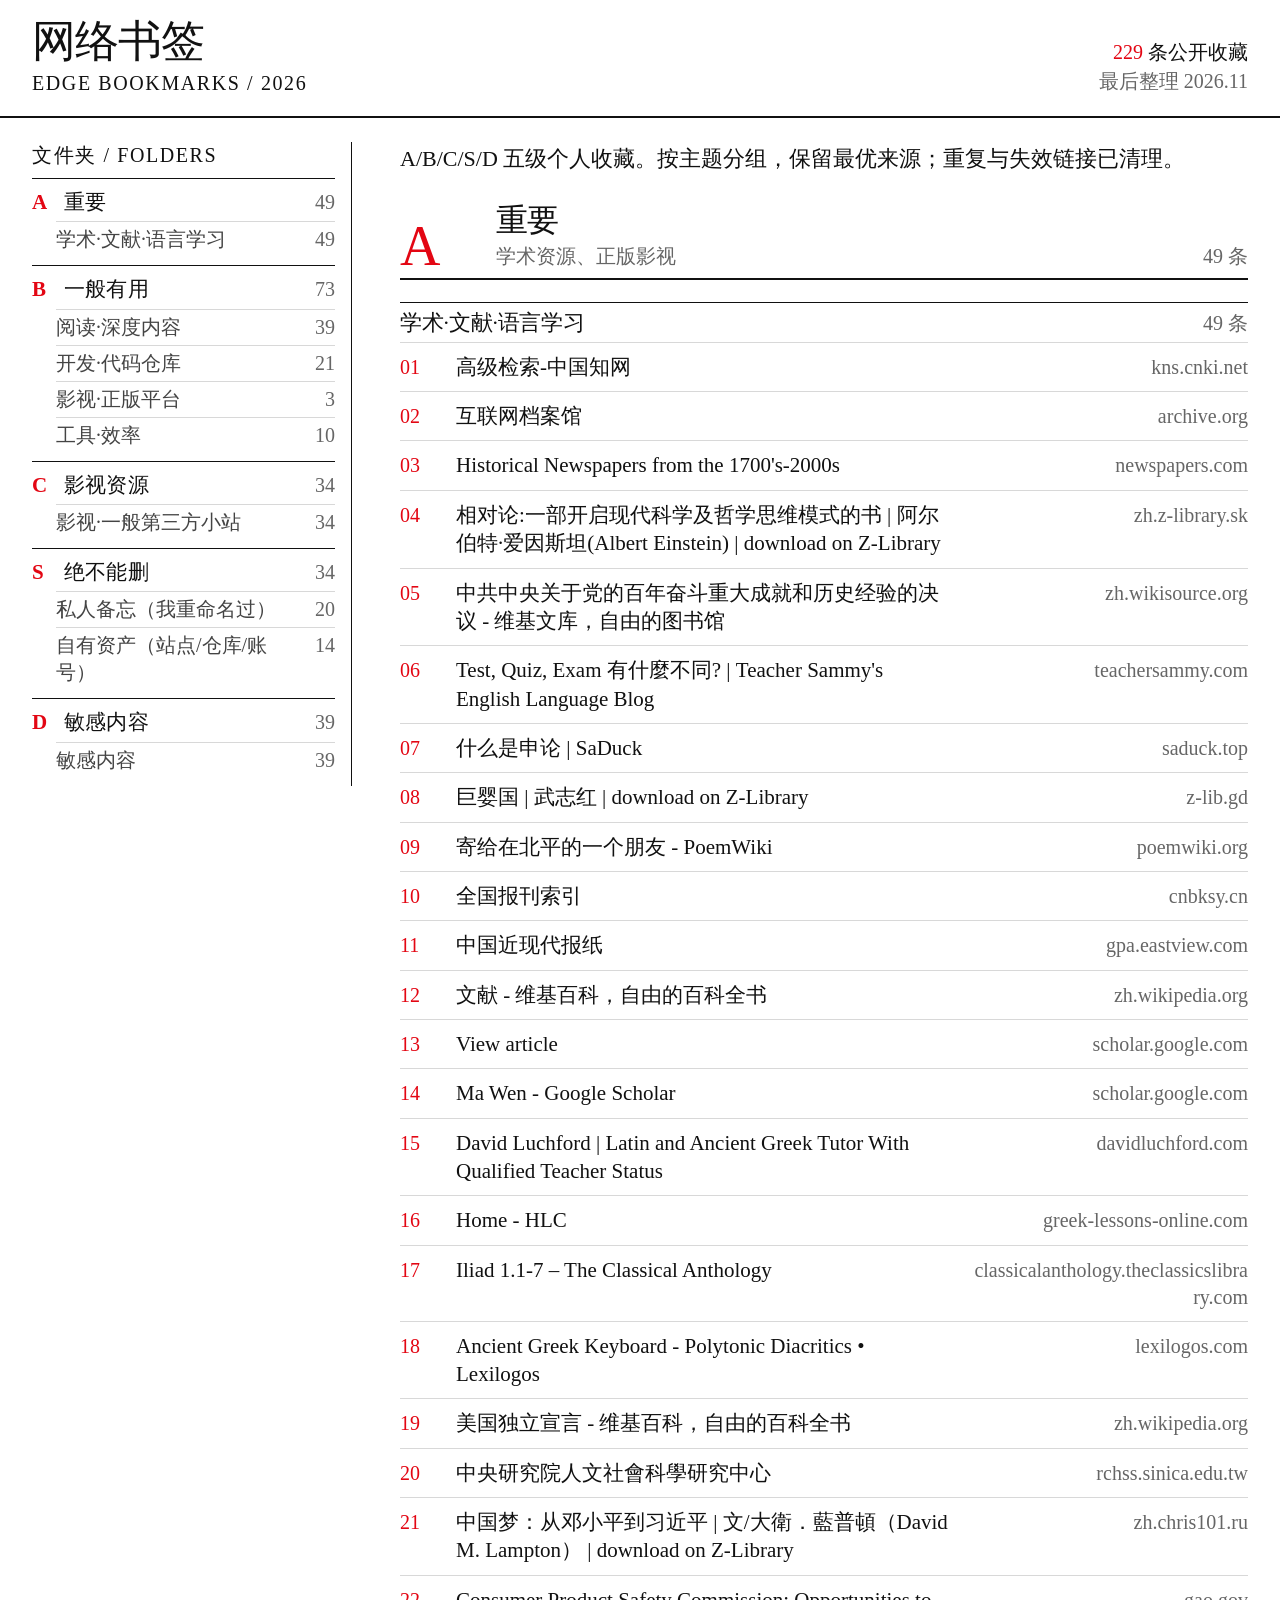
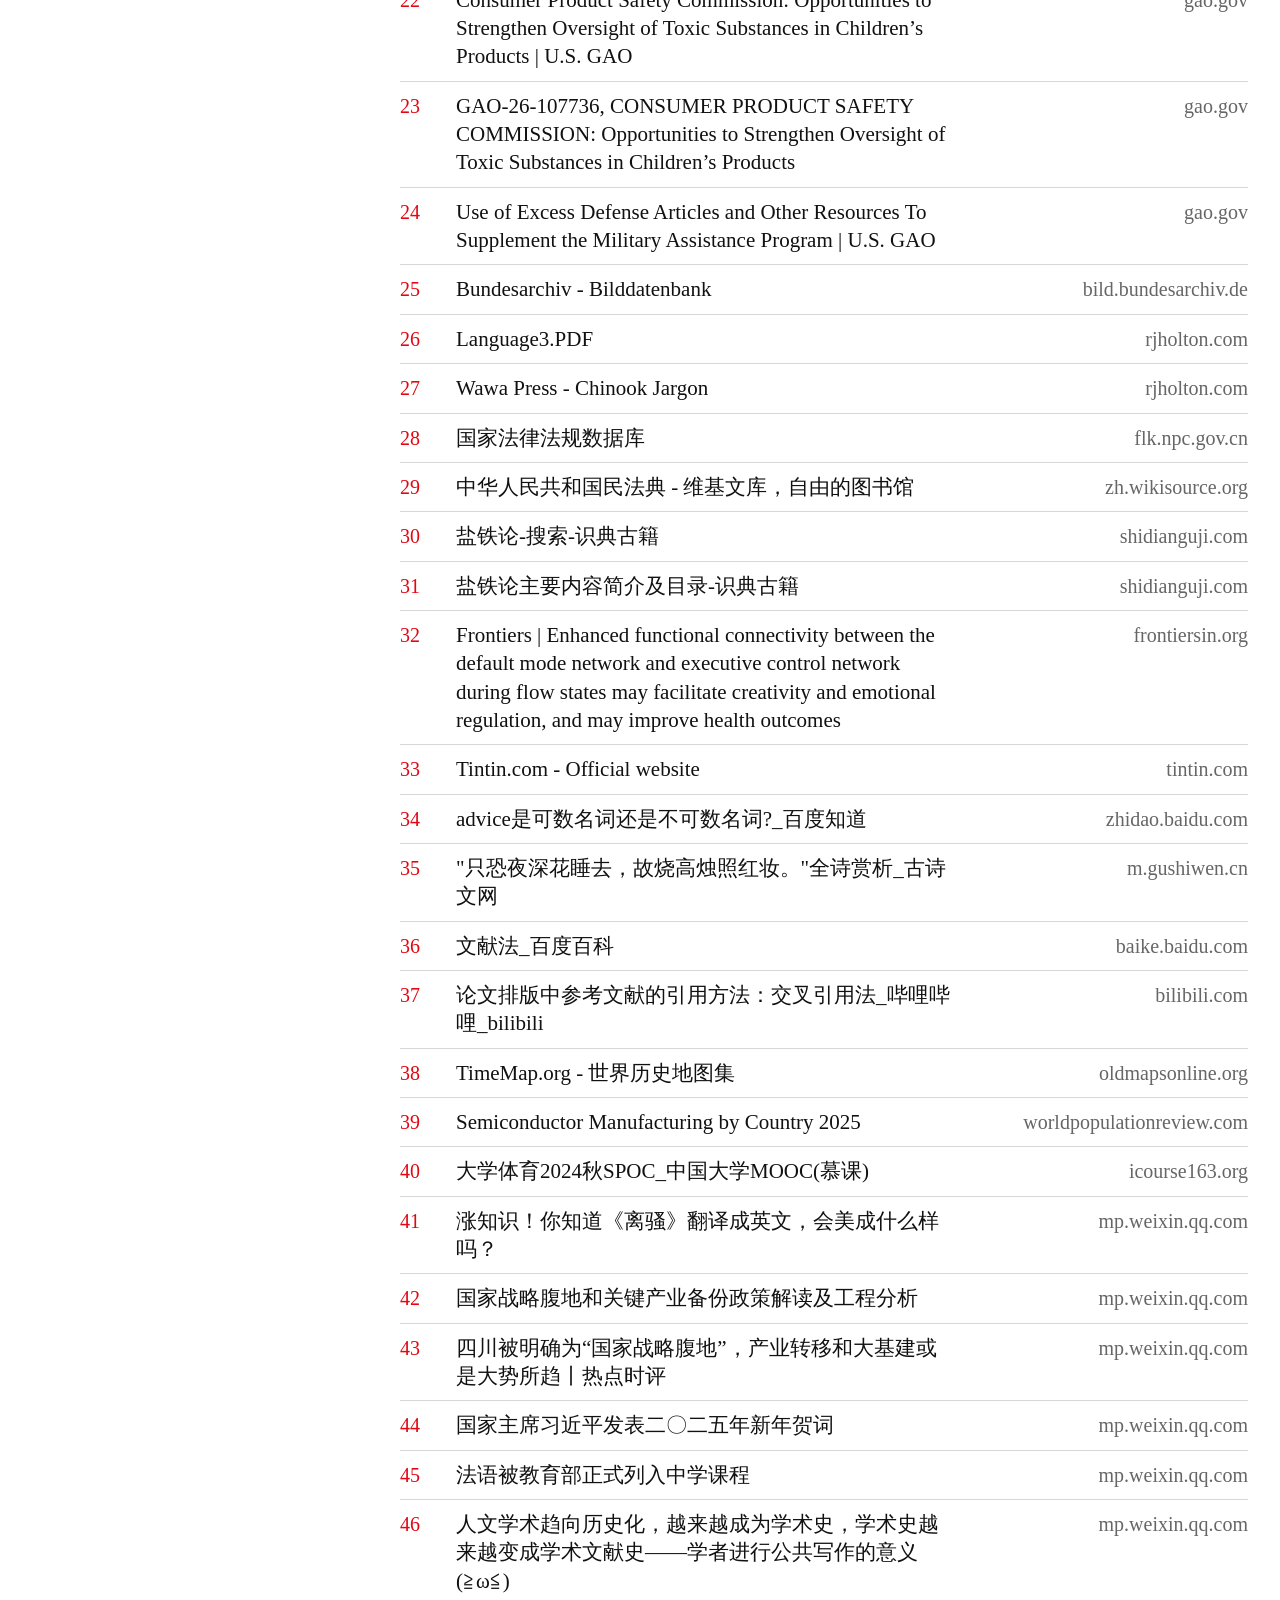
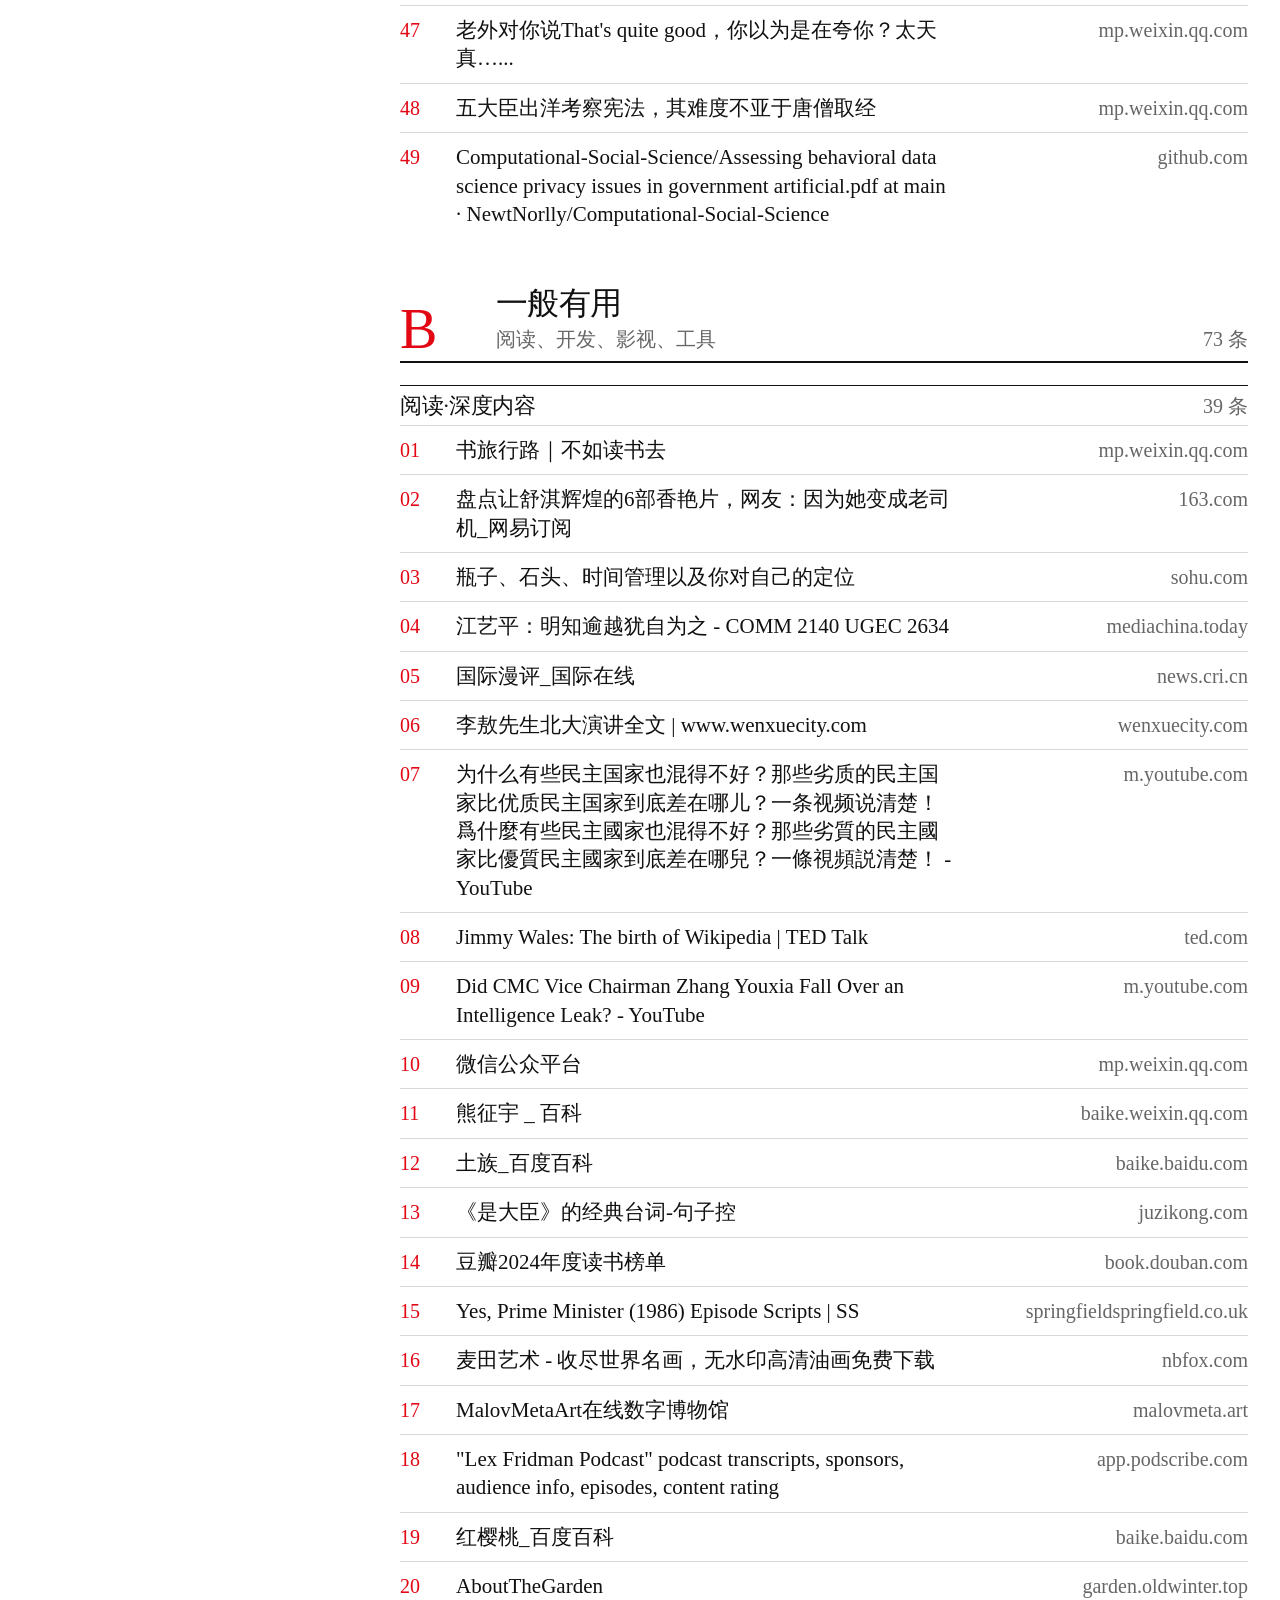
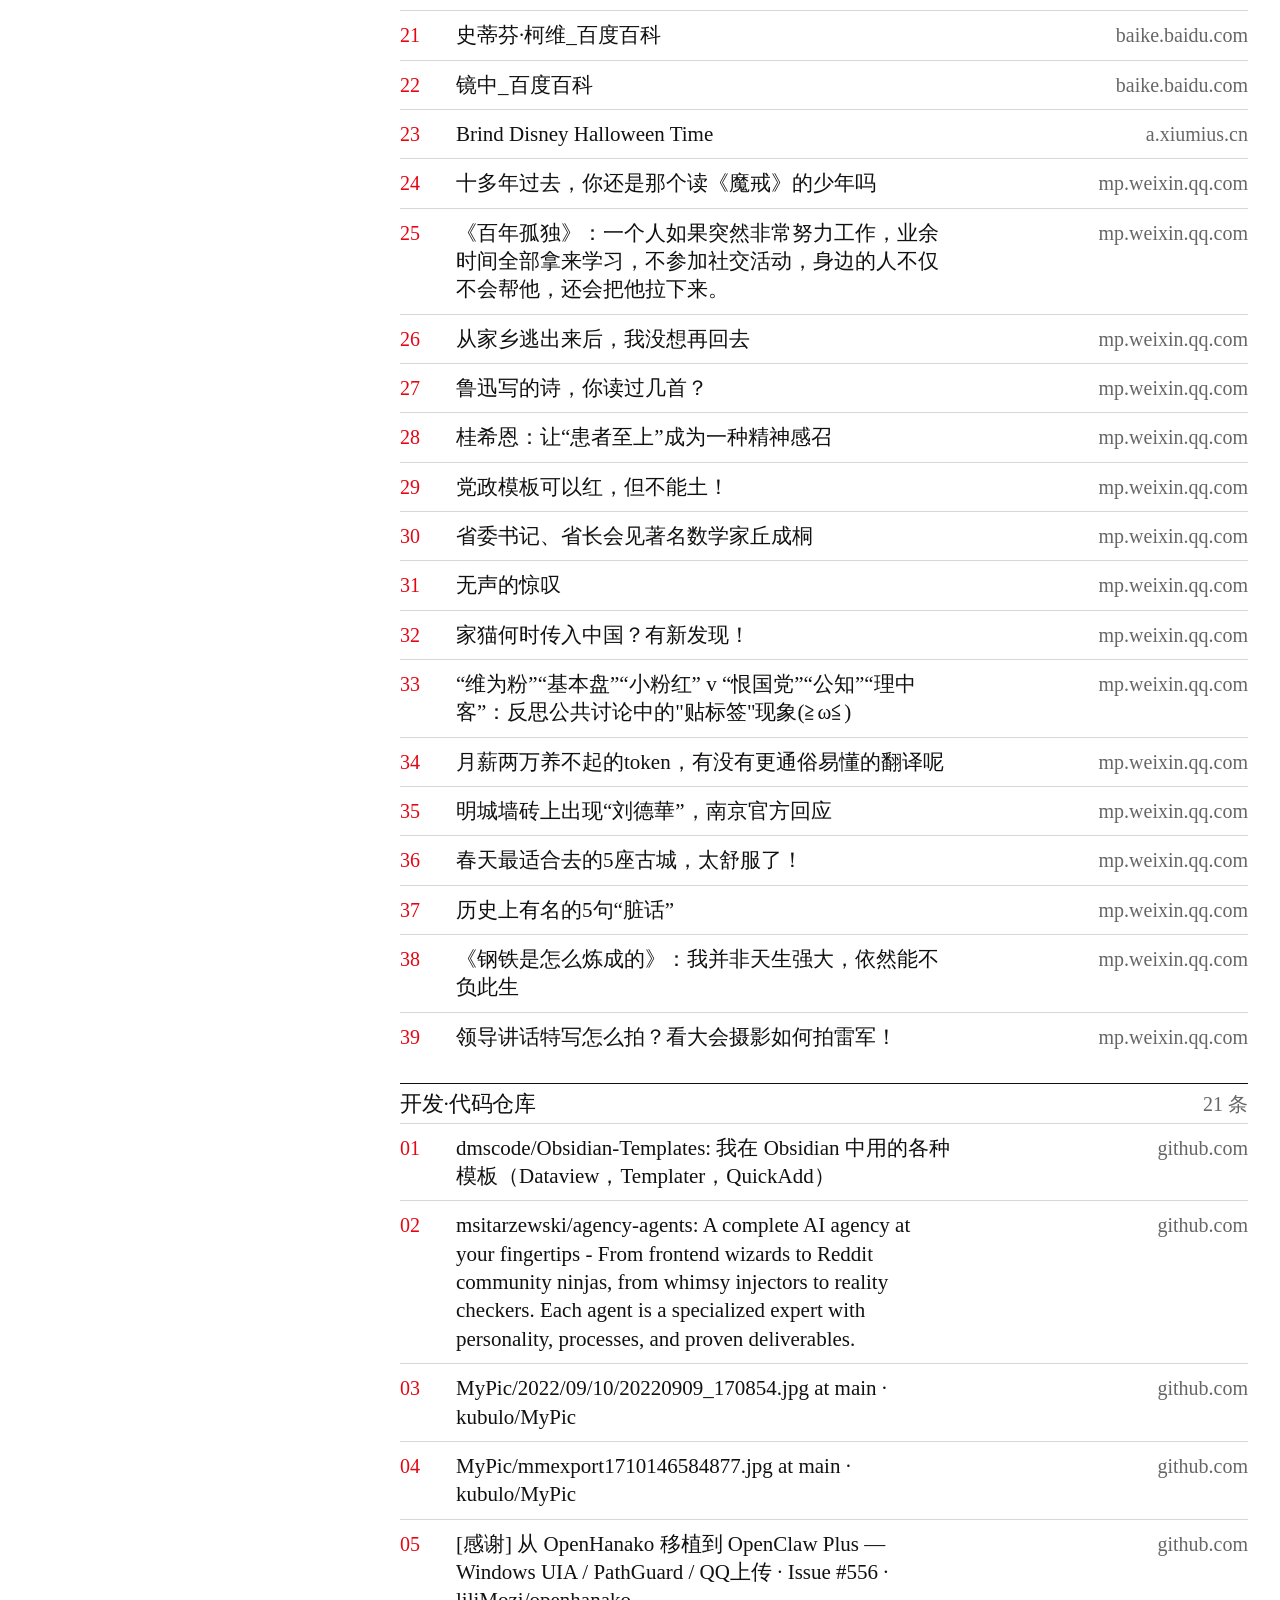
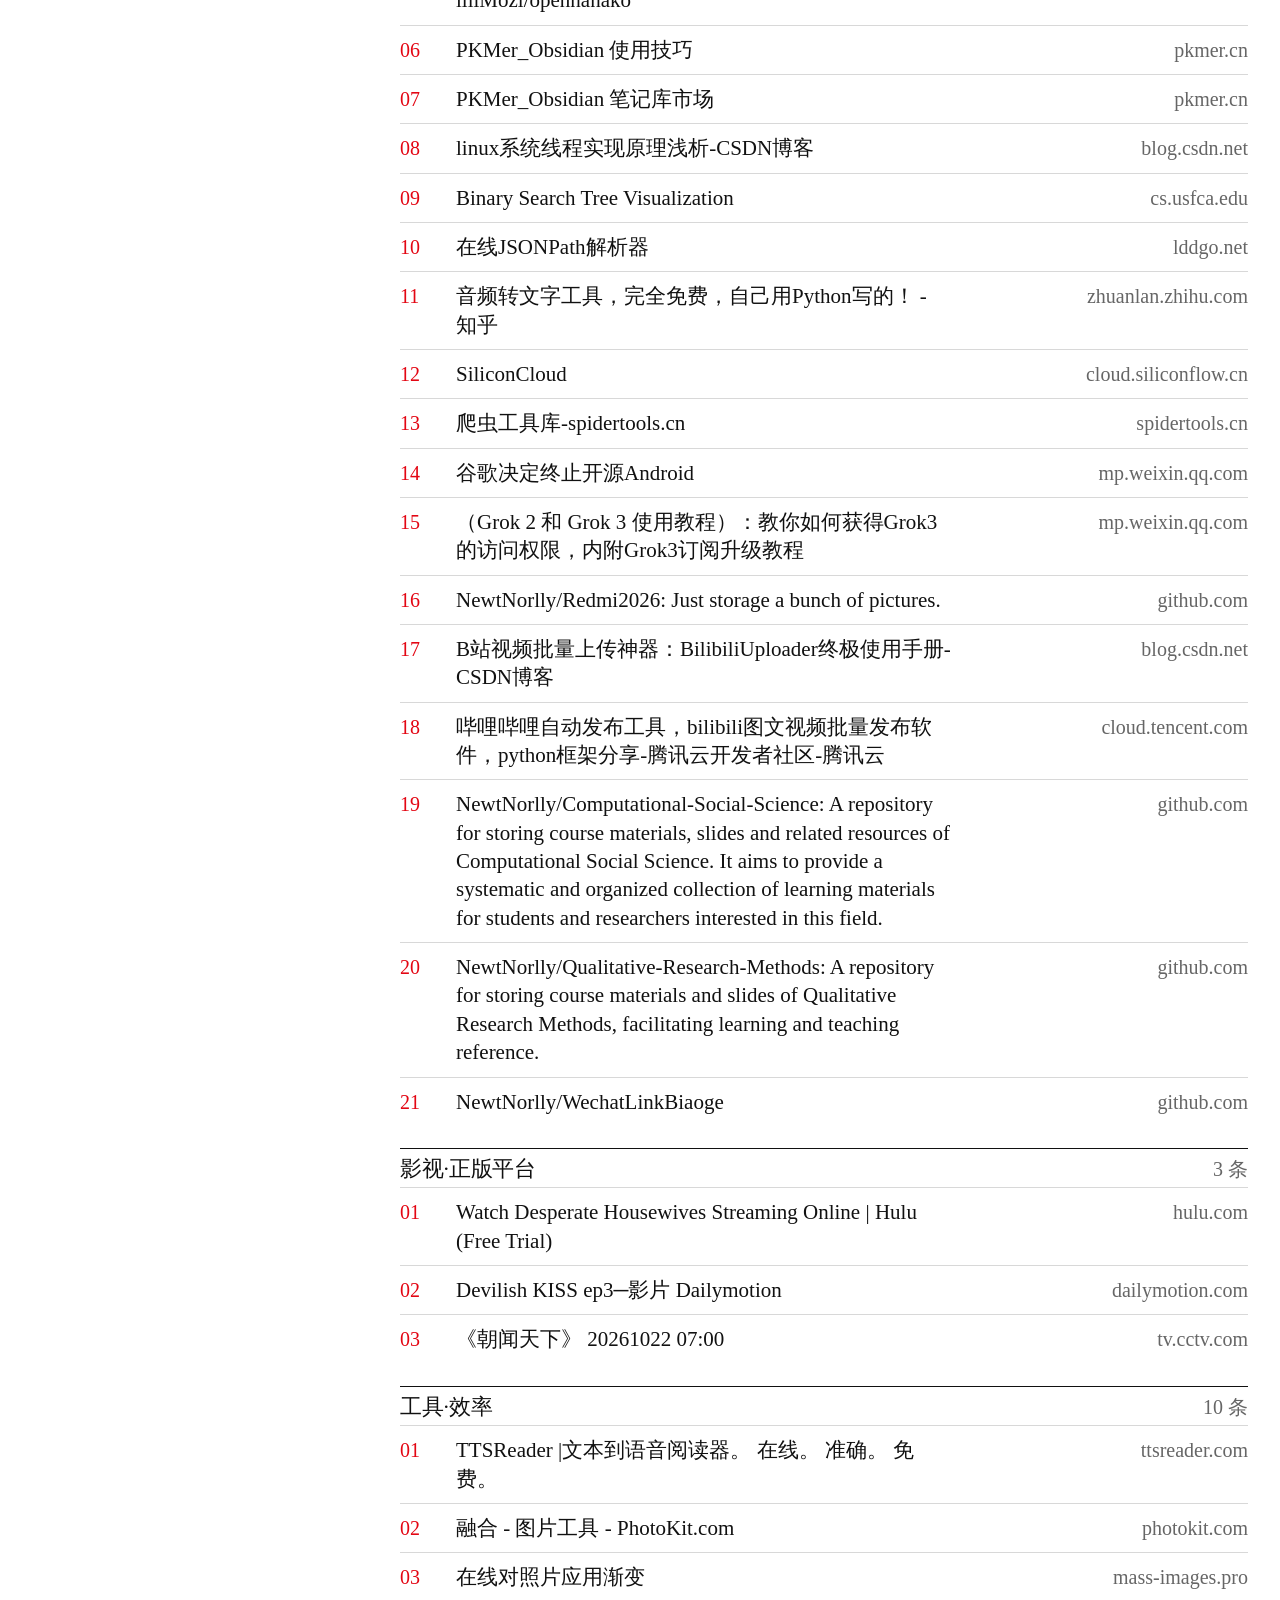
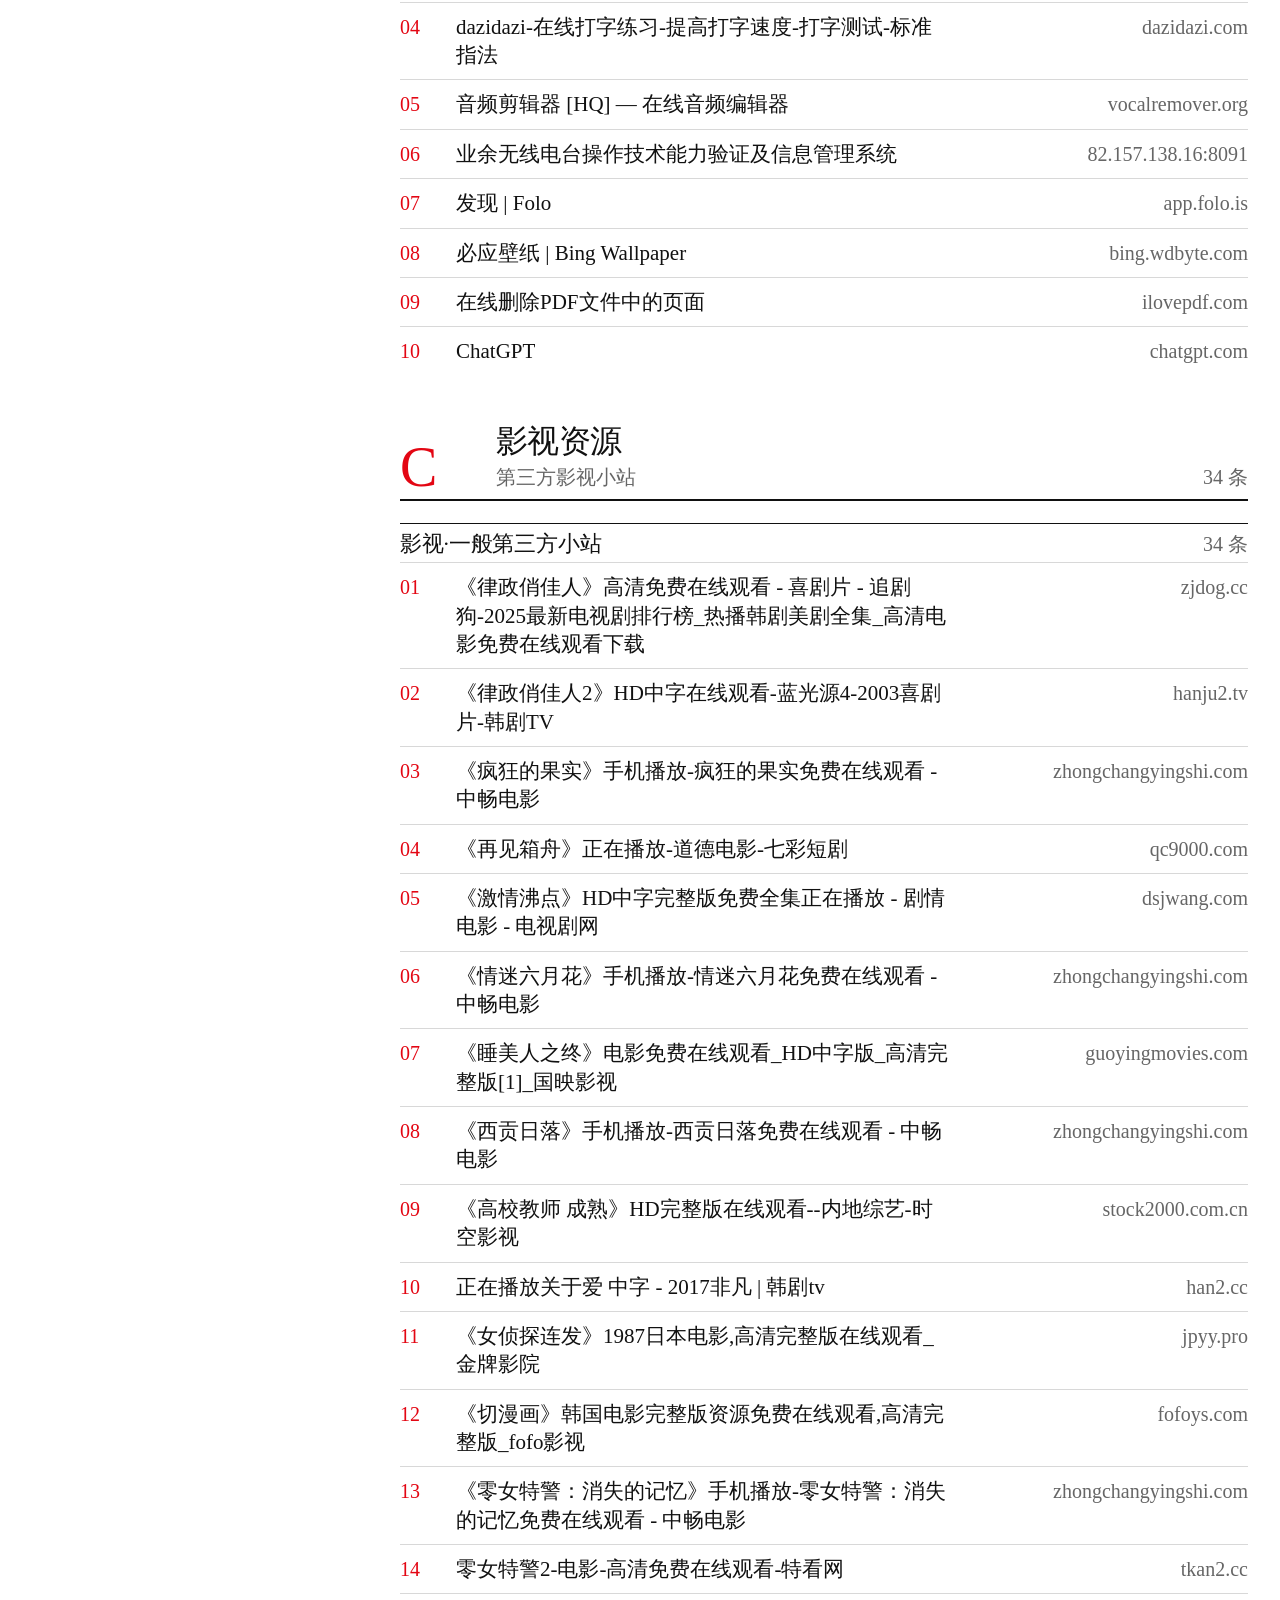
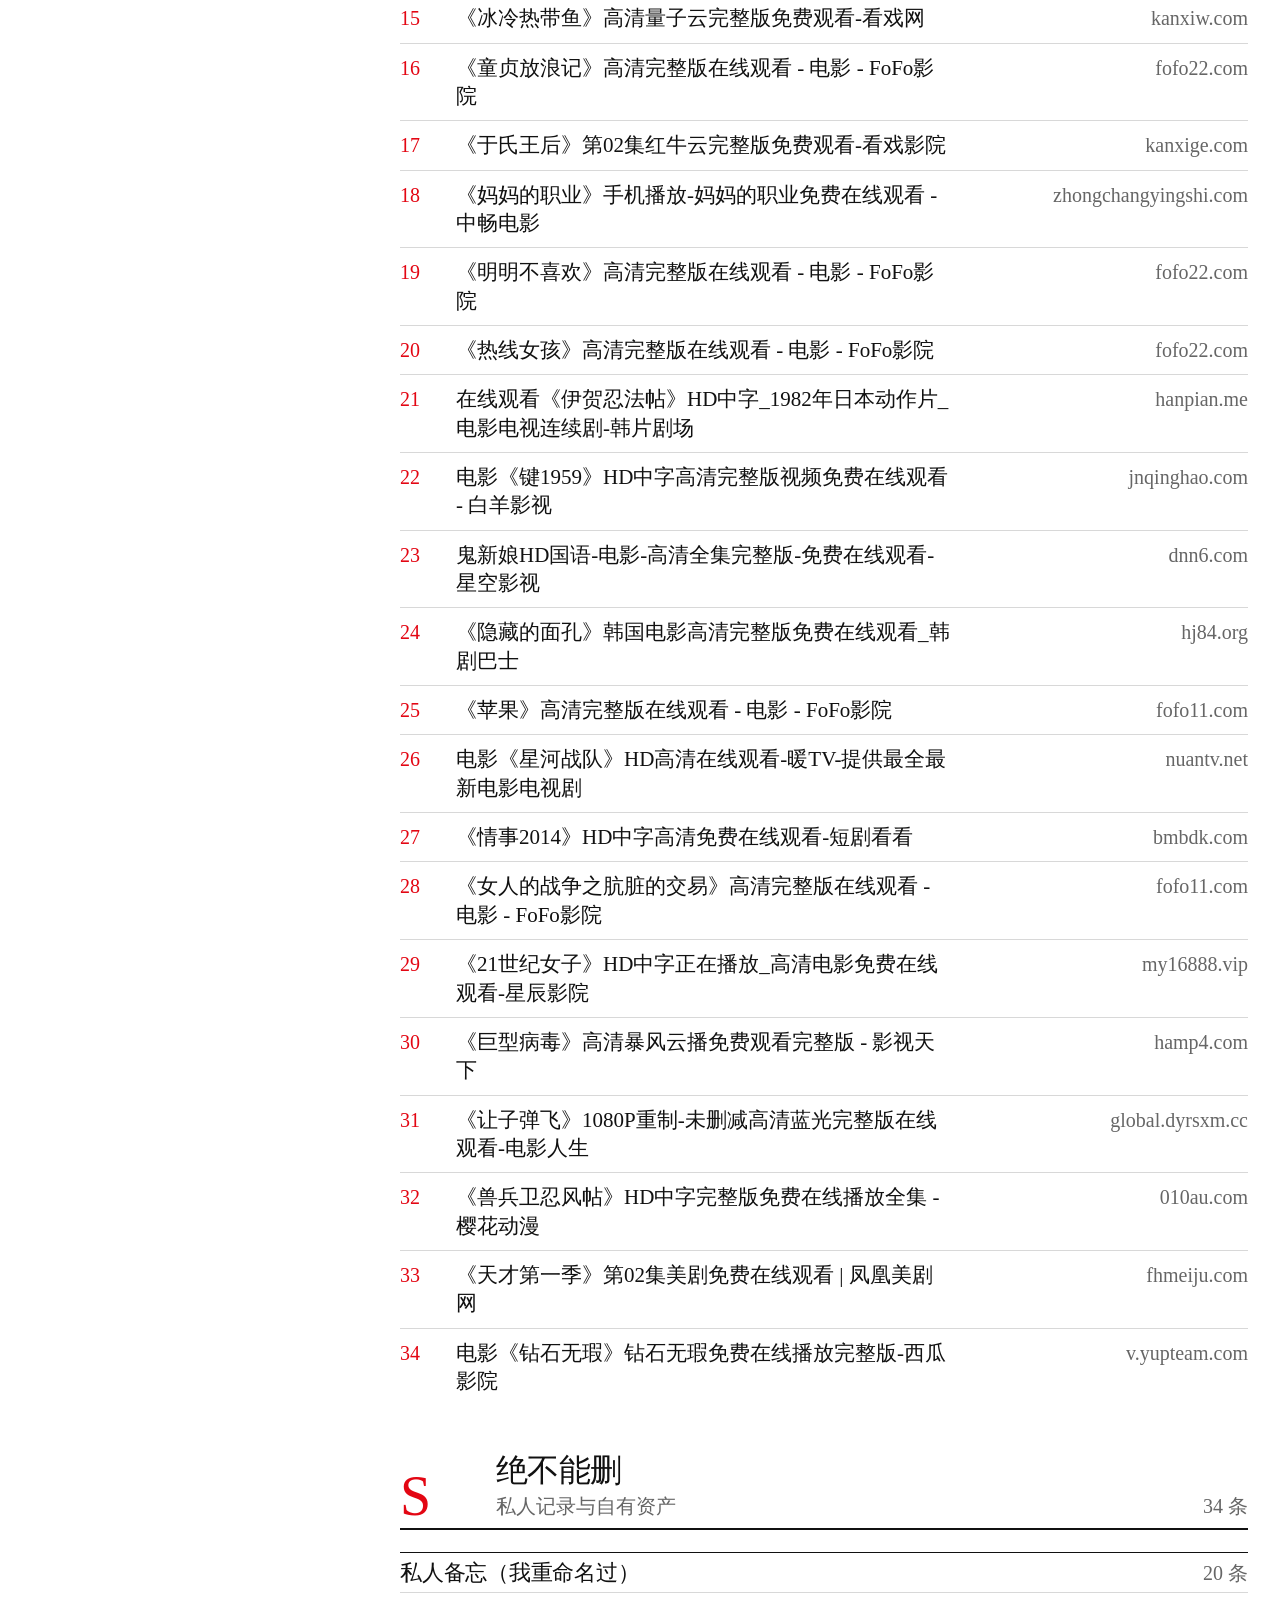
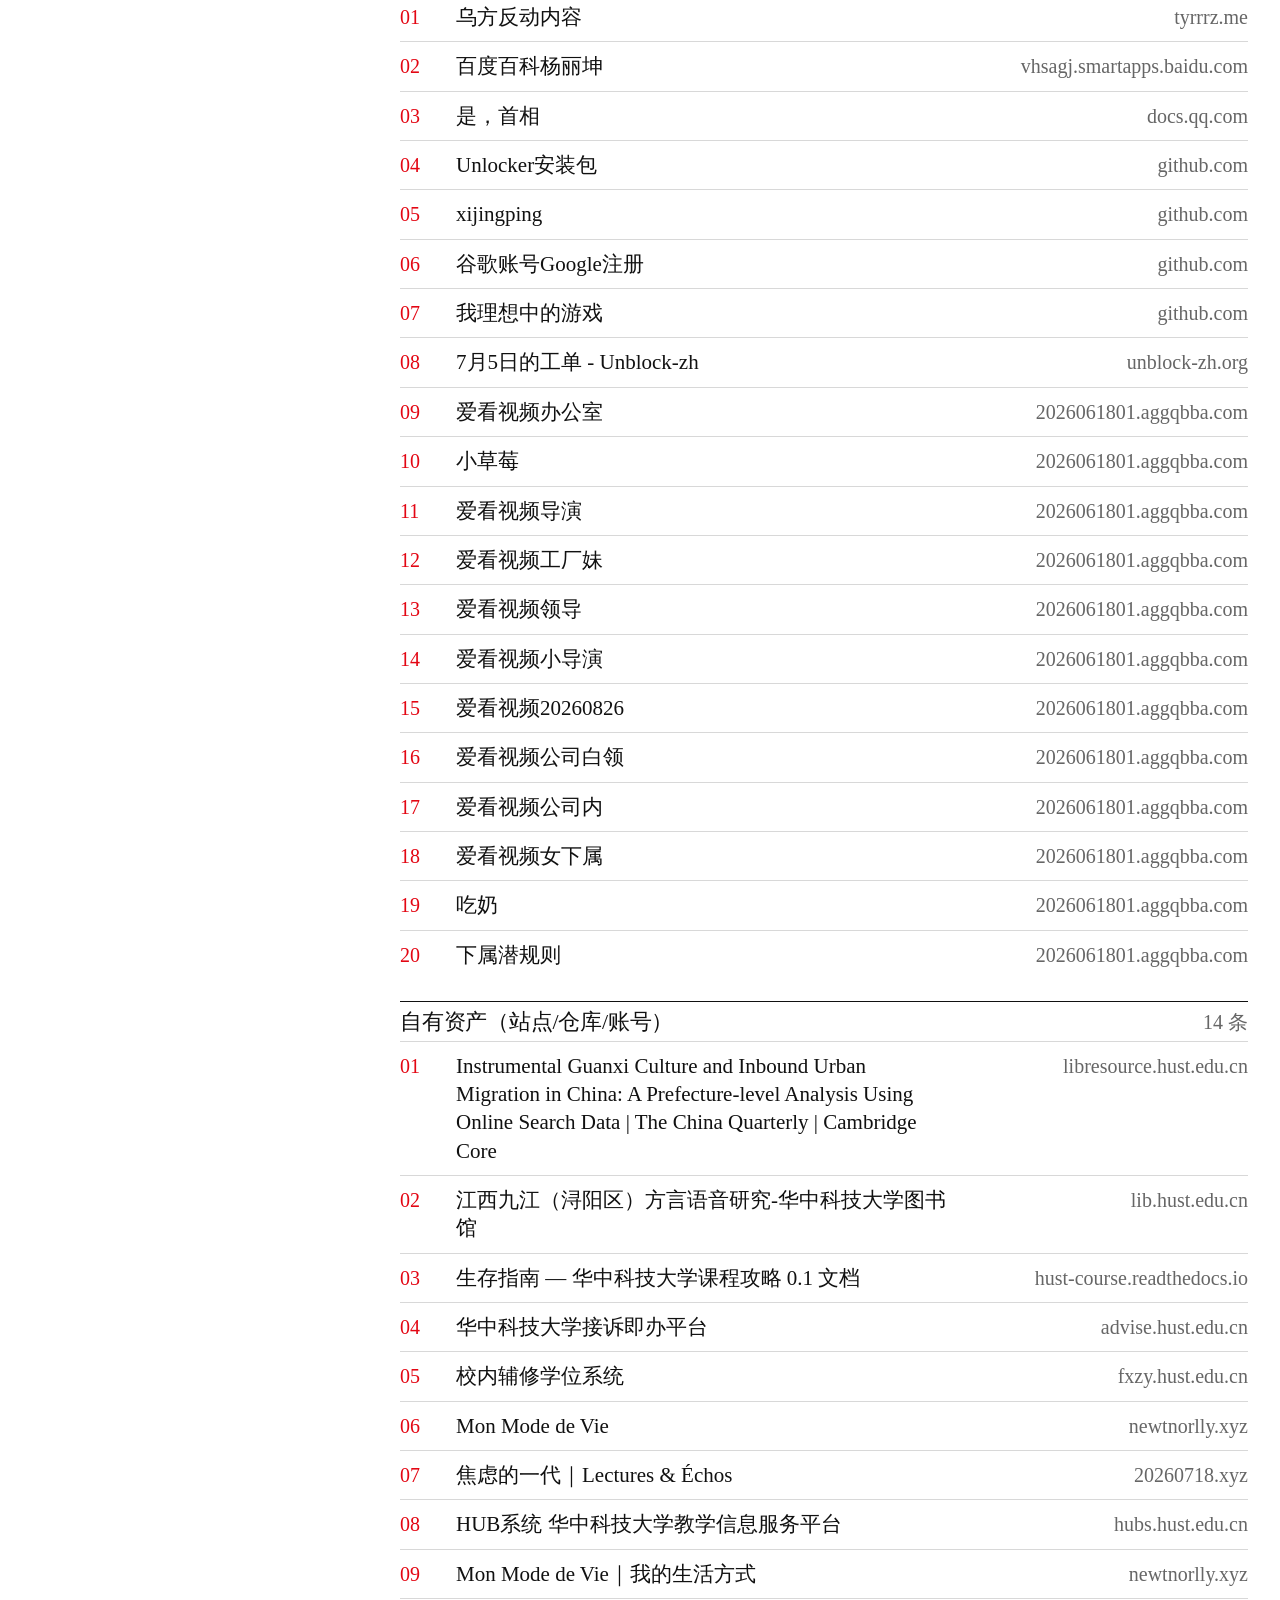
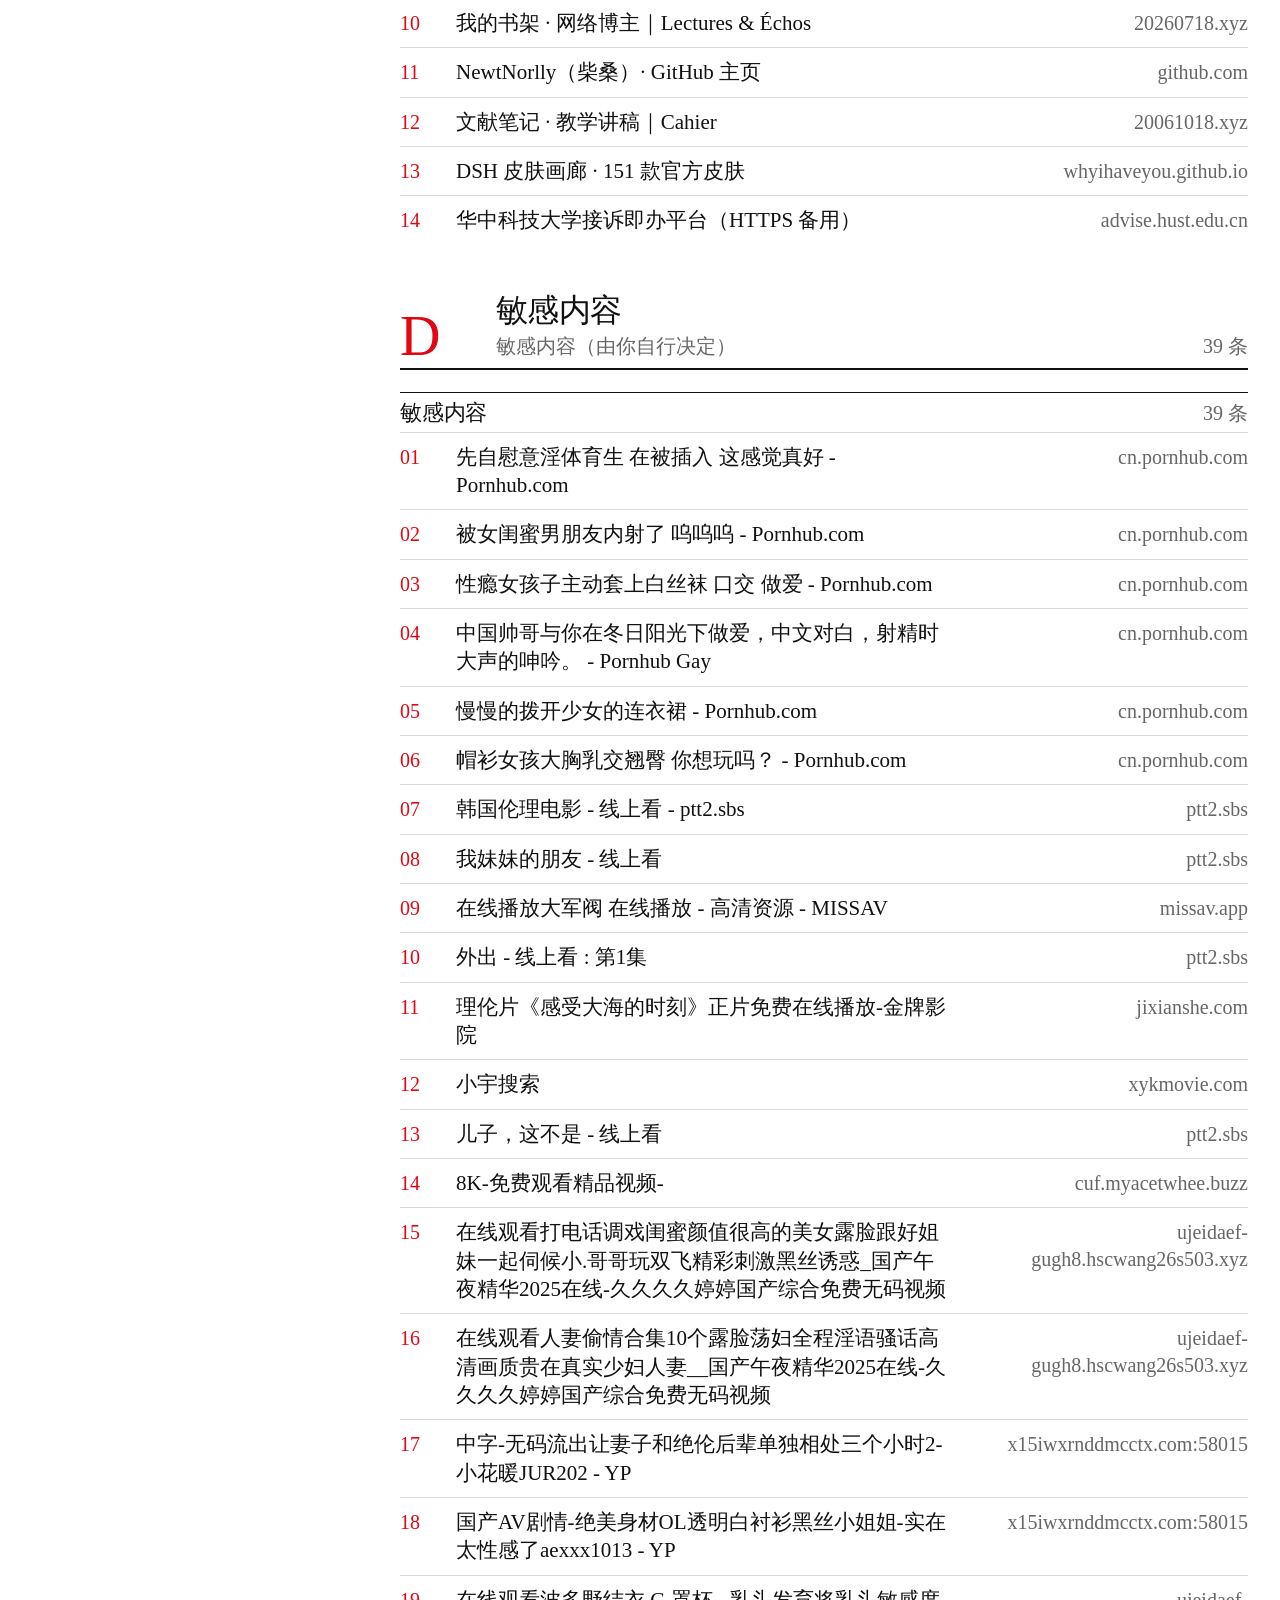
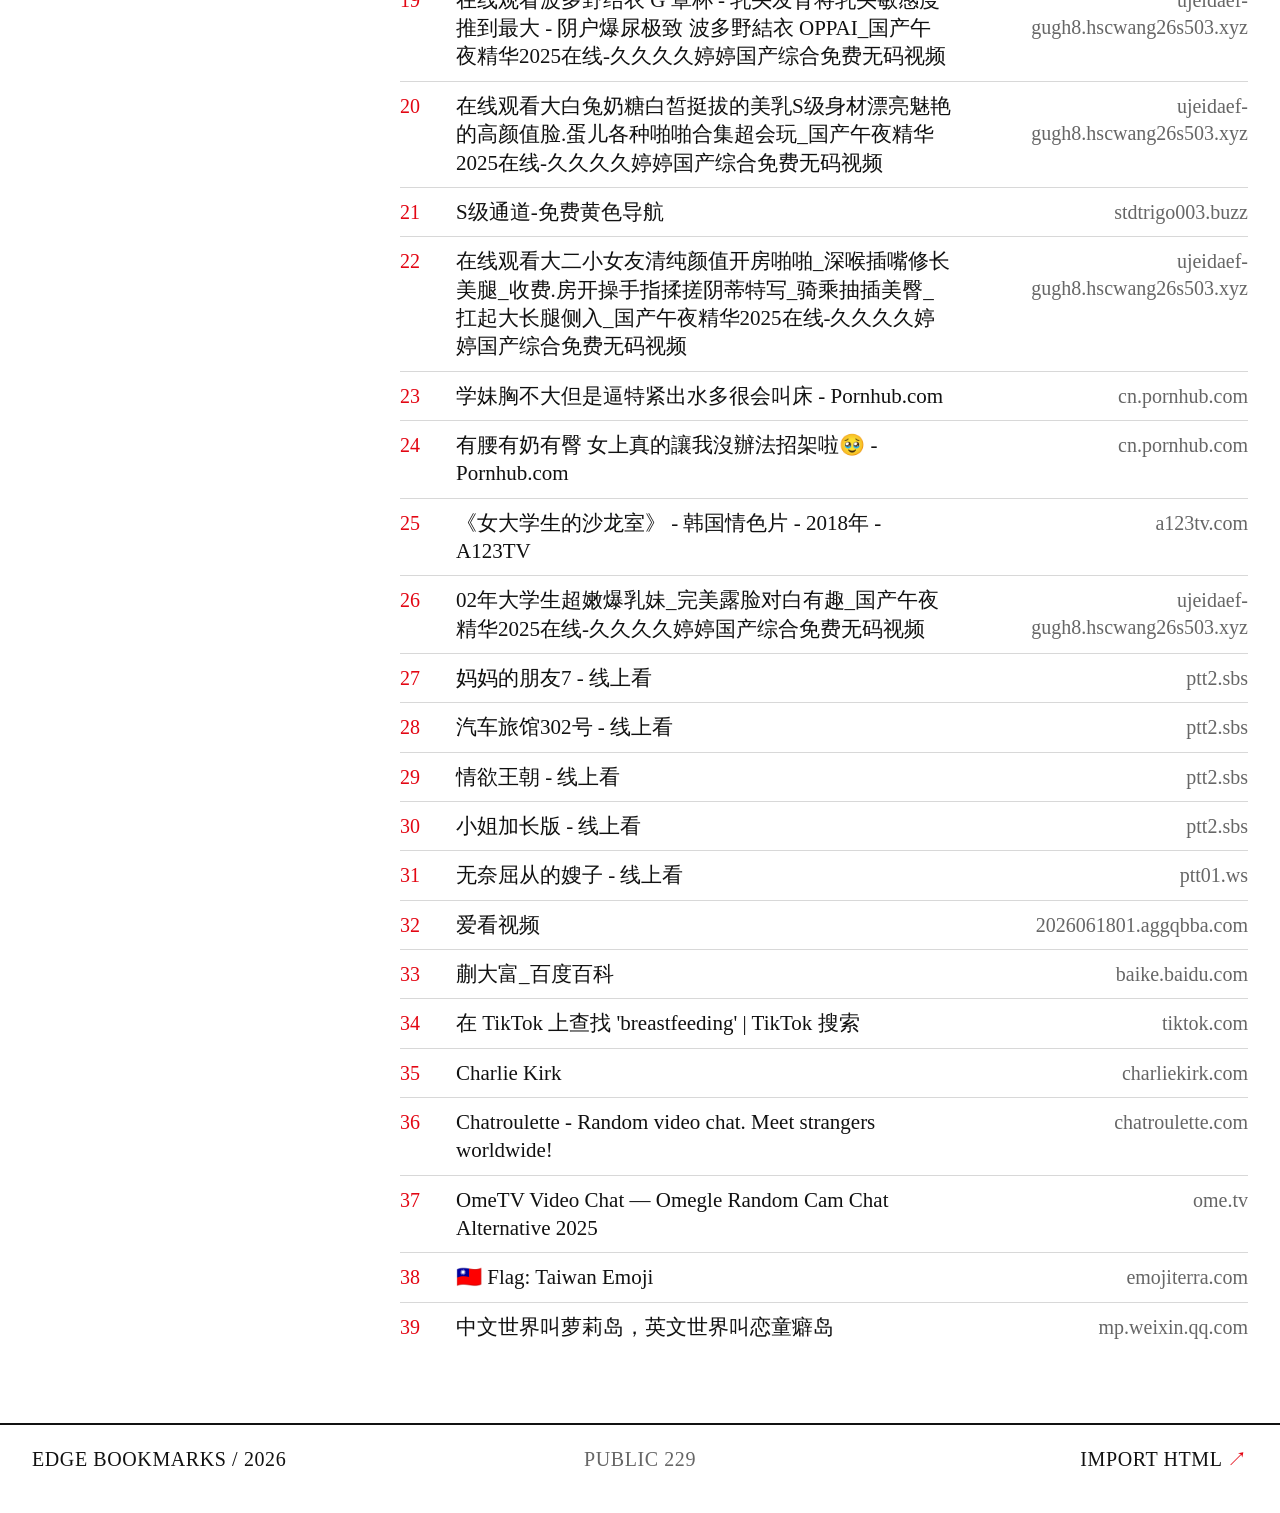
<file: site/index.html>
<!DOCTYPE html>
<html lang="zh-CN">
<head>
  <meta charset="utf-8">
  <meta name="viewport" content="width=device-width, initial-scale=1">
  <meta name="color-scheme" content="light">
  <meta name="theme-color" content="#ffffff">
  <meta name="robots" content="noindex, nofollow">
  <meta name="description" content="Edge Bookmarks — 229 条公开收藏的网络书签页。">
  <title>网络书签 / Edge Bookmarks</title>
  <link rel="icon" href="./favicon.svg" type="image/svg+xml">
  <link rel="stylesheet" href="./assets/styles.css">
</head>
<body>
  <header class="topbar">
    <div class="brand">
      <h1>网络书签</h1>
      <p>EDGE BOOKMARKS / 2026</p>
    </div>
    <div class="topbar-meta">
      <p><span class="red">229</span> 条公开收藏</p>
      <p>最后整理 2026.11</p>
    </div>
  </header>

  <div class="layout">
    <aside class="sidebar">
      <p class="sidebar-label">文件夹 / FOLDERS</p>
      <nav aria-label="书签文件夹">
        <div class="tree-level"><a class="tree-row" href="#level-a"><span class="tree-letter">A</span><span class="tree-name">重要</span><span class="tree-count">49</span></a><ul class="tree-cats"><li><a href="#cat-a-1">学术·文献·语言学习 <span>49</span></a></li></ul></div><div class="tree-level"><a class="tree-row" href="#level-b"><span class="tree-letter">B</span><span class="tree-name">一般有用</span><span class="tree-count">73</span></a><ul class="tree-cats"><li><a href="#cat-b-1">阅读·深度内容 <span>39</span></a></li><li><a href="#cat-b-2">开发·代码仓库 <span>21</span></a></li><li><a href="#cat-b-3">影视·正版平台 <span>3</span></a></li><li><a href="#cat-b-4">工具·效率 <span>10</span></a></li></ul></div><div class="tree-level"><a class="tree-row" href="#level-c"><span class="tree-letter">C</span><span class="tree-name">影视资源</span><span class="tree-count">34</span></a><ul class="tree-cats"><li><a href="#cat-c-1">影视·一般第三方小站 <span>34</span></a></li></ul></div><div class="tree-level"><a class="tree-row" href="#level-s"><span class="tree-letter">S</span><span class="tree-name">绝不能删</span><span class="tree-count">34</span></a><ul class="tree-cats"><li><a href="#cat-s-1">私人备忘（我重命名过） <span>20</span></a></li><li><a href="#cat-s-2">自有资产（站点/仓库/账号） <span>14</span></a></li></ul></div><div class="tree-level"><a class="tree-row" href="#level-d"><span class="tree-letter">D</span><span class="tree-name">敏感内容</span><span class="tree-count">39</span></a><ul class="tree-cats"><li><a href="#cat-d-1">敏感内容 <span>39</span></a></li></ul></div>
      </nav>
    </aside>

    <main class="content">
      <p class="lede">A/B/C/S/D 五级个人收藏。按主题分组，保留最优来源；重复与失效链接已清理。</p>
      <section class="level" id="level-a"><header class="level-head"><span class="level-letter" aria-hidden="true">A</span><div class="level-title"><h2>重要</h2><p>学术资源、正版影视</p></div><span class="level-count">49 条</span></header><div class="categories"><section class="category" id="cat-a-1"><header class="category-head"><h3>学术·文献·语言学习</h3><span>49 条</span></header><ol class="bookmarks"><li><a href="https://kns.cnki.net/kns8s/AdvSearch?classid=LSTPFY1C" target="_blank" rel="noopener noreferrer"><span class="num">01</span><span class="bm-title">高级检索-中国知网</span><span class="bm-domain">kns.cnki.net</span></a></li><li><a href="https://archive.org/" target="_blank" rel="noopener noreferrer"><span class="num">02</span><span class="bm-title">互联网档案馆</span><span class="bm-domain">archive.org</span></a></li><li><a href="https://www.newspapers.com/?utm_source=chatgpt.com" target="_blank" rel="noopener noreferrer"><span class="num">03</span><span class="bm-title">Historical Newspapers from the 1700's-2000s</span><span class="bm-domain">newspapers.com</span></a></li><li><a href="https://zh.z-library.sk/book/16800332/c4d58d/%E7%9B%B8%E5%AF%B9%E8%AE%BA%E4%B8%80%E9%83%A8%E5%BC%80%E5%90%AF%E7%8E%B0%E4%BB%A3%E7%A7%91%E5%AD%A6%E5%8F%8A%E5%93%B2%E5%AD%A6%E6%80%9D%E7%BB%B4%E6%A8%A1%E5%BC%8F%E7%9A%84%E4%B9%A6.html?dsource=recommend" target="_blank" rel="noopener noreferrer"><span class="num">04</span><span class="bm-title">相对论:一部开启现代科学及哲学思维模式的书 | 阿尔伯特·爱因斯坦(Albert Einstein) | download on Z-Library</span><span class="bm-domain">zh.z-library.sk</span></a></li><li><a href="https://zh.wikisource.org/wiki/%E4%B8%AD%E5%85%B1%E4%B8%AD%E5%A4%AE%E5%85%B3%E4%BA%8E%E5%85%9A%E7%9A%84%E7%99%BE%E5%B9%B4%E5%A5%8B%E6%96%97%E9%87%8D%E5%A4%A7%E6%88%90%E5%B0%B1%E5%92%8C%E5%8E%86%E5%8F%B2%E7%BB%8F%E9%AA%8C%E7%9A%84%E5%86%B3%E8%AE%AE" target="_blank" rel="noopener noreferrer"><span class="num">05</span><span class="bm-title">中共中央关于党的百年奋斗重大成就和历史经验的决议 - 维基文库，自由的图书馆</span><span class="bm-domain">zh.wikisource.org</span></a></li><li><a href="https://www.teachersammy.com/blog/difference-between-english-words-test-quiz-exam/" target="_blank" rel="noopener noreferrer"><span class="num">06</span><span class="bm-title">Test, Quiz, Exam 有什麼不同? | Teacher Sammy's English Language Blog</span><span class="bm-domain">teachersammy.com</span></a></li><li><a href="https://saduck.top/%E7%94%B3%E8%AE%BA/%E4%BB%80%E4%B9%88%E6%98%AF%E7%94%B3%E8%AE%BA.html" target="_blank" rel="noopener noreferrer"><span class="num">07</span><span class="bm-title">什么是申论 | SaDuck</span><span class="bm-domain">saduck.top</span></a></li><li><a href="https://z-lib.gd/book/3594293/95c251/%E5%B7%A8%E5%A9%B4%E5%9B%BD.html" target="_blank" rel="noopener noreferrer"><span class="num">08</span><span class="bm-title">巨婴国 | 武志红 | download on Z-Library</span><span class="bm-domain">z-lib.gd</span></a></li><li><a href="https://poemwiki.org/p/ODAzOTc1NzU3NTcwMDI3" target="_blank" rel="noopener noreferrer"><span class="num">09</span><span class="bm-title">寄给在北平的一个朋友 - PoemWiki</span><span class="bm-domain">poemwiki.org</span></a></li><li><a href="https://www.cnbksy.cn/" target="_blank" rel="noopener noreferrer"><span class="num">10</span><span class="bm-title">全国报刊索引</span><span class="bm-domain">cnbksy.cn</span></a></li><li><a href="https://gpa.eastview.com/" target="_blank" rel="noopener noreferrer"><span class="num">11</span><span class="bm-title">中国近现代报纸</span><span class="bm-domain">gpa.eastview.com</span></a></li><li><a href="https://zh.wikipedia.org/wiki/%E6%96%87%E7%8C%AE" target="_blank" rel="noopener noreferrer"><span class="num">12</span><span class="bm-title">文献 - 维基百科，自由的百科全书</span><span class="bm-domain">zh.wikipedia.org</span></a></li><li><a href="https://scholar.google.com/citations?view_op=view_citation&amp;hl=en&amp;user=rb4PCCYAAAAJ&amp;citation_for_view=rb4PCCYAAAAJ:ufrVoPGSRksC" target="_blank" rel="noopener noreferrer"><span class="num">13</span><span class="bm-title">View article</span><span class="bm-domain">scholar.google.com</span></a></li><li><a href="https://scholar.google.com/citations?user=rb4PCCYAAAAJ&amp;hl=en" target="_blank" rel="noopener noreferrer"><span class="num">14</span><span class="bm-title">‪Ma Wen‬ - ‪Google Scholar‬</span><span class="bm-domain">scholar.google.com</span></a></li><li><a href="https://www.davidluchford.com/" target="_blank" rel="noopener noreferrer"><span class="num">15</span><span class="bm-title">David Luchford | Latin and Ancient Greek Tutor With Qualified Teacher Status</span><span class="bm-domain">davidluchford.com</span></a></li><li><a href="https://www.greek-lessons-online.com/en/" target="_blank" rel="noopener noreferrer"><span class="num">16</span><span class="bm-title">Home - HLC</span><span class="bm-domain">greek-lessons-online.com</span></a></li><li><a href="https://classicalanthology.theclassicslibrary.com/2012/05/30/iliad-1-1-7/" target="_blank" rel="noopener noreferrer"><span class="num">17</span><span class="bm-title">Iliad 1.1-7 – The Classical Anthology</span><span class="bm-domain">classicalanthology.theclassicslibrary.com</span></a></li><li><a href="https://www.lexilogos.com/keyboard/greek_ancient.htm" target="_blank" rel="noopener noreferrer"><span class="num">18</span><span class="bm-title">Ancient Greek Keyboard - Polytonic Diacritics • Lexilogos</span><span class="bm-domain">lexilogos.com</span></a></li><li><a href="https://zh.wikipedia.org/wiki/%E7%BE%8E%E5%9C%8B%E7%8D%A8%E7%AB%8B%E5%AE%A3%E8%A8%80" target="_blank" rel="noopener noreferrer"><span class="num">19</span><span class="bm-title">美国独立宣言 - 维基百科，自由的百科全书</span><span class="bm-domain">zh.wikipedia.org</span></a></li><li><a href="https://www.rchss.sinica.edu.tw/main" target="_blank" rel="noopener noreferrer"><span class="num">20</span><span class="bm-title">中央研究院人文社會科學研究中心</span><span class="bm-domain">rchss.sinica.edu.tw</span></a></li><li><a href="https://zh.chris101.ru/book/17525986/0e3dbb/%E4%B8%AD%E5%9B%BD%E6%A2%A6%E4%BB%8E%E9%82%93%E5%B0%8F%E5%B9%B3%E5%88%B0%E4%B9%A0%E8%BF%91%E5%B9%B3.html" target="_blank" rel="noopener noreferrer"><span class="num">21</span><span class="bm-title">中国梦：从邓小平到习近平 | 文/大衛．藍普頓（David M. Lampton） | download on Z-Library</span><span class="bm-domain">zh.chris101.ru</span></a></li><li><a href="https://www.gao.gov/products/gao-26-107736" target="_blank" rel="noopener noreferrer"><span class="num">22</span><span class="bm-title">Consumer Product Safety Commission: Opportunities to Strengthen Oversight of Toxic Substances in Children’s Products | U.S. GAO</span><span class="bm-domain">gao.gov</span></a></li><li><a href="https://www.gao.gov/assets/gao-26-107736.pdf" target="_blank" rel="noopener noreferrer"><span class="num">23</span><span class="bm-title">GAO-26-107736, CONSUMER PRODUCT SAFETY COMMISSION: Opportunities to Strengthen Oversight of Toxic Substances in Children’s Products</span><span class="bm-domain">gao.gov</span></a></li><li><a href="https://www.gao.gov/products/b-163742-3" target="_blank" rel="noopener noreferrer"><span class="num">24</span><span class="bm-title">Use of Excess Defense Articles and Other Resources To Supplement the Military Assistance Program | U.S. GAO</span><span class="bm-domain">gao.gov</span></a></li><li><a href="https://www.bild.bundesarchiv.de/dba/de/search/?yearfrom=1938&amp;yearto=1939&amp;query=tibet" target="_blank" rel="noopener noreferrer"><span class="num">25</span><span class="bm-title">Bundesarchiv - Bilddatenbank</span><span class="bm-domain">bild.bundesarchiv.de</span></a></li><li><a href="https://rjholton.com/PDFs/Language3.PDF" target="_blank" rel="noopener noreferrer"><span class="num">26</span><span class="bm-title">Language3.PDF</span><span class="bm-domain">rjholton.com</span></a></li><li><a href="https://rjholton.com/" target="_blank" rel="noopener noreferrer"><span class="num">27</span><span class="bm-title">Wawa Press - Chinook Jargon</span><span class="bm-domain">rjholton.com</span></a></li><li><a href="https://flk.npc.gov.cn/index" target="_blank" rel="noopener noreferrer"><span class="num">28</span><span class="bm-title">国家法律法规数据库</span><span class="bm-domain">flk.npc.gov.cn</span></a></li><li><a href="https://zh.wikisource.org/wiki/%E4%B8%AD%E5%8D%8E%E4%BA%BA%E6%B0%91%E5%85%B1%E5%92%8C%E5%9B%BD%E6%B0%91%E6%B3%95%E5%85%B8" target="_blank" rel="noopener noreferrer"><span class="num">29</span><span class="bm-title">中华人民共和国民法典 - 维基文库，自由的图书馆</span><span class="bm-domain">zh.wikisource.org</span></a></li><li><a href="https://www.shidianguji.com/search/%E7%9B%90%E9%93%81%E8%AE%BA?page_from=home_page" target="_blank" rel="noopener noreferrer"><span class="num">30</span><span class="bm-title">盐铁论-搜索-识典古籍</span><span class="bm-domain">shidianguji.com</span></a></li><li><a href="https://www.shidianguji.com/book/SBCK055/chapter/SBCK055_1?page_from=searching_page&amp;version=36" target="_blank" rel="noopener noreferrer"><span class="num">31</span><span class="bm-title">盐铁论主要内容简介及目录-识典古籍</span><span class="bm-domain">shidianguji.com</span></a></li><li><a href="https://www.frontiersin.org/journals/behavioral-neuroscience/articles/10.3389/fnbeh.2025.1690499/full" target="_blank" rel="noopener noreferrer"><span class="num">32</span><span class="bm-title">Frontiers | Enhanced functional connectivity between the default mode network and executive control network during flow states may facilitate creativity and emotional regulation, and may improve health outcomes</span><span class="bm-domain">frontiersin.org</span></a></li><li><a href="https://www.tintin.com/zh" target="_blank" rel="noopener noreferrer"><span class="num">33</span><span class="bm-title">Tintin.com - Official website</span><span class="bm-domain">tintin.com</span></a></li><li><a href="https://zhidao.baidu.com/question/1391003166654863140.html#:~:text=advice%20%EF%BC%88%E5%BF%A0%E5%91%8A%EF%BC%8F%E5%BB%BA%E8%AE%AE%EF%BC%89%E6%98%AF%20%E4%B8%8D%E5%8F%AF%E6%95%B0%E5%90%8D%E8%AF%8D%EF%BC%8C%E6%B2%A1%E6%9C%89%E5%A4%8D%E6%95%B0%E5%BD%A2%E5%BC%8Fadvices%EF%BC%8C%E4%B9%9F%E4%B8%8D%E5%8F%AF%E5%9C%A8%E5%85%B6%E5%89%8D%E7%94%A8%20%E4%B8%8D%E5%AE%9A%E5%86%A0%E8%AF%8D%E3%80%82%20%E8%A6%81%E8%A1%A8%E8%BE%BE%E6%B1%89%E8%AF%AD%E7%9A%84%EF%BC%82%E4%B8%80%E6%9D%A1%E5%BB%BA%E8%AE%AE%EF%BC%8F%E5%BF%A0%E5%91%8A%EF%BC%82%EF%BC%8C%E8%8B%B1%E8%AF%AD%E5%8F%AF%E4%BB%A5%E8%AF%B4%EF%BC%9Aa%20piece%20of%20advice%2C,advice%20%E5%81%B6%E5%B0%94%E4%B9%9F%E4%BD%9C%E5%8F%AF%E6%95%B0%E5%90%8D%E8%AF%8D%E5%A4%8D%E6%95%B0%EF%BC%8C%E6%84%8F%E4%B8%BA%E6%B6%88%E6%81%AF%E3%80%81%E4%BF%A1%E6%81%AF%20%28%E7%B1%BB%E4%BC%BCnews%29%E3%80%82%20%E5%A6%82%20fresh%20advices%20from%20China%E6%9D%A5%E8%87%AA%E4%B8%AD%E5%9B%BD%E7%9A%84%E6%96%B0%E6%B6%88%E6%81%AF%E3%80%82" target="_blank" rel="noopener noreferrer"><span class="num">34</span><span class="bm-title">advice是可数名词还是不可数名词?_百度知道</span><span class="bm-domain">zhidao.baidu.com</span></a></li><li><a href="https://m.gushiwen.cn/mingjuw_1392.aspx" target="_blank" rel="noopener noreferrer"><span class="num">35</span><span class="bm-title">"只恐夜深花睡去，故烧高烛照红妆。"全诗赏析_古诗文网</span><span class="bm-domain">m.gushiwen.cn</span></a></li><li><a href="https://baike.baidu.com/item/%E6%96%87%E7%8C%AE%E6%B3%95/9410981" target="_blank" rel="noopener noreferrer"><span class="num">36</span><span class="bm-title">文献法_百度百科</span><span class="bm-domain">baike.baidu.com</span></a></li><li><a href="https://www.bilibili.com/video/BV16p4y18738/?spm_id_from=333.337.search-card.all.click&amp;vd_source=ecb130d199fb4011a815ef95c49891d8" target="_blank" rel="noopener noreferrer"><span class="num">37</span><span class="bm-title">论文排版中参考文献的引用方法：交叉引用法_哔哩哔哩_bilibili</span><span class="bm-domain">bilibili.com</span></a></li><li><a href="https://www.oldmapsonline.org/zh/history/regions/3140#position=2.7349/33.4/164.12&amp;year=667" target="_blank" rel="noopener noreferrer"><span class="num">38</span><span class="bm-title">TimeMap.org - 世界历史地图集</span><span class="bm-domain">oldmapsonline.org</span></a></li><li><a href="https://worldpopulationreview.com/country-rankings/semiconductor-manufacturing-by-country" target="_blank" rel="noopener noreferrer"><span class="num">39</span><span class="bm-title">Semiconductor Manufacturing by Country 2025</span><span class="bm-domain">worldpopulationreview.com</span></a></li><li><a href="https://www.icourse163.org/spoc/learn/HUST-1471706186?tid=1473266514#/learn/content?type=detail&amp;id=1259807646&amp;cid=1295413810&amp;sm=1" target="_blank" rel="noopener noreferrer"><span class="num">40</span><span class="bm-title">大学体育2024秋SPOC_中国大学MOOC(慕课)</span><span class="bm-domain">icourse163.org</span></a></li><li><a href="https://mp.weixin.qq.com/s/wNF5cPuJ_q0cg29Q1O5qUA" target="_blank" rel="noopener noreferrer"><span class="num">41</span><span class="bm-title">涨知识！你知道《离骚》翻译成英文，会美成什么样吗？</span><span class="bm-domain">mp.weixin.qq.com</span></a></li><li><a href="https://mp.weixin.qq.com/s?__biz=MzU1MjA1NjExMA==&amp;mid=2247629165&amp;idx=1&amp;sn=2285dfb6b952014b77474f8cab8e66a3&amp;chksm=fa805e17d62ac8e19969cf7e0a627aba52667d25f7c833434a17b2a8b11d412203305fb9aa7e&amp;mpshare=1&amp;scene=24&amp;srcid=0326Uz0q9jdIvIR7MBRMjApl&amp;sharer_shareinfo=c8ea7c13daa666e987b2473a6ec421f6&amp;sharer_shareinfo_first=c8ea7c13daa666e987b2473a6ec421f6#rd" target="_blank" rel="noopener noreferrer"><span class="num">42</span><span class="bm-title">国家战略腹地和关键产业备份政策解读及工程分析</span><span class="bm-domain">mp.weixin.qq.com</span></a></li><li><a href="https://mp.weixin.qq.com/s?__biz=MzkwNzI1NzY3Ng==&amp;mid=2247485337&amp;idx=1&amp;sn=2fedf19e3f95d48468722f0a21ff0198&amp;chksm=c1991b94a16e81c6dee19c6462283faf7bf8c78fd8c3961b93e889a297c2fcec3005c061d05d&amp;mpshare=1&amp;scene=24&amp;srcid=0326hkPcz40tKQWBrGdZMm7C&amp;sharer_shareinfo=c9e9b9e8d85900c7992f6cbb4c52ce50&amp;sharer_shareinfo_first=c9e9b9e8d85900c7992f6cbb4c52ce50#rd" target="_blank" rel="noopener noreferrer"><span class="num">43</span><span class="bm-title">四川被明确为“国家战略腹地”，产业转移和大基建或是大势所趋丨热点时评</span><span class="bm-domain">mp.weixin.qq.com</span></a></li><li><a href="https://mp.weixin.qq.com/s?__biz=MzA5MjM3MzUxMA==&amp;mid=2656154327&amp;idx=1&amp;sn=b9d0c242c71812cbfe47fa70551aa694&amp;chksm=8a1a30b7be06ec9bd81a5175ac805c145b9b8eb9f80b7f945c197cd3d4f29f242ee9ffe483ac&amp;mpshare=1&amp;scene=24&amp;srcid=03280tbWCpnJYPPYC4zHcDae&amp;sharer_shareinfo=6e1154ff0a87755090fbd5de9af24540&amp;sharer_shareinfo_first=6e1154ff0a87755090fbd5de9af24540#rd" target="_blank" rel="noopener noreferrer"><span class="num">44</span><span class="bm-title">国家主席习近平发表二〇二五年新年贺词</span><span class="bm-domain">mp.weixin.qq.com</span></a></li><li><a href="https://mp.weixin.qq.com/s?__biz=MjM5MzA4NjU4MA==&amp;mid=2651643169&amp;idx=1&amp;sn=f66a415f1e93efc5ee4acd524e9baae5&amp;chksm=bcc4b00f394d61b6441af8b9624f0a97be0920b7c530943ba1af0b8ff5168e0828fba690323c&amp;mpshare=1&amp;scene=24&amp;srcid=03313NJWHN9lLBs1jBeQjqac&amp;sharer_shareinfo=50800bb6cdeadf21e613843fa2f99fdf&amp;sharer_shareinfo_first=50800bb6cdeadf21e613843fa2f99fdf#rd" target="_blank" rel="noopener noreferrer"><span class="num">45</span><span class="bm-title">法语被教育部正式列入中学课程</span><span class="bm-domain">mp.weixin.qq.com</span></a></li><li><a href="https://mp.weixin.qq.com/s?__biz=MzkyNzY2NjQ2NA==&amp;mid=2247491154&amp;idx=1&amp;sn=c7c831d4f20dd0576ee213ac01584075&amp;chksm=c3469e5c6e51d5c1cd5ab60501ea813a48db915ae74cda67abb2acd65aca03e0e2b9e18fb384&amp;mpshare=1&amp;scene=24&amp;srcid=0313n59bPW8Uf865WAtUfcAT&amp;sharer_shareinfo=bdf7fe09611fcd5a0cc684ac91d1fe6c&amp;sharer_shareinfo_first=bdf7fe09611fcd5a0cc684ac91d1fe6c#rd" target="_blank" rel="noopener noreferrer"><span class="num">46</span><span class="bm-title">人文学术趋向历史化，越来越成为学术史，学术史越来越变成学术文献史——学者进行公共写作的意义(≧ω≦)</span><span class="bm-domain">mp.weixin.qq.com</span></a></li><li><a href="https://mp.weixin.qq.com/s?__biz=MjM5NTY1NjQwMg==&amp;mid=2654220058&amp;idx=1&amp;sn=af9220ae8dd0c059083655cedee7d673&amp;chksm=bcbf04ca04570d65647c9c1c62f07f73b5e621bd8e318b0ca1338ea40f46ae0811b4f1cb4919&amp;mpshare=1&amp;scene=24&amp;srcid=0313EpnswKb14VZqfYBZ6a5Z&amp;sharer_shareinfo=9b371b140c87cc72c41902dc0be18faf&amp;sharer_shareinfo_first=9b371b140c87cc72c41902dc0be18faf#rd" target="_blank" rel="noopener noreferrer"><span class="num">47</span><span class="bm-title">老外对你说That's quite good，你以为是在夸你？太天真…...</span><span class="bm-domain">mp.weixin.qq.com</span></a></li><li><a href="https://mp.weixin.qq.com/s?__biz=MzIxMDA2NzE1OQ==&amp;mid=2649006082&amp;idx=1&amp;sn=2887a0fa2a2de5401b05b85e4c5fadf5&amp;chksm=8e52bdf139a2b258d0fbbc9c91ce33a42505b3cbafd65780fd8c201fc0cd673a83445e5b5454&amp;mpshare=1&amp;scene=24&amp;srcid=0313uWXYZBV6ohXFgFdS6J8M&amp;sharer_shareinfo=4589ca5e5197db3501ecdb776b1e1e80&amp;sharer_shareinfo_first=4589ca5e5197db3501ecdb776b1e1e80#rd" target="_blank" rel="noopener noreferrer"><span class="num">48</span><span class="bm-title">五大臣出洋考察宪法，其难度不亚于唐僧取经</span><span class="bm-domain">mp.weixin.qq.com</span></a></li><li><a href="https://github.com/NewtNorlly/Computational-Social-Science/blob/main/Assessing%20behavioral%20data%20science%20privacy%20issues%20in%20government%20artificial.pdf" target="_blank" rel="noopener noreferrer"><span class="num">49</span><span class="bm-title">Computational-Social-Science/Assessing behavioral data science privacy issues in government artificial.pdf at main · NewtNorlly/Computational-Social-Science</span><span class="bm-domain">github.com</span></a></li></ol></section></div></section><section class="level" id="level-b"><header class="level-head"><span class="level-letter" aria-hidden="true">B</span><div class="level-title"><h2>一般有用</h2><p>阅读、开发、影视、工具</p></div><span class="level-count">73 条</span></header><div class="categories"><section class="category" id="cat-b-1"><header class="category-head"><h3>阅读·深度内容</h3><span>39 条</span></header><ol class="bookmarks"><li><a href="https://mp.weixin.qq.com/s/Vh--Q1HPdr7LMEf5-wxNLQ" target="_blank" rel="noopener noreferrer"><span class="num">01</span><span class="bm-title">书旅行路｜不如读书去</span><span class="bm-domain">mp.weixin.qq.com</span></a></li><li><a href="https://www.163.com/dy/article/CKSFVS130528CNRU.html" target="_blank" rel="noopener noreferrer"><span class="num">02</span><span class="bm-title">盘点让舒淇辉煌的6部香艳片，网友：因为她变成老司机_网易订阅</span><span class="bm-domain">163.com</span></a></li><li><a href="https://www.sohu.com/a/225172857_564417" target="_blank" rel="noopener noreferrer"><span class="num">03</span><span class="bm-title">瓶子、石头、时间管理以及你对自己的定位</span><span class="bm-domain">sohu.com</span></a></li><li><a href="https://mediachina.today/2022/jiangyiping" target="_blank" rel="noopener noreferrer"><span class="num">04</span><span class="bm-title">江艺平：明知逾越犹自为之 - COMM 2140 UGEC 2634</span><span class="bm-domain">mediachina.today</span></a></li><li><a href="https://news.cri.cn/gjmp" target="_blank" rel="noopener noreferrer"><span class="num">05</span><span class="bm-title">国际漫评_国际在线</span><span class="bm-domain">news.cri.cn</span></a></li><li><a href="https://www.wenxuecity.com/blog/200509/4608/5430.html" target="_blank" rel="noopener noreferrer"><span class="num">06</span><span class="bm-title">李敖先生北大演讲全文 | www.wenxuecity.com</span><span class="bm-domain">wenxuecity.com</span></a></li><li><a href="https://m.youtube.com/watch?v=Uu5MuTHLv5A" target="_blank" rel="noopener noreferrer"><span class="num">07</span><span class="bm-title">为什么有些民主国家也混得不好？那些劣质的民主国家比优质民主国家到底差在哪儿？一条视频说清楚！爲什麼有些民主國家也混得不好？那些劣質的民主國家比優質民主國家到底差在哪兒？一條視頻説清楚！ - YouTube</span><span class="bm-domain">m.youtube.com</span></a></li><li><a href="https://www.ted.com/talks/jimmy_wales_the_birth_of_wikipedia" target="_blank" rel="noopener noreferrer"><span class="num">08</span><span class="bm-title">Jimmy Wales: The birth of Wikipedia | TED Talk</span><span class="bm-domain">ted.com</span></a></li><li><a href="https://m.youtube.com/watch?v=AqHLGQKiryU&amp;pp=ugUJEgd6aC1IYW5z#" target="_blank" rel="noopener noreferrer"><span class="num">09</span><span class="bm-title">Did CMC Vice Chairman Zhang Youxia Fall Over an Intelligence Leak? - YouTube</span><span class="bm-domain">m.youtube.com</span></a></li><li><a href="https://mp.weixin.qq.com/s?__biz=MzkwNzUyODI0MQ==&amp;mid=2247575042&amp;idx=3&amp;sn=b266c1cdafe503e22e02370486a7e43d&amp;chksm=c141f6627e9fde01612b416b63b0adb86a260eef721f2ef1df079a38e39e27a56a60ed1f2270&amp;mpshare=1&amp;scene=23&amp;srcid=1219oIwoGFMy84Mgvflay6eB&amp;sharer_shareinfo=682253d3af98c35787d162a2cf50f320&amp;sharer_shareinfo_first=40d26841d7f492b9e1e66f4ccd4eef0a#rd" target="_blank" rel="noopener noreferrer"><span class="num">10</span><span class="bm-title">微信公众平台</span><span class="bm-domain">mp.weixin.qq.com</span></a></li><li><a href="https://baike.weixin.qq.com/v58620745.htm?fromType=liteappShare" target="_blank" rel="noopener noreferrer"><span class="num">11</span><span class="bm-title">熊征宇 _ 百科</span><span class="bm-domain">baike.weixin.qq.com</span></a></li><li><a href="https://baike.baidu.com/item/%E5%9C%9F%E6%97%8F/27141" target="_blank" rel="noopener noreferrer"><span class="num">12</span><span class="bm-title">土族_百度百科</span><span class="bm-domain">baike.baidu.com</span></a></li><li><a href="https://www.juzikong.com/works/b5e0535c-7f7d-4dff-b222-f5d5ce35f635" target="_blank" rel="noopener noreferrer"><span class="num">13</span><span class="bm-title">《是大臣》的经典台词-句子控</span><span class="bm-domain">juzikong.com</span></a></li><li><a href="https://book.douban.com/annual/2024/?fullscreen=1&amp;&amp;dt_from=book_navigation" target="_blank" rel="noopener noreferrer"><span class="num">14</span><span class="bm-title">豆瓣2024年度读书榜单</span><span class="bm-domain">book.douban.com</span></a></li><li><a href="https://www.springfieldspringfield.co.uk/episode_scripts.php?tv-show=yes-prime-minister-1986" target="_blank" rel="noopener noreferrer"><span class="num">15</span><span class="bm-title">Yes, Prime Minister (1986) Episode Scripts | SS</span><span class="bm-domain">springfieldspringfield.co.uk</span></a></li><li><a href="https://www.nbfox.com/" target="_blank" rel="noopener noreferrer"><span class="num">16</span><span class="bm-title">麦田艺术 - 收尽世界名画，无水印高清油画免费下载</span><span class="bm-domain">nbfox.com</span></a></li><li><a href="https://malovmeta.art/cn/" target="_blank" rel="noopener noreferrer"><span class="num">17</span><span class="bm-title">MalovMetaArt在线数字博物馆</span><span class="bm-domain">malovmeta.art</span></a></li><li><a href="https://app.podscribe.com/series/1256" target="_blank" rel="noopener noreferrer"><span class="num">18</span><span class="bm-title">"Lex Fridman Podcast" podcast transcripts, sponsors, audience info, episodes, content rating</span><span class="bm-domain">app.podscribe.com</span></a></li><li><a href="https://baike.baidu.com/item/%E7%BA%A2%E6%A8%B1%E6%A1%83/66351" target="_blank" rel="noopener noreferrer"><span class="num">19</span><span class="bm-title">红樱桃_百度百科</span><span class="bm-domain">baike.baidu.com</span></a></li><li><a href="https://garden.oldwinter.top/" target="_blank" rel="noopener noreferrer"><span class="num">20</span><span class="bm-title">AboutTheGarden</span><span class="bm-domain">garden.oldwinter.top</span></a></li><li><a href="https://baike.baidu.com/item/%E5%8F%B2%E8%92%82%E8%8A%AC%C2%B7%E6%9F%AF%E7%BB%B4/8826568" target="_blank" rel="noopener noreferrer"><span class="num">21</span><span class="bm-title">史蒂芬·柯维_百度百科</span><span class="bm-domain">baike.baidu.com</span></a></li><li><a href="https://baike.baidu.com/item/%E9%95%9C%E4%B8%AD/62228334" target="_blank" rel="noopener noreferrer"><span class="num">22</span><span class="bm-title">镜中_百度百科</span><span class="bm-domain">baike.baidu.com</span></a></li><li><a href="https://a.xiumius.cn/stage/v5/2ttMp/576909175" target="_blank" rel="noopener noreferrer"><span class="num">23</span><span class="bm-title">Brind Disney Halloween Time</span><span class="bm-domain">a.xiumius.cn</span></a></li><li><a href="https://mp.weixin.qq.com/s?__biz=MTc5MTU3NTYyMQ==&amp;mid=2650875049&amp;idx=3&amp;sn=44c9743d4655825a825ee3915de16211&amp;chksm=58a5751ebfdeba559c4ea1cebd355db8ca4bcb2cc29ffafe01983ead8dfb853b047a9641e64f&amp;mpshare=1&amp;scene=24&amp;srcid=03241SgvdEPedj8ju5lLOf1u&amp;sharer_shareinfo=cf2744c603f150e285177519fee1804f&amp;sharer_shareinfo_first=cf2744c603f150e285177519fee1804f#rd" target="_blank" rel="noopener noreferrer"><span class="num">24</span><span class="bm-title">十多年过去，你还是那个读《魔戒》的少年吗</span><span class="bm-domain">mp.weixin.qq.com</span></a></li><li><a href="https://mp.weixin.qq.com/s?__biz=MzU1NzU5MzAyNg==&amp;mid=2247488773&amp;idx=1&amp;sn=75e2ad30add6be944cd600027d60ce5d&amp;chksm=fd3fc408b447ea9d36dc2d5c2ead4c2e862f2e1bd7df881fd7d1c9a50ce03cdb23b86772dc56&amp;mpshare=1&amp;scene=24&amp;srcid=0327p8KiaaT4bQYSemwyLsly&amp;sharer_shareinfo=6b69e8185714c719aa1796a145412eae&amp;sharer_shareinfo_first=6b69e8185714c719aa1796a145412eae#rd" target="_blank" rel="noopener noreferrer"><span class="num">25</span><span class="bm-title">《百年孤独》：一个人如果突然非常努力工作，业余时间全部拿来学习，不参加社交活动，身边的人不仅不会帮他，还会把他拉下来。</span><span class="bm-domain">mp.weixin.qq.com</span></a></li><li><a href="https://mp.weixin.qq.com/s?__biz=MjM5NjIzNjY1Mg==&amp;mid=2653442530&amp;idx=1&amp;sn=765360d9c2c86998b856e6f5382e5888&amp;chksm=bc6c8c848bebd649538bfacff9d2c69e545bd2dc74120960a007de13789e205a473825086a79&amp;mpshare=1&amp;scene=24&amp;srcid=03273YR9XmloYHpQt1QoknvT&amp;sharer_shareinfo=62111226753d7b92c89c2c9d81207387&amp;sharer_shareinfo_first=62111226753d7b92c89c2c9d81207387#rd" target="_blank" rel="noopener noreferrer"><span class="num">26</span><span class="bm-title">从家乡逃出来后，我没想再回去</span><span class="bm-domain">mp.weixin.qq.com</span></a></li><li><a href="https://mp.weixin.qq.com/s?__biz=MzU3MjkzMjA1Nw==&amp;mid=2247999878&amp;idx=3&amp;sn=017a424b65d802c14247e5b02648668e&amp;chksm=fdf89b87f73c1616714caf40bdc8d5f3b9b04960694bbf477282d05dd192736ab0871e470c3e&amp;mpshare=1&amp;scene=24&amp;srcid=0329N6qjUOi1aNku3rKCTqDr&amp;sharer_shareinfo=a33039d2e41665d22fcfb97369ba1ca5&amp;sharer_shareinfo_first=a33039d2e41665d22fcfb97369ba1ca5#rd" target="_blank" rel="noopener noreferrer"><span class="num">27</span><span class="bm-title">鲁迅写的诗，你读过几首？</span><span class="bm-domain">mp.weixin.qq.com</span></a></li><li><a href="https://mp.weixin.qq.com/s?__biz=MzA5MjM3MzUxMA==&amp;mid=2655697947&amp;idx=1&amp;sn=7a29b81d80f93866943714314a3ca1f3&amp;chksm=8a1cd7ff81bf357a18da77e33312d5d6bc76c9aa34abca43c3f8579b1c7fe969173675e14135&amp;mpshare=1&amp;scene=24&amp;srcid=03316LEpByapGhZ9qUalBhVN&amp;sharer_shareinfo=8f55d231c8c2b17e029324b6e0c450b4&amp;sharer_shareinfo_first=8f55d231c8c2b17e029324b6e0c450b4#rd" target="_blank" rel="noopener noreferrer"><span class="num">28</span><span class="bm-title">桂希恩：让“患者至上”成为一种精神感召</span><span class="bm-domain">mp.weixin.qq.com</span></a></li><li><a href="https://mp.weixin.qq.com/s?__biz=MjM5NDE0MDA1Mw==&amp;mid=2650789760&amp;idx=1&amp;sn=a66713e2219a8303a7a55e73256b3c2b&amp;chksm=bf9967325be3ba6c95427230d5990737309f68bd4eac190bb3fe41d25288f850ae13399324f4&amp;mpshare=1&amp;scene=24&amp;srcid=0331B5EYktiW6AQLxb9X85zF&amp;sharer_shareinfo=c384936eab8be3a2c8da13a42a26069b&amp;sharer_shareinfo_first=c384936eab8be3a2c8da13a42a26069b#rd" target="_blank" rel="noopener noreferrer"><span class="num">29</span><span class="bm-title">党政模板可以红，但不能土！</span><span class="bm-domain">mp.weixin.qq.com</span></a></li><li><a href="https://mp.weixin.qq.com/s?__biz=MzUzNTA4NTYxMA==&amp;mid=2247665857&amp;idx=1&amp;sn=6e4a65dc088ad89febd477162677b6d6&amp;chksm=fbf75a3f29f1aa239bfeb42d8b9540790b35fc2191102ec7eb74930271dfc3f877418779ee8e&amp;mpshare=1&amp;scene=24&amp;srcid=0331AAknaCFoPiR2bQb7HDMn&amp;sharer_shareinfo=25e8a3595e4c4e6700351563746b6383&amp;sharer_shareinfo_first=25e8a3595e4c4e6700351563746b6383#rd" target="_blank" rel="noopener noreferrer"><span class="num">30</span><span class="bm-title">省委书记、省长会见著名数学家丘成桐</span><span class="bm-domain">mp.weixin.qq.com</span></a></li><li><a href="https://mp.weixin.qq.com/s?__biz=MzU5ODgyNDA3Mg==&amp;mid=2247490826&amp;idx=1&amp;sn=f401d42c6aa1fb30c481a93db00c1017&amp;chksm=ff68a2f7daf27486288910645fc44a57c6436dc00b15becf222f40817de32c35f7c8f6354b00&amp;mpshare=1&amp;scene=24&amp;srcid=0313IYLs6mvA1azyzxcXA46K&amp;sharer_shareinfo=6426a41efe9bbe3a8b5f2de0f0790009&amp;sharer_shareinfo_first=6426a41efe9bbe3a8b5f2de0f0790009#rd" target="_blank" rel="noopener noreferrer"><span class="num">31</span><span class="bm-title">无声的惊叹</span><span class="bm-domain">mp.weixin.qq.com</span></a></li><li><a href="https://mp.weixin.qq.com/s?__biz=MzA4NDI3NjcyNA==&amp;mid=2650183827&amp;idx=1&amp;sn=ce28d590da45afe0acb5b75a1873f135&amp;chksm=8650dc1271b3c3f2631d65951d989cef18f90a5ef503ce875899b4fd4960be35513c7479977a&amp;mpshare=1&amp;scene=24&amp;srcid=0313U0R1jX3ylDz0YLagRO6X&amp;sharer_shareinfo=90e94335412edd730300092d9b5877de&amp;sharer_shareinfo_first=90e94335412edd730300092d9b5877de#rd" target="_blank" rel="noopener noreferrer"><span class="num">32</span><span class="bm-title">家猫何时传入中国？有新发现！</span><span class="bm-domain">mp.weixin.qq.com</span></a></li><li><a href="https://mp.weixin.qq.com/s?__biz=MzkyNzY2NjQ2NA==&amp;mid=2247491294&amp;idx=1&amp;sn=0c8cc3573e5333a1a930db3ff3393837&amp;chksm=c38f32854403eb13b51bd1a6b62417c77d816322f17ba115b23c328996fb67acea19dab75b18&amp;mpshare=1&amp;scene=24&amp;srcid=0313jMjYMkDnn5kjnWYym1Oe&amp;sharer_shareinfo=de881b426d2cb2d9296743a2563e1658&amp;sharer_shareinfo_first=de881b426d2cb2d9296743a2563e1658#rd" target="_blank" rel="noopener noreferrer"><span class="num">33</span><span class="bm-title">“维为粉”“基本盘”“小粉红” v “恨国党”“公知”“理中客”：反思公共讨论中的"贴标签"现象(≧ω≦)</span><span class="bm-domain">mp.weixin.qq.com</span></a></li><li><a href="https://mp.weixin.qq.com/s?__biz=MzA3NzMzNzA5NA==&amp;mid=2652879937&amp;idx=1&amp;sn=7c0b7eed6f4b88b757cdce3ce745f261&amp;chksm=85bdc3746b711e828dd7807941d60ae88676483d2622a0893351e6da28b0eda6e167902490d1&amp;mpshare=1&amp;scene=24&amp;srcid=0314NmW8vadXfAEyPKZfm0vR&amp;sharer_shareinfo=7b999cc66594a21b221bb75cfde3db03&amp;sharer_shareinfo_first=7b999cc66594a21b221bb75cfde3db03#rd" target="_blank" rel="noopener noreferrer"><span class="num">34</span><span class="bm-title">月薪两万养不起的token，有没有更通俗易懂的翻译呢</span><span class="bm-domain">mp.weixin.qq.com</span></a></li><li><a href="https://mp.weixin.qq.com/s?__biz=MTk1MjIwODAwMQ==&amp;mid=2651890955&amp;idx=1&amp;sn=7f7f5b03d18cf023cea60eff9e8fdc9a&amp;chksm=46ffe3afee30eace94bd1540fb0d3dc468094625dd7b7b9a973f7f445195a199bbf239b39639&amp;mpshare=1&amp;scene=24&amp;srcid=0315mxtTy6CkxGVzYkM34Ov6&amp;sharer_shareinfo=42f4f150516675c4513e5e2f214b6edf&amp;sharer_shareinfo_first=42f4f150516675c4513e5e2f214b6edf#rd" target="_blank" rel="noopener noreferrer"><span class="num">35</span><span class="bm-title">明城墙砖上出现“刘德華”，南京官方回应</span><span class="bm-domain">mp.weixin.qq.com</span></a></li><li><a href="https://mp.weixin.qq.com/s?__biz=MjM5NTA0OTU4MA==&amp;mid=2653171480&amp;idx=1&amp;sn=95060f7f3d6ba803a1558548a6bf305d&amp;chksm=bc4a91aff635eca7980a1da3147e1980041a5242e510909fa3cb409a0a665929e5c4c2f7c601&amp;mpshare=1&amp;scene=24&amp;srcid=0315cBMU9rie9plIfvJG8ice&amp;sharer_shareinfo=700e54e8769732e40d4054d4dc4964c1&amp;sharer_shareinfo_first=700e54e8769732e40d4054d4dc4964c1#rd" target="_blank" rel="noopener noreferrer"><span class="num">36</span><span class="bm-title">春天最适合去的5座古城，太舒服了！</span><span class="bm-domain">mp.weixin.qq.com</span></a></li><li><a href="https://mp.weixin.qq.com/s?__biz=Mzk0MDY5OTgyNA==&amp;mid=2247508521&amp;idx=1&amp;sn=62a03007031c6dc448d6ef40e917357a&amp;chksm=c34ccee02bfd46e256bd38f12d6146e4039e43128c6e32312f758104f74b14a4423e9733ab09&amp;mpshare=1&amp;scene=24&amp;srcid=0316WWvG3P6aMPR8EmubqcfZ&amp;sharer_shareinfo=1ad41534c4b320bbc6a4e595582e409c&amp;sharer_shareinfo_first=1ad41534c4b320bbc6a4e595582e409c#rd" target="_blank" rel="noopener noreferrer"><span class="num">37</span><span class="bm-title">历史上有名的5句“脏话”</span><span class="bm-domain">mp.weixin.qq.com</span></a></li><li><a href="https://mp.weixin.qq.com/s?__biz=MjM5MDMyMzg2MA==&amp;mid=2656028569&amp;idx=3&amp;sn=13d7fba86c425ae1e5e510423eae3e25&amp;chksm=bc88ddd3f0732751521d08ae2ddd86a5b0b6c0857644136dfdffd7eae9edf8dcd16b579582ab&amp;mpshare=1&amp;scene=24&amp;srcid=04011lJro05N4boK3jI3CUP4&amp;sharer_shareinfo=de906efb8fc977753f41021cd0b23be3&amp;sharer_shareinfo_first=de906efb8fc977753f41021cd0b23be3#rd" target="_blank" rel="noopener noreferrer"><span class="num">38</span><span class="bm-title">《钢铁是怎么炼成的》：我并非天生强大，依然能不负此生</span><span class="bm-domain">mp.weixin.qq.com</span></a></li><li><a href="https://mp.weixin.qq.com/s?__biz=MzIyODAxODU5NQ==&amp;mid=2649329922&amp;idx=1&amp;sn=fe7e2be39b09570084eefcf3af5a18cc&amp;chksm=f13202972826814683762a134df26c6025d3c8844c5911097920566ac9ada4622a78e9e70f0a&amp;mpshare=1&amp;scene=24&amp;srcid=0401VtUASns3ibMO4EUH0qEf&amp;sharer_shareinfo=6a8429d17c7f383db5def2c73dcd28b0&amp;sharer_shareinfo_first=6a8429d17c7f383db5def2c73dcd28b0#rd" target="_blank" rel="noopener noreferrer"><span class="num">39</span><span class="bm-title">领导讲话特写怎么拍？看大会摄影如何拍雷军！</span><span class="bm-domain">mp.weixin.qq.com</span></a></li></ol></section><section class="category" id="cat-b-2"><header class="category-head"><h3>开发·代码仓库</h3><span>21 条</span></header><ol class="bookmarks"><li><a href="https://github.com/dmscode/Obsidian-Templates" target="_blank" rel="noopener noreferrer"><span class="num">01</span><span class="bm-title">dmscode/Obsidian-Templates: 我在 Obsidian 中用的各种模板（Dataview，Templater，QuickAdd）</span><span class="bm-domain">github.com</span></a></li><li><a href="https://github.com/msitarzewski/agency-agents" target="_blank" rel="noopener noreferrer"><span class="num">02</span><span class="bm-title">msitarzewski/agency-agents: A complete AI agency at your fingertips - From frontend wizards to Reddit community ninjas, from whimsy injectors to reality checkers. Each agent is a specialized expert with personality, processes, and proven deliverables.</span><span class="bm-domain">github.com</span></a></li><li><a href="https://github.com/kubulo/MyPic/blob/main/2022/09/10/20220909_170854.jpg" target="_blank" rel="noopener noreferrer"><span class="num">03</span><span class="bm-title">MyPic/2022/09/10/20220909_170854.jpg at main · kubulo/MyPic</span><span class="bm-domain">github.com</span></a></li><li><a href="https://github.com/kubulo/MyPic/blob/main/mmexport1710146584877.jpg" target="_blank" rel="noopener noreferrer"><span class="num">04</span><span class="bm-title">MyPic/mmexport1710146584877.jpg at main · kubulo/MyPic</span><span class="bm-domain">github.com</span></a></li><li><a href="https://github.com/liliMozi/openhanako/issues/556" target="_blank" rel="noopener noreferrer"><span class="num">05</span><span class="bm-title">[感谢] 从 OpenHanako 移植到 OpenClaw Plus — Windows UIA / PathGuard / QQ上传 · Issue #556 · liliMozi/openhanako</span><span class="bm-domain">github.com</span></a></li><li><a href="https://pkmer.cn/Pkmer-Docs/10-obsidian/obsidian%E4%BD%BF%E7%94%A8%E6%8A%80%E5%B7%A7/obsidian%E4%BD%BF%E7%94%A8%E6%8A%80%E5%B7%A7/" target="_blank" rel="noopener noreferrer"><span class="num">06</span><span class="bm-title">PKMer_Obsidian 使用技巧</span><span class="bm-domain">pkmer.cn</span></a></li><li><a href="https://pkmer.cn/products/vault/vaultMarket/" target="_blank" rel="noopener noreferrer"><span class="num">07</span><span class="bm-title">PKMer_Obsidian 笔记库市场</span><span class="bm-domain">pkmer.cn</span></a></li><li><a href="https://blog.csdn.net/xiaoyilong2007101095/article/details/147626642?sharetype=blogdetail&amp;sharerId=147626642&amp;sharerefer=PC&amp;sharesource=xiaoyilong2007101095&amp;spm=1011.2480.3001.8118" target="_blank" rel="noopener noreferrer"><span class="num">08</span><span class="bm-title">linux系统线程实现原理浅析-CSDN博客</span><span class="bm-domain">blog.csdn.net</span></a></li><li><a href="https://www.cs.usfca.edu/~galles/visualization/BST.html" target="_blank" rel="noopener noreferrer"><span class="num">09</span><span class="bm-title">Binary Search Tree Visualization</span><span class="bm-domain">cs.usfca.edu</span></a></li><li><a href="https://www.lddgo.net/string/jsonpath" target="_blank" rel="noopener noreferrer"><span class="num">10</span><span class="bm-title">在线JSONPath解析器</span><span class="bm-domain">lddgo.net</span></a></li><li><a href="https://zhuanlan.zhihu.com/p/212917867" target="_blank" rel="noopener noreferrer"><span class="num">11</span><span class="bm-title">音频转文字工具，完全免费，自己用Python写的！ - 知乎</span><span class="bm-domain">zhuanlan.zhihu.com</span></a></li><li><a href="https://cloud.siliconflow.cn/expensebill" target="_blank" rel="noopener noreferrer"><span class="num">12</span><span class="bm-title">SiliconCloud</span><span class="bm-domain">cloud.siliconflow.cn</span></a></li><li><a href="https://spidertools.cn/#/" target="_blank" rel="noopener noreferrer"><span class="num">13</span><span class="bm-title">爬虫工具库-spidertools.cn</span><span class="bm-domain">spidertools.cn</span></a></li><li><a href="https://mp.weixin.qq.com/s?__biz=MzkwNTI0OTQxOA==&amp;mid=2247563597&amp;idx=2&amp;sn=3b51d2766e12a4bbbc6c9d6145cb7625&amp;chksm=c1554e43a020912be3fc42c0859c341b1651202a55eeb9a7794205885600f8899f0f90bb2c0c&amp;mpshare=1&amp;scene=24&amp;srcid=0327bTv5GoV1FrcfIYn92lrr&amp;sharer_shareinfo=992d352a5e756c41ed2e5bfefc969a19&amp;sharer_shareinfo_first=992d352a5e756c41ed2e5bfefc969a19#rd" target="_blank" rel="noopener noreferrer"><span class="num">14</span><span class="bm-title">谷歌决定终止开源Android</span><span class="bm-domain">mp.weixin.qq.com</span></a></li><li><a href="https://mp.weixin.qq.com/s?__biz=MzIwMDI2NzQzMw==&amp;mid=2247486969&amp;idx=1&amp;sn=e87de77d080398754cda8592cf1415a8&amp;chksm=9745569b0bca7ffd3bd75586b9d1c051db9ccf77c51cebc232701deeb9b25d84e49c2112fb6a&amp;mpshare=1&amp;scene=24&amp;srcid=0328ol01iFaDkVKlZ8OtXvRy&amp;sharer_shareinfo=667c6e7c24f6dac326baffd1d0828dcc&amp;sharer_shareinfo_first=667c6e7c24f6dac326baffd1d0828dcc#rd" target="_blank" rel="noopener noreferrer"><span class="num">15</span><span class="bm-title">（Grok 2 和 Grok 3 使用教程）：教你如何获得Grok3的访问权限，内附Grok3订阅升级教程</span><span class="bm-domain">mp.weixin.qq.com</span></a></li><li><a href="https://github.com/NewtNorlly/Redmi2026" target="_blank" rel="noopener noreferrer"><span class="num">16</span><span class="bm-title">NewtNorlly/Redmi2026: Just storage a bunch of pictures.</span><span class="bm-domain">github.com</span></a></li><li><a href="https://blog.csdn.net/gitblog_00670/article/details/156409146" target="_blank" rel="noopener noreferrer"><span class="num">17</span><span class="bm-title">B站视频批量上传神器：BilibiliUploader终极使用手册-CSDN博客</span><span class="bm-domain">blog.csdn.net</span></a></li><li><a href="https://cloud.tencent.com/developer/article/2541205" target="_blank" rel="noopener noreferrer"><span class="num">18</span><span class="bm-title">哔哩哔哩自动发布工具，bilibili图文视频批量发布软件，python框架分享-腾讯云开发者社区-腾讯云</span><span class="bm-domain">cloud.tencent.com</span></a></li><li><a href="https://github.com/NewtNorlly/Computational-Social-Science" target="_blank" rel="noopener noreferrer"><span class="num">19</span><span class="bm-title">NewtNorlly/Computational-Social-Science: A repository for storing course materials, slides and related resources of Computational Social Science. It aims to provide a systematic and organized collection of learning materials for students and researchers interested in this field.</span><span class="bm-domain">github.com</span></a></li><li><a href="https://github.com/NewtNorlly/Qualitative-Research-Methods" target="_blank" rel="noopener noreferrer"><span class="num">20</span><span class="bm-title">NewtNorlly/Qualitative-Research-Methods: A repository for storing course materials and slides of Qualitative Research Methods, facilitating learning and teaching reference.</span><span class="bm-domain">github.com</span></a></li><li><a href="https://github.com/NewtNorlly/WechatLinkBiaoge" target="_blank" rel="noopener noreferrer"><span class="num">21</span><span class="bm-title">NewtNorlly/WechatLinkBiaoge</span><span class="bm-domain">github.com</span></a></li></ol></section><section class="category" id="cat-b-3"><header class="category-head"><h3>影视·正版平台</h3><span>3 条</span></header><ol class="bookmarks"><li><a href="https://www.hulu.com/series/desperate-housewives-38846006-4365-4005-9ec2-64b910b5d683?entity_id=75c6687c-950b-4f73-a1da-eaa6a6b41886" target="_blank" rel="noopener noreferrer"><span class="num">01</span><span class="bm-title">Watch Desperate Housewives Streaming Online | Hulu (Free Trial)</span><span class="bm-domain">hulu.com</span></a></li><li><a href="https://www.dailymotion.com/video/x10axsg" target="_blank" rel="noopener noreferrer"><span class="num">02</span><span class="bm-title">Devilish KISS ep3─影片 Dailymotion</span><span class="bm-domain">dailymotion.com</span></a></li><li><a href="https://tv.cctv.com/2026/10/22/VIDEsEwgG8ql14g2tVgxM7bb261022.shtml?spm=C45404.PlcSaTuIQb0E.ENSvHePEGND5.40" target="_blank" rel="noopener noreferrer"><span class="num">03</span><span class="bm-title">《朝闻天下》 20261022 07:00</span><span class="bm-domain">tv.cctv.com</span></a></li></ol></section><section class="category" id="cat-b-4"><header class="category-head"><h3>工具·效率</h3><span>10 条</span></header><ol class="bookmarks"><li><a href="https://ttsreader.com/zh/" target="_blank" rel="noopener noreferrer"><span class="num">01</span><span class="bm-title">TTSReader |文本到语音阅读器。 在线。 准确。 免费。</span><span class="bm-domain">ttsreader.com</span></a></li><li><a href="https://photokit.com/tools/blending/?lang=zh" target="_blank" rel="noopener noreferrer"><span class="num">02</span><span class="bm-title">融合 - 图片工具 - PhotoKit.com</span><span class="bm-domain">photokit.com</span></a></li><li><a href="https://mass-images.pro/zh/batch/tpl/gradient" target="_blank" rel="noopener noreferrer"><span class="num">03</span><span class="bm-title">在线对照片应用渐变</span><span class="bm-domain">mass-images.pro</span></a></li><li><a href="https://dazidazi.com/" target="_blank" rel="noopener noreferrer"><span class="num">04</span><span class="bm-title">dazidazi-在线打字练习-提高打字速度-打字测试-标准指法</span><span class="bm-domain">dazidazi.com</span></a></li><li><a href="https://vocalremover.org/zh/cutter" target="_blank" rel="noopener noreferrer"><span class="num">05</span><span class="bm-title">音频剪辑器 [HQ] — 在线音频编辑器</span><span class="bm-domain">vocalremover.org</span></a></li><li><a href="http://82.157.138.16:8091/CRAC/crac/pages/list_detail.html?id=ZjRiMzQ3NjU0ZGMwNGNlZGFlZjFhMzJjMDk1OTZhYzc=&amp;type=MA==" target="_blank" rel="noopener noreferrer"><span class="num">06</span><span class="bm-title">业余无线电台操作技术能力验证及信息管理系统</span><span class="bm-domain">82.157.138.16:8091</span></a></li><li><a href="https://app.folo.is/discover?keyword=%E7%A0%81%E5%86%9C" target="_blank" rel="noopener noreferrer"><span class="num">07</span><span class="bm-title">发现 | Folo</span><span class="bm-domain">app.folo.is</span></a></li><li><a href="https://bing.wdbyte.com/zh-cn/" target="_blank" rel="noopener noreferrer"><span class="num">08</span><span class="bm-title">必应壁纸 | Bing Wallpaper</span><span class="bm-domain">bing.wdbyte.com</span></a></li><li><a href="https://www.ilovepdf.com/zh-cn/remove-pages" target="_blank" rel="noopener noreferrer"><span class="num">09</span><span class="bm-title">在线删除PDF文件中的页面</span><span class="bm-domain">ilovepdf.com</span></a></li><li><a href="https://chatgpt.com/?openaicom_referred=true" target="_blank" rel="noopener noreferrer"><span class="num">10</span><span class="bm-title">ChatGPT</span><span class="bm-domain">chatgpt.com</span></a></li></ol></section></div></section><section class="level" id="level-c"><header class="level-head"><span class="level-letter" aria-hidden="true">C</span><div class="level-title"><h2>影视资源</h2><p>第三方影视小站</p></div><span class="level-count">34 条</span></header><div class="categories"><section class="category" id="cat-c-1"><header class="category-head"><h3>影视·一般第三方小站</h3><span>34 条</span></header><ol class="bookmarks"><li><a href="https://zjdog.cc/kandog/32398/" target="_blank" rel="noopener noreferrer"><span class="num">01</span><span class="bm-title">《律政俏佳人》高清免费在线观看 - 喜剧片 - 追剧狗-2025最新电视剧排行榜_热播韩剧美剧全集_高清电影免费在线观看下载</span><span class="bm-domain">zjdog.cc</span></a></li><li><a href="https://hanju2.tv/nf-play/72791-4-1.html" target="_blank" rel="noopener noreferrer"><span class="num">02</span><span class="bm-title">《律政俏佳人2》HD中字在线观看-蓝光源4-2003喜剧片-韩剧TV</span><span class="bm-domain">hanju2.tv</span></a></li><li><a href="https://www.zhongchangyingshi.com/play/2760/1-1.html" target="_blank" rel="noopener noreferrer"><span class="num">03</span><span class="bm-title">《疯狂的果实》手机播放-疯狂的果实免费在线观看 - 中畅电影</span><span class="bm-domain">zhongchangyingshi.com</span></a></li><li><a href="https://www.qc9000.com/dramaplay/180326-1-1/" target="_blank" rel="noopener noreferrer"><span class="num">04</span><span class="bm-title">《再见箱舟》正在播放-道德电影-七彩短剧</span><span class="bm-domain">qc9000.com</span></a></li><li><a href="https://dsjwang.com/dyplay/67141-1-1/" target="_blank" rel="noopener noreferrer"><span class="num">05</span><span class="bm-title">《激情沸点》HD中字完整版免费全集正在播放 - 剧情电影 - 电视剧网</span><span class="bm-domain">dsjwang.com</span></a></li><li><a href="https://www.zhongchangyingshi.com/play/7223/3-1.html" target="_blank" rel="noopener noreferrer"><span class="num">06</span><span class="bm-title">《情迷六月花》手机播放-情迷六月花免费在线观看 - 中畅电影</span><span class="bm-domain">zhongchangyingshi.com</span></a></li><li><a href="https://www.guoyingmovies.com/movies-play/82269-1-1.html" target="_blank" rel="noopener noreferrer"><span class="num">07</span><span class="bm-title">《睡美人之终》电影免费在线观看_HD中字版_高清完整版[1]_国映影视</span><span class="bm-domain">guoyingmovies.com</span></a></li><li><a href="https://www.zhongchangyingshi.com/play/169865/1-1.html" target="_blank" rel="noopener noreferrer"><span class="num">08</span><span class="bm-title">《西贡日落》手机播放-西贡日落免费在线观看 - 中畅电影</span><span class="bm-domain">zhongchangyingshi.com</span></a></li><li><a href="https://stock2000.com.cn/p/81342-2-1.html" target="_blank" rel="noopener noreferrer"><span class="num">09</span><span class="bm-title">《高校教师 成熟》HD完整版在线观看--内地综艺-时空影视</span><span class="bm-domain">stock2000.com.cn</span></a></li><li><a href="https://han2.cc/p/841837/39/14626734" target="_blank" rel="noopener noreferrer"><span class="num">10</span><span class="bm-title">正在播放关于爱 中字 - 2017非凡 | 韩剧tv</span><span class="bm-domain">han2.cc</span></a></li><li><a href="https://jpyy.pro/film/78107" target="_blank" rel="noopener noreferrer"><span class="num">11</span><span class="bm-title">《女侦探连发》1987日本电影,高清完整版在线观看_金牌影院</span><span class="bm-domain">jpyy.pro</span></a></li><li><a href="https://www.fofoys.com/film/60172" target="_blank" rel="noopener noreferrer"><span class="num">12</span><span class="bm-title">《切漫画》韩国电影完整版资源免费在线观看,高清完整版_fofo影视</span><span class="bm-domain">fofoys.com</span></a></li><li><a href="https://www.zhongchangyingshi.com/play/60068/1-1.html" target="_blank" rel="noopener noreferrer"><span class="num">13</span><span class="bm-title">《零女特警：消失的记忆》手机播放-零女特警：消失的记忆免费在线观看 - 中畅电影</span><span class="bm-domain">zhongchangyingshi.com</span></a></li><li><a href="https://www.tkan2.cc/play/19026-1-1/" target="_blank" rel="noopener noreferrer"><span class="num">14</span><span class="bm-title">零女特警2-电影-高清免费在线观看-特看网</span><span class="bm-domain">tkan2.cc</span></a></li><li><a href="https://www.kanxiw.com/play/174590-3-1.html" target="_blank" rel="noopener noreferrer"><span class="num">15</span><span class="bm-title">《冰冷热带鱼》高清量子云完整版免费观看-看戏网</span><span class="bm-domain">kanxiw.com</span></a></li><li><a href="https://fofo22.com/dianying/34534" target="_blank" rel="noopener noreferrer"><span class="num">16</span><span class="bm-title">《童贞放浪记》高清完整版在线观看 - 电影 - FoFo影院</span><span class="bm-domain">fofo22.com</span></a></li><li><a href="https://www.kanxige.com/play/441681-6-2.html" target="_blank" rel="noopener noreferrer"><span class="num">17</span><span class="bm-title">《于氏王后》第02集红牛云完整版免费观看-看戏影院</span><span class="bm-domain">kanxige.com</span></a></li><li><a href="https://www.zhongchangyingshi.com/play/57742/1-1.html" target="_blank" rel="noopener noreferrer"><span class="num">18</span><span class="bm-title">《妈妈的职业》手机播放-妈妈的职业免费在线观看 - 中畅电影</span><span class="bm-domain">zhongchangyingshi.com</span></a></li><li><a href="https://fofo22.com/dianying/36984" target="_blank" rel="noopener noreferrer"><span class="num">19</span><span class="bm-title">《明明不喜欢》高清完整版在线观看 - 电影 - FoFo影院</span><span class="bm-domain">fofo22.com</span></a></li><li><a href="https://fofo22.com/dianying/47765" target="_blank" rel="noopener noreferrer"><span class="num">20</span><span class="bm-title">《热线女孩》高清完整版在线观看 - 电影 - FoFo影院</span><span class="bm-domain">fofo22.com</span></a></li><li><a href="https://www.hanpian.me/yun/170055/1/1/" target="_blank" rel="noopener noreferrer"><span class="num">21</span><span class="bm-title">在线观看《伊贺忍法帖》HD中字_1982年日本动作片_电影电视连续剧-韩片剧场</span><span class="bm-domain">hanpian.me</span></a></li><li><a href="https://www.jnqinghao.com/byerbf/65662-1-1.html" target="_blank" rel="noopener noreferrer"><span class="num">22</span><span class="bm-title">电影《键1959》HD中字高清完整版视频免费在线观看 - 白羊影视</span><span class="bm-domain">jnqinghao.com</span></a></li><li><a href="https://www.dnn6.com/play/34585-1-1/" target="_blank" rel="noopener noreferrer"><span class="num">23</span><span class="bm-title">鬼新娘HD国语-电影-高清全集完整版-免费在线观看-星空影视</span><span class="bm-domain">dnn6.com</span></a></li><li><a href="https://hj84.org/p-3167-1-1.html" target="_blank" rel="noopener noreferrer"><span class="num">24</span><span class="bm-title">《隐藏的面孔》韩国电影高清完整版免费在线观看_韩剧巴士</span><span class="bm-domain">hj84.org</span></a></li><li><a href="https://fofo11.com/dianying/50393" target="_blank" rel="noopener noreferrer"><span class="num">25</span><span class="bm-title">《苹果》高清完整版在线观看 - 电影 - FoFo影院</span><span class="bm-domain">fofo11.com</span></a></li><li><a href="https://www.nuantv.net/vodplay/xinghezhandui-1-1/" target="_blank" rel="noopener noreferrer"><span class="num">26</span><span class="bm-title">电影《星河战队》HD高清在线观看-暖TV-提供最全最新电影电视剧</span><span class="bm-domain">nuantv.net</span></a></li><li><a href="https://www.bmbdk.com/bo/seiVVo-1-1/" target="_blank" rel="noopener noreferrer"><span class="num">27</span><span class="bm-title">《情事2014》HD中字高清免费在线观看-短剧看看</span><span class="bm-domain">bmbdk.com</span></a></li><li><a href="https://fofo11.com/dianying/46132" target="_blank" rel="noopener noreferrer"><span class="num">28</span><span class="bm-title">《女人的战争之肮脏的交易》高清完整版在线观看 - 电影 - FoFo影院</span><span class="bm-domain">fofo11.com</span></a></li><li><a href="https://www.my16888.vip/vodplay/21shijinvzi-1-1/" target="_blank" rel="noopener noreferrer"><span class="num">29</span><span class="bm-title">《21世纪女子》HD中字正在播放_高清电影免费在线观看-星辰影院</span><span class="bm-domain">my16888.vip</span></a></li><li><a href="https://www.hamp4.com/play/531506-1-1.html" target="_blank" rel="noopener noreferrer"><span class="num">30</span><span class="bm-title">《巨型病毒》高清暴风云播免费观看完整版 - 影视天下</span><span class="bm-domain">hamp4.com</span></a></li><li><a href="https://global.dyrsxm.cc/movie/68aecff12625dfef5c83751a/41281.html?sion_id=6ac92051c72346ceb7e9ed0f" target="_blank" rel="noopener noreferrer"><span class="num">31</span><span class="bm-title">《让子弹飞》1080P重制-未删减高清蓝光完整版在线观看-电影人生</span><span class="bm-domain">global.dyrsxm.cc</span></a></li><li><a href="https://www.010au.com/player/4537-1-1.html" target="_blank" rel="noopener noreferrer"><span class="num">32</span><span class="bm-title">《兽兵卫忍风帖》HD中字完整版免费在线播放全集 - 樱花动漫</span><span class="bm-domain">010au.com</span></a></li><li><a href="https://www.fhmeiju.com/vodplay/tiancaidiyiji-4-2/" target="_blank" rel="noopener noreferrer"><span class="num">33</span><span class="bm-title">《天才第一季》第02集美剧免费在线观看 | 凤凰美剧网</span><span class="bm-domain">fhmeiju.com</span></a></li><li><a href="https://v.yupteam.com/play/262225/1/1.html" target="_blank" rel="noopener noreferrer"><span class="num">34</span><span class="bm-title">电影《钻石无瑕》钻石无瑕免费在线播放完整版-西瓜影院</span><span class="bm-domain">v.yupteam.com</span></a></li></ol></section></div></section><section class="level" id="level-s"><header class="level-head"><span class="level-letter" aria-hidden="true">S</span><div class="level-title"><h2>绝不能删</h2><p>私人记录与自有资产</p></div><span class="level-count">34 条</span></header><div class="categories"><section class="category" id="cat-s-1"><header class="category-head"><h3>私人备忘（我重命名过）</h3><span>20 条</span></header><ol class="bookmarks"><li><a href="https://tyrrrz.me/ukraine" target="_blank" rel="noopener noreferrer"><span class="num">01</span><span class="bm-title">乌方反动内容</span><span class="bm-domain">tyrrrz.me</span></a></li><li><a href="https://vhsagj.smartapps.baidu.com/pages/lemma/lemma?from=bottomBarShare&amp;lemmaId=6043436&amp;lemmaTitle=%E6%9D%A8%E4%B8%BD%E5%9D%A4&amp;_swebfr=1&amp;_swebFromHost=bdlite" target="_blank" rel="noopener noreferrer"><span class="num">02</span><span class="bm-title">百度百科杨丽坤</span><span class="bm-domain">vhsagj.smartapps.baidu.com</span></a></li><li><a href="https://docs.qq.com/doc/DVUVjZFBLUUhOdU53" target="_blank" rel="noopener noreferrer"><span class="num">03</span><span class="bm-title">是，首相</span><span class="bm-domain">docs.qq.com</span></a></li><li><a href="https://github.com/NewtNorlly/Softwares03" target="_blank" rel="noopener noreferrer"><span class="num">04</span><span class="bm-title">Unlocker安装包</span><span class="bm-domain">github.com</span></a></li><li><a href="https://github.com/xijingping" target="_blank" rel="noopener noreferrer"><span class="num">05</span><span class="bm-title">xijingping</span><span class="bm-domain">github.com</span></a></li><li><a href="https://github.com/NewtNorlly/Bili_Video_2025/blob/main/%E5%B7%A5%E5%85%B7%E8%B5%84%E6%BA%90/%E8%B0%B7%E6%AD%8C%E8%B4%A6%E5%8F%B7Gmail%E9%82%AE%E7%AE%B1%E6%B3%A8%E5%86%8C%20%E6%97%A0%E9%9C%80%E9%AA%8C%E8%AF%81%E5%9B%BD%E5%86%85%E6%89%8B%E6%9C%BA%E5%8F%B7.mp4" target="_blank" rel="noopener noreferrer"><span class="num">06</span><span class="bm-title">谷歌账号Google注册</span><span class="bm-domain">github.com</span></a></li><li><a href="https://github.com/NewtNorlly/Redmi2026/blob/main/%E6%BC%AB%E7%94%BB%E5%9B%BE%E6%96%87/%E6%88%91%E7%90%86%E6%83%B3%E4%B8%AD%E7%9A%84%E6%B8%B8%E6%88%8F.png" target="_blank" rel="noopener noreferrer"><span class="num">07</span><span class="bm-title">我理想中的游戏</span><span class="bm-domain">github.com</span></a></li><li><a href="https://unblock-zh.org/ticket/B83875-8RYR83-HQP920-PQ5386" target="_blank" rel="noopener noreferrer"><span class="num">08</span><span class="bm-title">7月5日的工单 - Unblock-zh</span><span class="bm-domain">unblock-zh.org</span></a></li><li><a href="https://2026061801.aggqbba.com/?token=tkgviVMVtE6UL8IvkGP8PQ%3D%3D&amp;agent=1620213&amp;ucreated=1785688672#/VideoPlayBack?theId=10537773" target="_blank" rel="noopener noreferrer"><span class="num">09</span><span class="bm-title">爱看视频办公室</span><span class="bm-domain">2026061801.aggqbba.com</span></a></li><li><a href="https://2026061801.aggqbba.com/?token=tkgviVMVtE6UL8IvkGP8PQ%3D%3D&amp;agent=1620213&amp;ucreated=1781796587#/VideoPlayBack?theId=10475507" target="_blank" rel="noopener noreferrer"><span class="num">10</span><span class="bm-title">小草莓</span><span class="bm-domain">2026061801.aggqbba.com</span></a></li><li><a href="https://2026061801.aggqbba.com/#/VideoPlayBack?theId=10538623" target="_blank" rel="noopener noreferrer"><span class="num">11</span><span class="bm-title">爱看视频导演</span><span class="bm-domain">2026061801.aggqbba.com</span></a></li><li><a href="https://2026061801.aggqbba.com/#/VideoPlayBack?theId=9625612" target="_blank" rel="noopener noreferrer"><span class="num">12</span><span class="bm-title">爱看视频工厂妹</span><span class="bm-domain">2026061801.aggqbba.com</span></a></li><li><a href="https://2026061801.aggqbba.com/#/VideoPlayBack?theId=9627603" target="_blank" rel="noopener noreferrer"><span class="num">13</span><span class="bm-title">爱看视频领导</span><span class="bm-domain">2026061801.aggqbba.com</span></a></li><li><a href="https://2026061801.aggqbba.com/#/VideoPlayBack?theId=10008571" target="_blank" rel="noopener noreferrer"><span class="num">14</span><span class="bm-title">爱看视频小导演</span><span class="bm-domain">2026061801.aggqbba.com</span></a></li><li><a href="https://2026061801.aggqbba.com/#/VideoPlayBack?theId=9988226" target="_blank" rel="noopener noreferrer"><span class="num">15</span><span class="bm-title">爱看视频20260826</span><span class="bm-domain">2026061801.aggqbba.com</span></a></li><li><a href="https://2026061801.aggqbba.com/#/VideoPlayBack?theId=10021205" target="_blank" rel="noopener noreferrer"><span class="num">16</span><span class="bm-title">爱看视频公司白领</span><span class="bm-domain">2026061801.aggqbba.com</span></a></li><li><a href="https://2026061801.aggqbba.com/#/VideoPlayBack?theId=9639266" target="_blank" rel="noopener noreferrer"><span class="num">17</span><span class="bm-title">爱看视频公司内</span><span class="bm-domain">2026061801.aggqbba.com</span></a></li><li><a href="https://2026061801.aggqbba.com/?ucreated=1790330528#/VideoPlayBack?theId=9994092" target="_blank" rel="noopener noreferrer"><span class="num">18</span><span class="bm-title">爱看视频女下属</span><span class="bm-domain">2026061801.aggqbba.com</span></a></li><li><a href="https://2026061801.aggqbba.com/?ucreated=1791566637#/VideoPlayBack?theId=9987146" target="_blank" rel="noopener noreferrer"><span class="num">19</span><span class="bm-title">吃奶</span><span class="bm-domain">2026061801.aggqbba.com</span></a></li><li><a href="https://2026061801.aggqbba.com/?ucreated=1791566637#/VideoPlayBack?theId=9994092" target="_blank" rel="noopener noreferrer"><span class="num">20</span><span class="bm-title">下属潜规则</span><span class="bm-domain">2026061801.aggqbba.com</span></a></li></ol></section><section class="category" id="cat-s-2"><header class="category-head"><h3>自有资产（站点/仓库/账号）</h3><span>14 条</span></header><ol class="bookmarks"><li><a href="https://libresource.hust.edu.cn/https/443/org/cambridge/www/yitlink/core/journals/china-quarterly/article/abs/instrumental-guanxi-culture-and-inbound-urban-migration-in-china-a-prefecturelevel-analysis-using-online-search-data/0929A061CEABDC6F1160F8CAE92C30D8" target="_blank" rel="noopener noreferrer"><span class="num">01</span><span class="bm-title">Instrumental Guanxi Culture and Inbound Urban Migration in China: A Prefecture-level Analysis Using Online Search Data | The China Quarterly | Cambridge Core</span><span class="bm-domain">libresource.hust.edu.cn</span></a></li><li><a href="https://lib.hust.edu.cn/asset/detail/0/20476601077" target="_blank" rel="noopener noreferrer"><span class="num">02</span><span class="bm-title">江西九江（浔阳区）方言语音研究-华中科技大学图书馆</span><span class="bm-domain">lib.hust.edu.cn</span></a></li><li><a href="https://hust-course.readthedocs.io/zh-cn/latest/guidebook/index.html" target="_blank" rel="noopener noreferrer"><span class="num">03</span><span class="bm-title">生存指南 — 华中科技大学课程攻略 0.1 文档</span><span class="bm-domain">hust-course.readthedocs.io</span></a></li><li><a href="http://advise.hust.edu.cn/xinfang/#/manage/platformIssues/issueDetail/21e24abb78a845bb88e53b3fbeea715d/type/show/back/processing?sids=21e24abb78a845bb88e53b3fbeea715d" target="_blank" rel="noopener noreferrer"><span class="num">04</span><span class="bm-title">华中科技大学接诉即办平台</span><span class="bm-domain">advise.hust.edu.cn</span></a></li><li><a href="https://fxzy.hust.edu.cn/xnfx/#/xnfx" target="_blank" rel="noopener noreferrer"><span class="num">05</span><span class="bm-title">校内辅修学位系统</span><span class="bm-domain">fxzy.hust.edu.cn</span></a></li><li><a href="https://newtnorlly.xyz/#journal/2026-06-16" target="_blank" rel="noopener noreferrer"><span class="num">06</span><span class="bm-title">Mon Mode de Vie</span><span class="bm-domain">newtnorlly.xyz</span></a></li><li><a href="https://20260718.xyz/notes/%E7%84%A6%E8%99%91%E7%9A%84%E4%B8%80%E4%BB%A3--c0ac698f/" target="_blank" rel="noopener noreferrer"><span class="num">07</span><span class="bm-title">焦虑的一代｜Lectures &amp; Échos</span><span class="bm-domain">20260718.xyz</span></a></li><li><a href="https://hubs.hust.edu.cn/" target="_blank" rel="noopener noreferrer"><span class="num">08</span><span class="bm-title">HUB系统 华中科技大学教学信息服务平台</span><span class="bm-domain">hubs.hust.edu.cn</span></a></li><li><a href="https://newtnorlly.xyz/" target="_blank" rel="noopener noreferrer"><span class="num">09</span><span class="bm-title">Mon Mode de Vie｜我的生活方式</span><span class="bm-domain">newtnorlly.xyz</span></a></li><li><a href="https://20260718.xyz/#bookshelf" target="_blank" rel="noopener noreferrer"><span class="num">10</span><span class="bm-title">我的书架 · 网络博主｜Lectures &amp; Échos</span><span class="bm-domain">20260718.xyz</span></a></li><li><a href="https://github.com/NewtNorlly" target="_blank" rel="noopener noreferrer"><span class="num">11</span><span class="bm-title">NewtNorlly（柴桑）· GitHub 主页</span><span class="bm-domain">github.com</span></a></li><li><a href="https://20061018.xyz/#literature" target="_blank" rel="noopener noreferrer"><span class="num">12</span><span class="bm-title">文献笔记 · 教学讲稿｜Cahier</span><span class="bm-domain">20061018.xyz</span></a></li><li><a href="https://whyihaveyou.github.io/dsh-themes/" target="_blank" rel="noopener noreferrer"><span class="num">13</span><span class="bm-title">DSH 皮肤画廊 · 151 款官方皮肤</span><span class="bm-domain">whyihaveyou.github.io</span></a></li><li><a href="https://advise.hust.edu.cn/" target="_blank" rel="noopener noreferrer"><span class="num">14</span><span class="bm-title">华中科技大学接诉即办平台（HTTPS 备用）</span><span class="bm-domain">advise.hust.edu.cn</span></a></li></ol></section></div></section><section class="level" id="level-d"><header class="level-head"><span class="level-letter" aria-hidden="true">D</span><div class="level-title"><h2>敏感内容</h2><p>敏感内容（由你自行决定）</p></div><span class="level-count">39 条</span></header><div class="categories"><section class="category" id="cat-d-1"><header class="category-head"><h3>敏感内容</h3><span>39 条</span></header><ol class="bookmarks"><li><a href="https://cn.pornhub.com/view_video.php?viewkey=66c7d3cf1690c" target="_blank" rel="noopener noreferrer"><span class="num">01</span><span class="bm-title">先自慰意淫体育生 在被插入 这感觉真好 - Pornhub.com</span><span class="bm-domain">cn.pornhub.com</span></a></li><li><a href="https://cn.pornhub.com/view_video.php?viewkey=6656ec1f6e58e" target="_blank" rel="noopener noreferrer"><span class="num">02</span><span class="bm-title">被女闺蜜男朋友内射了 呜呜呜 - Pornhub.com</span><span class="bm-domain">cn.pornhub.com</span></a></li><li><a href="https://cn.pornhub.com/view_video.php?viewkey=673997b6388bc" target="_blank" rel="noopener noreferrer"><span class="num">03</span><span class="bm-title">性瘾女孩子主动套上白丝袜 口交 做爱 - Pornhub.com</span><span class="bm-domain">cn.pornhub.com</span></a></li><li><a href="https://cn.pornhub.com/view_video.php?viewkey=ph63917e0b612bc" target="_blank" rel="noopener noreferrer"><span class="num">04</span><span class="bm-title">中国帅哥与你在冬日阳光下做爱，中文对白，射精时大声的呻吟。 - Pornhub Gay</span><span class="bm-domain">cn.pornhub.com</span></a></li><li><a href="https://cn.pornhub.com/view_video.php?viewkey=67166218d964e" target="_blank" rel="noopener noreferrer"><span class="num">05</span><span class="bm-title">慢慢的拨开少女的连衣裙 - Pornhub.com</span><span class="bm-domain">cn.pornhub.com</span></a></li><li><a href="https://cn.pornhub.com/view_video.php?viewkey=69733e4eedbc8" target="_blank" rel="noopener noreferrer"><span class="num">06</span><span class="bm-title">帽衫女孩大胸乳交翘臀 你想玩吗？ - Pornhub.com</span><span class="bm-domain">cn.pornhub.com</span></a></li><li><a href="https://ptt2.sbs/p/1/c/33?area_id=17#new" target="_blank" rel="noopener noreferrer"><span class="num">07</span><span class="bm-title">韩国伦理电影 - 线上看 - ptt2.sbs</span><span class="bm-domain">ptt2.sbs</span></a></li><li><a href="https://ptt2.sbs/157817#new" target="_blank" rel="noopener noreferrer"><span class="num">08</span><span class="bm-title">我妹妹的朋友 - 线上看</span><span class="bm-domain">ptt2.sbs</span></a></li><li><a href="https://missav.app/vodplay/100187-1-1/" target="_blank" rel="noopener noreferrer"><span class="num">09</span><span class="bm-title">在线播放大军阀 在线播放 - 高清资源 - MISSAV</span><span class="bm-domain">missav.app</span></a></li><li><a href="https://ptt2.sbs/151387" target="_blank" rel="noopener noreferrer"><span class="num">10</span><span class="bm-title">外出 - 线上看 : 第1集</span><span class="bm-domain">ptt2.sbs</span></a></li><li><a href="https://www.jixianshe.com/jpyyplay/21390-2-1.html" target="_blank" rel="noopener noreferrer"><span class="num">11</span><span class="bm-title">理伦片《感受大海的时刻》正片免费在线播放-金牌影院</span><span class="bm-domain">jixianshe.com</span></a></li><li><a href="https://xykmovie.com/" target="_blank" rel="noopener noreferrer"><span class="num">12</span><span class="bm-title">小宇搜索</span><span class="bm-domain">xykmovie.com</span></a></li><li><a href="https://ptt2.sbs/266852" target="_blank" rel="noopener noreferrer"><span class="num">13</span><span class="bm-title">儿子，这不是 - 线上看</span><span class="bm-domain">ptt2.sbs</span></a></li><li><a href="https://cuf.myacetwhee.buzz/chu/?utm_source=nbo-levet69.2026vvipfen.buzz" target="_blank" rel="noopener noreferrer"><span class="num">14</span><span class="bm-title">8K-免费观看精品视频-</span><span class="bm-domain">cuf.myacetwhee.buzz</span></a></li><li><a href="https://ujeidaef-gugh8.hscwang26s503.xyz/vodplay/428495-1-1/" target="_blank" rel="noopener noreferrer"><span class="num">15</span><span class="bm-title">在线观看打电话调戏闺蜜颜值很高的美女露脸跟好姐妹一起伺候小.哥哥玩双飞精彩刺激黑丝诱惑_国产午夜精华2025在线-久久久久婷婷国产综合免费无码视频</span><span class="bm-domain">ujeidaef-gugh8.hscwang26s503.xyz</span></a></li><li><a href="https://ujeidaef-gugh8.hscwang26s503.xyz/vodplay/417462-1-1/" target="_blank" rel="noopener noreferrer"><span class="num">16</span><span class="bm-title">在线观看人妻偷情合集10个露脸荡妇全程淫语骚话高清画质贵在真实少妇人妻__国产午夜精华2025在线-久久久久婷婷国产综合免费无码视频</span><span class="bm-domain">ujeidaef-gugh8.hscwang26s503.xyz</span></a></li><li><a href="https://x15iwxrnddmcctx.com:58015/index.php/vod/play/id/173610/sid/1/nid/1.html" target="_blank" rel="noopener noreferrer"><span class="num">17</span><span class="bm-title">中字-无码流出让妻子和绝伦后辈单独相处三个小时2-小花暖JUR202 - YP</span><span class="bm-domain">x15iwxrnddmcctx.com:58015</span></a></li><li><a href="https://x15iwxrnddmcctx.com:58015/index.php/vod/play/id/175882/sid/1/nid/1.html" target="_blank" rel="noopener noreferrer"><span class="num">18</span><span class="bm-title">国产AV剧情-绝美身材OL透明白衬衫黑丝小姐姐-实在太性感了aexxx1013 - YP</span><span class="bm-domain">x15iwxrnddmcctx.com:58015</span></a></li><li><a href="https://ujeidaef-gugh8.hscwang26s503.xyz/vodplay/420822-1-1/" target="_blank" rel="noopener noreferrer"><span class="num">19</span><span class="bm-title">在线观看波多野结衣 G 罩杯 - 乳头发育将乳头敏感度推到最大 - 阴户爆尿极致 波多野結衣 OPPAI_国产午夜精华2025在线-久久久久婷婷国产综合免费无码视频</span><span class="bm-domain">ujeidaef-gugh8.hscwang26s503.xyz</span></a></li><li><a href="https://ujeidaef-gugh8.hscwang26s503.xyz/vodplay/428752-1-1/" target="_blank" rel="noopener noreferrer"><span class="num">20</span><span class="bm-title">在线观看大白兔奶糖白皙挺拔的美乳S级身材漂亮魅艳的高颜值脸.蛋儿各种啪啪合集超会玩_国产午夜精华2025在线-久久久久婷婷国产综合免费无码视频</span><span class="bm-domain">ujeidaef-gugh8.hscwang26s503.xyz</span></a></li><li><a href="https://stdtrigo003.buzz/mts/schedule.html?for=wlbcnn&amp;r=https://ujeidaef-gugh8.hscwang26s503.xyz/&amp;ptr=https://stdtri0001.xyz/" target="_blank" rel="noopener noreferrer"><span class="num">21</span><span class="bm-title">S级通道-免费黄色导航</span><span class="bm-domain">stdtrigo003.buzz</span></a></li><li><a href="https://ujeidaef-gugh8.hscwang26s503.xyz/vodplay/428850-1-1/" target="_blank" rel="noopener noreferrer"><span class="num">22</span><span class="bm-title">在线观看大二小女友清纯颜值开房啪啪_深喉插嘴修长美腿_收费.房开操手指揉搓阴蒂特写_骑乘抽插美臀_扛起大长腿侧入_国产午夜精华2025在线-久久久久婷婷国产综合免费无码视频</span><span class="bm-domain">ujeidaef-gugh8.hscwang26s503.xyz</span></a></li><li><a href="https://cn.pornhub.com/view_video.php?viewkey=ph614608de9a459" target="_blank" rel="noopener noreferrer"><span class="num">23</span><span class="bm-title">学妹胸不大但是逼特紧出水多很会叫床 - Pornhub.com</span><span class="bm-domain">cn.pornhub.com</span></a></li><li><a href="https://cn.pornhub.com/view_video.php?viewkey=682df6eb850e9" target="_blank" rel="noopener noreferrer"><span class="num">24</span><span class="bm-title">有腰有奶有臀 女上真的讓我沒辦法招架啦🥹 - Pornhub.com</span><span class="bm-domain">cn.pornhub.com</span></a></li><li><a href="https://a123tv.com/v/nvdaxueshengdeshalongshi.html" target="_blank" rel="noopener noreferrer"><span class="num">25</span><span class="bm-title">《女大学生的沙龙室》 - 韩国情色片 - 2018年 - A123TV</span><span class="bm-domain">a123tv.com</span></a></li><li><a href="https://ujeidaef-gugh8.hscwang26s503.xyz/voddetail/427170/" target="_blank" rel="noopener noreferrer"><span class="num">26</span><span class="bm-title">02年大学生超嫩爆乳妹_完美露脸对白有趣_国产午夜精华2025在线-久久久久婷婷国产综合免费无码视频</span><span class="bm-domain">ujeidaef-gugh8.hscwang26s503.xyz</span></a></li><li><a href="https://ptt2.sbs/449793#new" target="_blank" rel="noopener noreferrer"><span class="num">27</span><span class="bm-title">妈妈的朋友7 - 线上看</span><span class="bm-domain">ptt2.sbs</span></a></li><li><a href="https://ptt2.sbs/295463" target="_blank" rel="noopener noreferrer"><span class="num">28</span><span class="bm-title">汽车旅馆302号 - 线上看</span><span class="bm-domain">ptt2.sbs</span></a></li><li><a href="https://ptt2.sbs/384135" target="_blank" rel="noopener noreferrer"><span class="num">29</span><span class="bm-title">情欲王朝 - 线上看</span><span class="bm-domain">ptt2.sbs</span></a></li><li><a href="https://ptt2.sbs/203869" target="_blank" rel="noopener noreferrer"><span class="num">30</span><span class="bm-title">小姐加长版 - 线上看</span><span class="bm-domain">ptt2.sbs</span></a></li><li><a href="https://ptt01.ws/469134/1/87" target="_blank" rel="noopener noreferrer"><span class="num">31</span><span class="bm-title">无奈屈从的嫂子 - 线上看</span><span class="bm-domain">ptt01.ws</span></a></li><li><a href="https://2026061801.aggqbba.com/?ucreated=1792805364#/VideoPlayBack?theId=10478922" target="_blank" rel="noopener noreferrer"><span class="num">32</span><span class="bm-title">爱看视频</span><span class="bm-domain">2026061801.aggqbba.com</span></a></li><li><a href="https://baike.baidu.com/item/%E8%92%AF%E5%A4%A7%E5%AF%8C/9929368" target="_blank" rel="noopener noreferrer"><span class="num">33</span><span class="bm-title">蒯大富_百度百科</span><span class="bm-domain">baike.baidu.com</span></a></li><li><a href="https://www.tiktok.com/@juliet.pumpwithme/video/7533966467801419030?q=breastfeeding&amp;t=1759395391611" target="_blank" rel="noopener noreferrer"><span class="num">34</span><span class="bm-title">在 TikTok 上查找 'breastfeeding' | TikTok 搜索</span><span class="bm-domain">tiktok.com</span></a></li><li><a href="https://www.charliekirk.com/" target="_blank" rel="noopener noreferrer"><span class="num">35</span><span class="bm-title">Charlie Kirk</span><span class="bm-domain">charliekirk.com</span></a></li><li><a href="https://chatroulette.com/app" target="_blank" rel="noopener noreferrer"><span class="num">36</span><span class="bm-title">Chatroulette - Random video chat. Meet strangers worldwide!</span><span class="bm-domain">chatroulette.com</span></a></li><li><a href="https://ome.tv/#app" target="_blank" rel="noopener noreferrer"><span class="num">37</span><span class="bm-title">OmeTV Video Chat — Omegle Random Cam Chat Alternative 2025</span><span class="bm-domain">ome.tv</span></a></li><li><a href="https://emojiterra.com/flag-for-taiwan/" target="_blank" rel="noopener noreferrer"><span class="num">38</span><span class="bm-title">🇹🇼 Flag: Taiwan Emoji</span><span class="bm-domain">emojiterra.com</span></a></li><li><a href="https://mp.weixin.qq.com/s?__biz=MzA3NzMzNzA5NA==&amp;mid=2652878692&amp;idx=1&amp;sn=514f809e94fd85ca4eccda60a0965713&amp;chksm=854ff29db611c403384b9130eabcbc39379d79a899246fdfbec0d099d45e15bfa1a94b07f497&amp;mpshare=1&amp;scene=24&amp;srcid=0315VA7StuNnXAwPXLqSrinB&amp;sharer_shareinfo=149b8776518fc3c2b4d2b99aee1211fb&amp;sharer_shareinfo_first=149b8776518fc3c2b4d2b99aee1211fb#rd" target="_blank" rel="noopener noreferrer"><span class="num">39</span><span class="bm-title">中文世界叫萝莉岛，英文世界叫恋童癖岛</span><span class="bm-domain">mp.weixin.qq.com</span></a></li></ol></section></div></section>
    </main>
  </div>

  <footer class="footer">
    <div class="footer-line">
      <span>EDGE BOOKMARKS / 2026</span>
      <span>PUBLIC 229</span>
      <span><a href="./bookmarks-import.html" download>IMPORT HTML <span class="red">↗</span></a></span>
    </div>
  </footer>
</body>
</html>
</file>
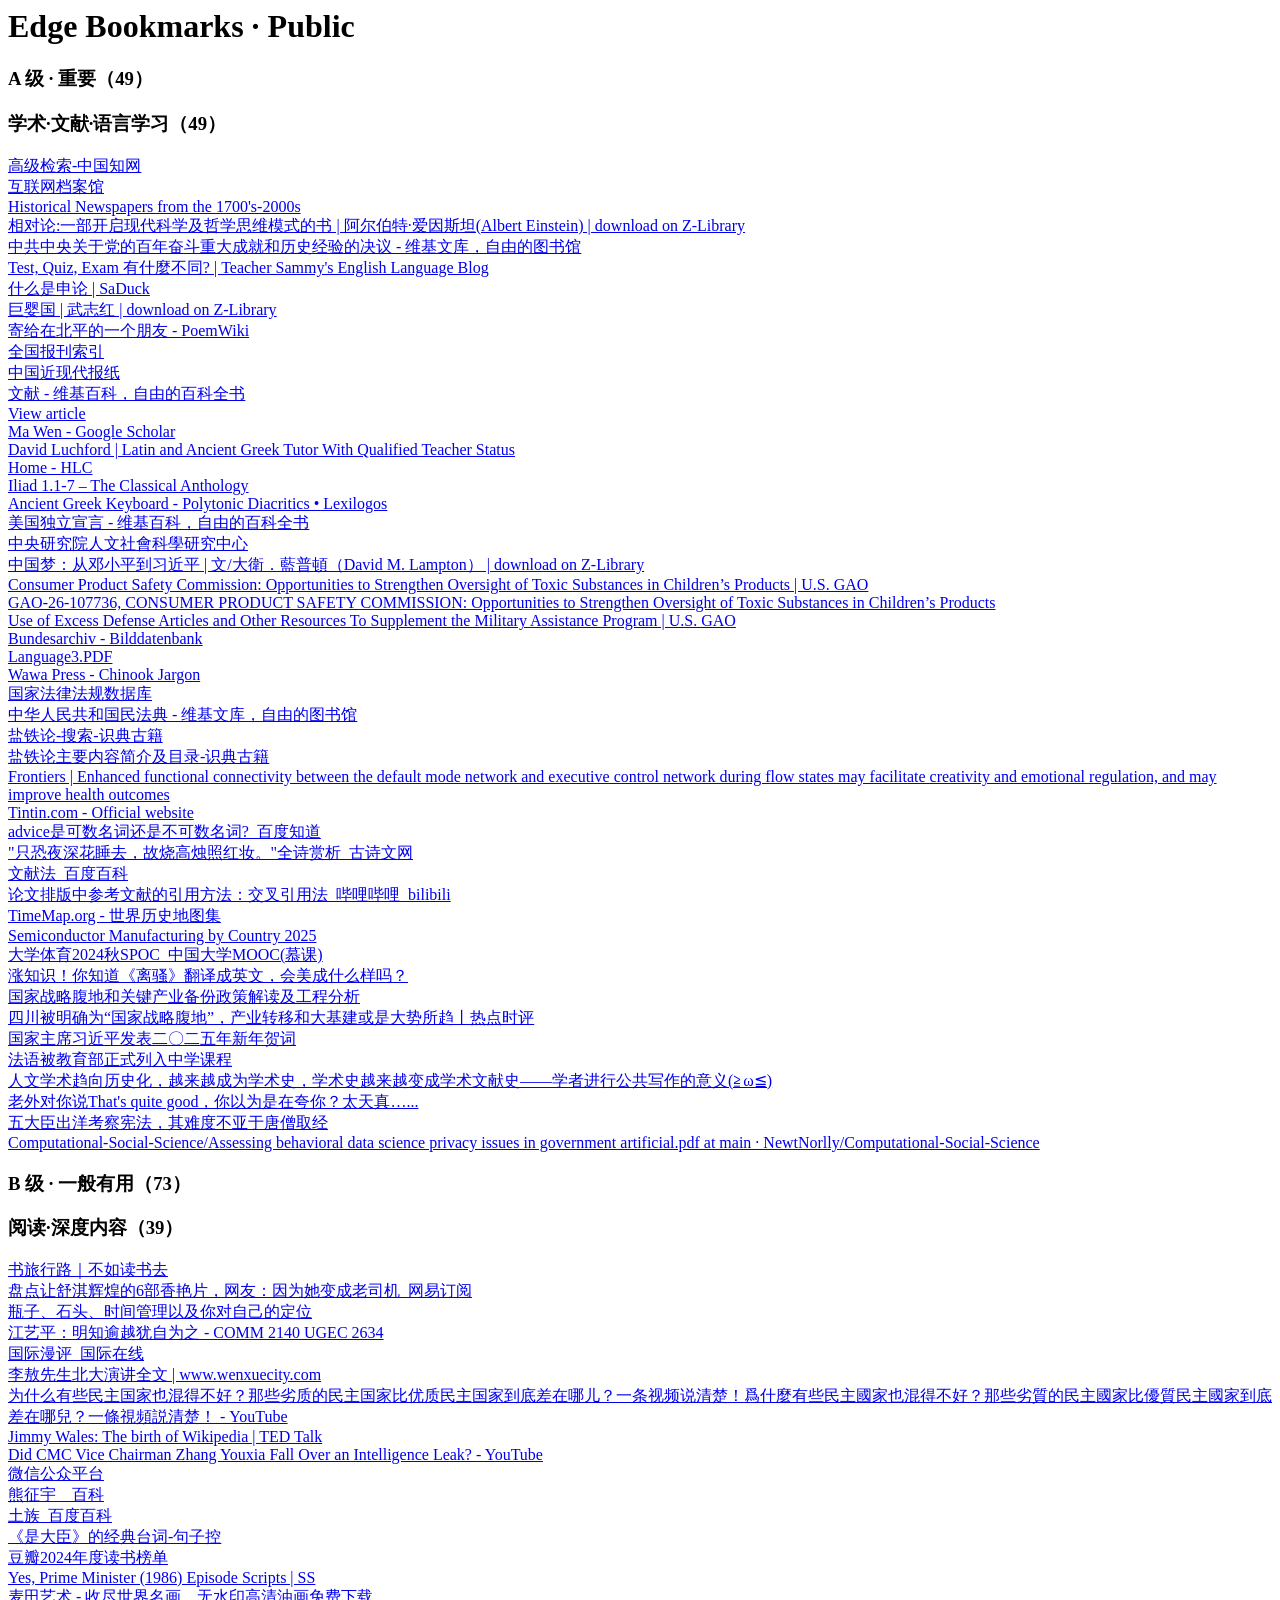
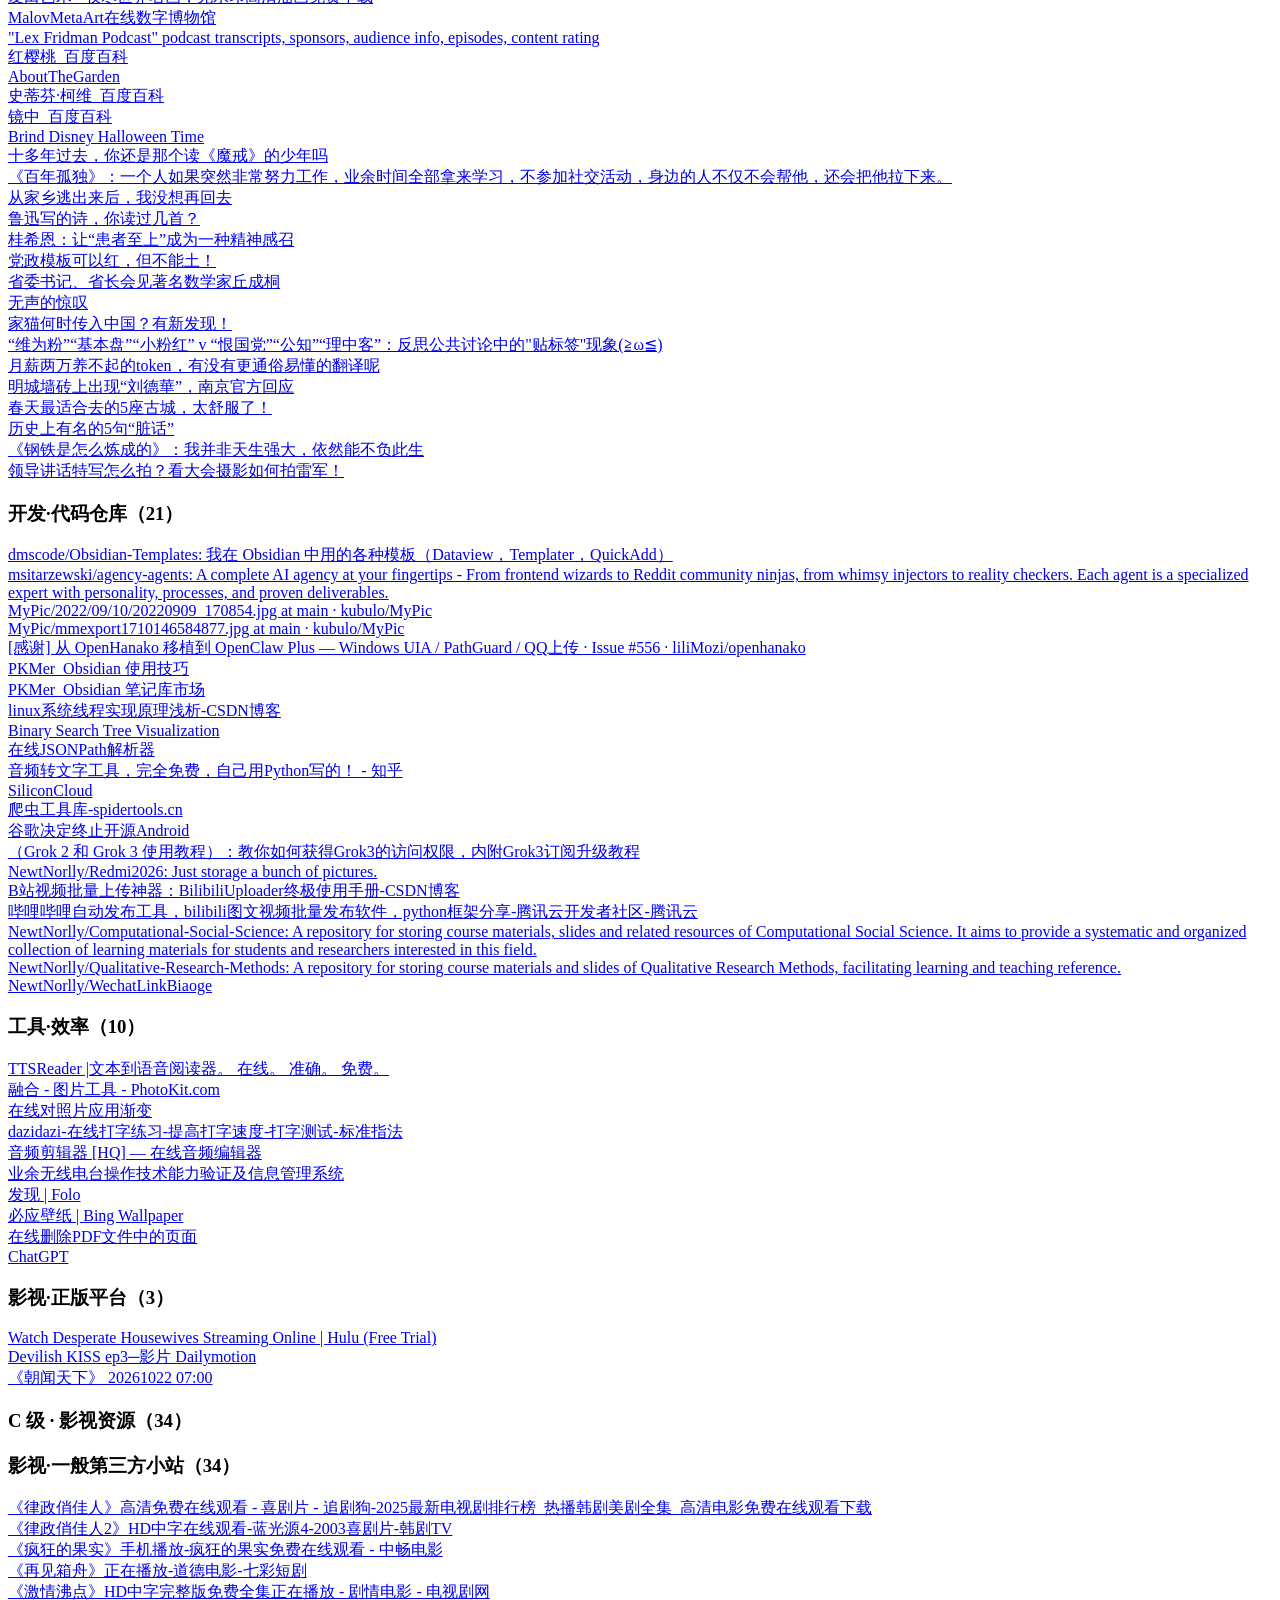
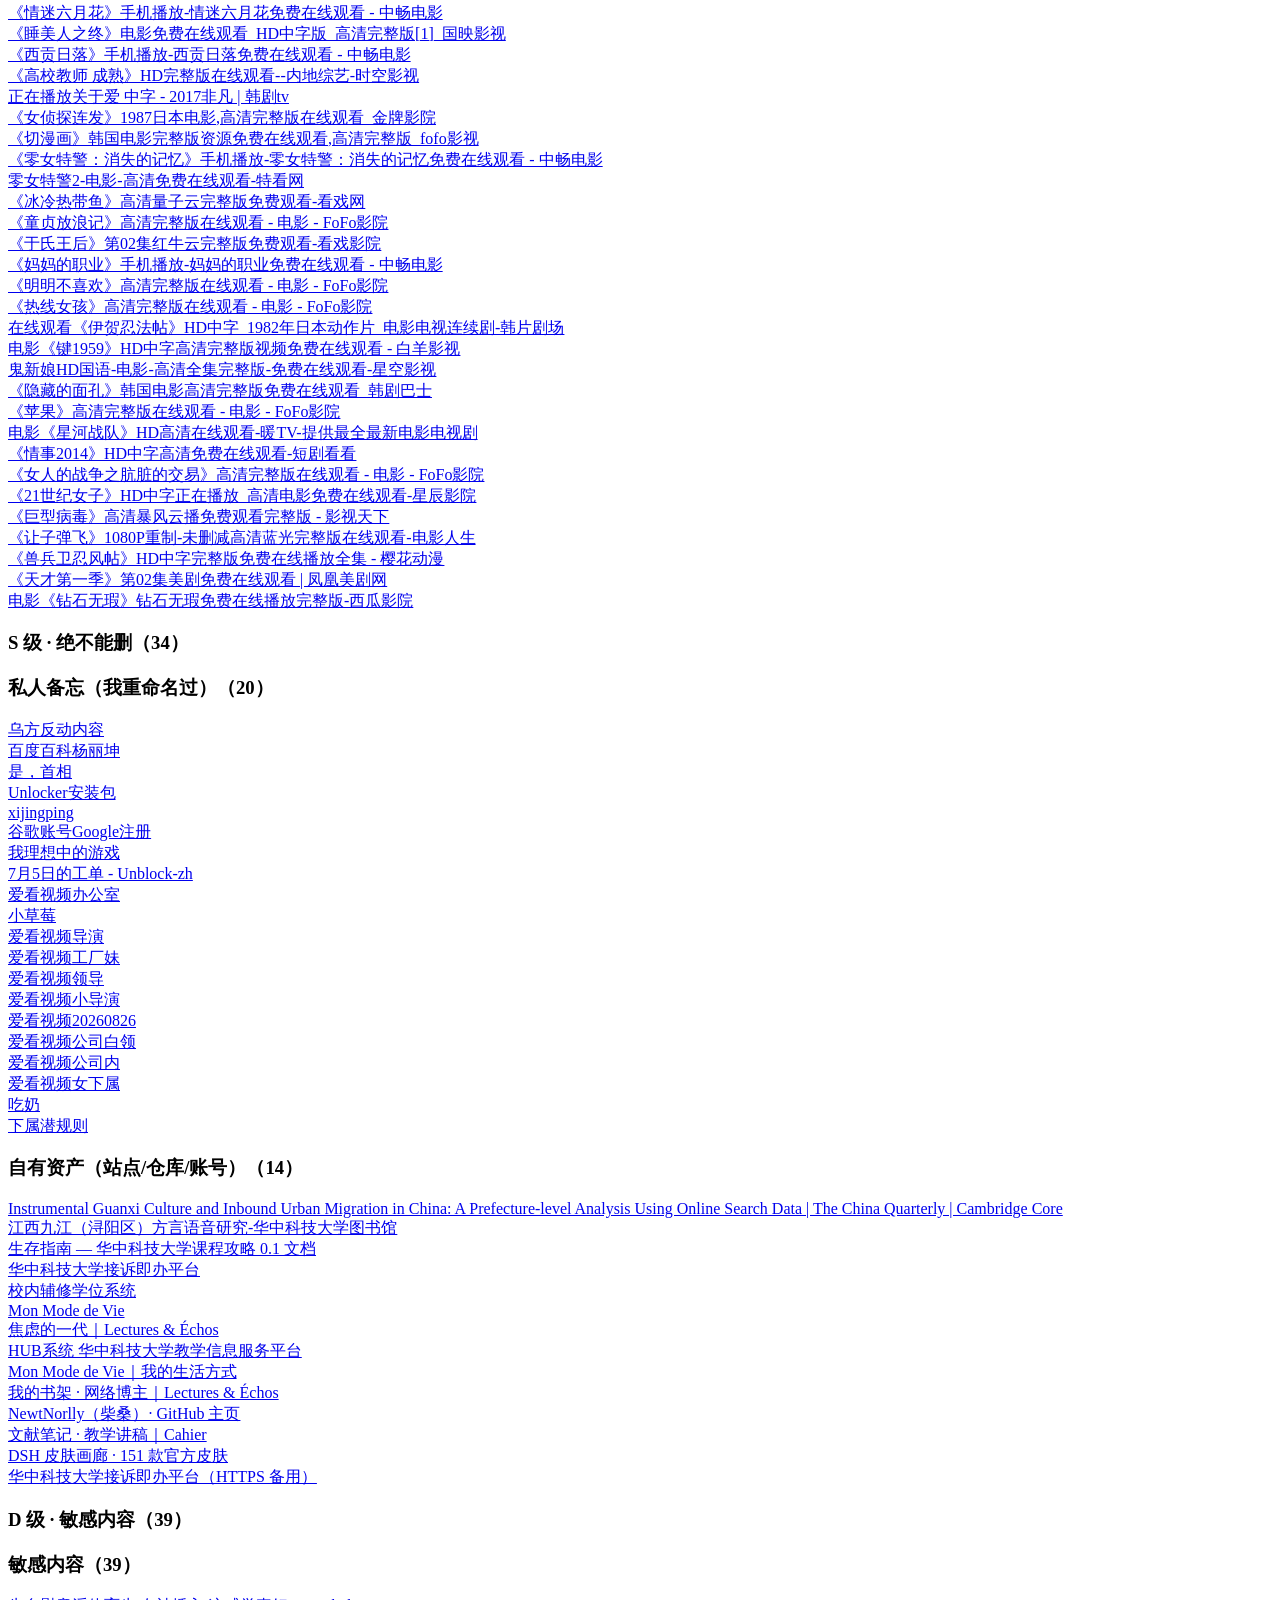
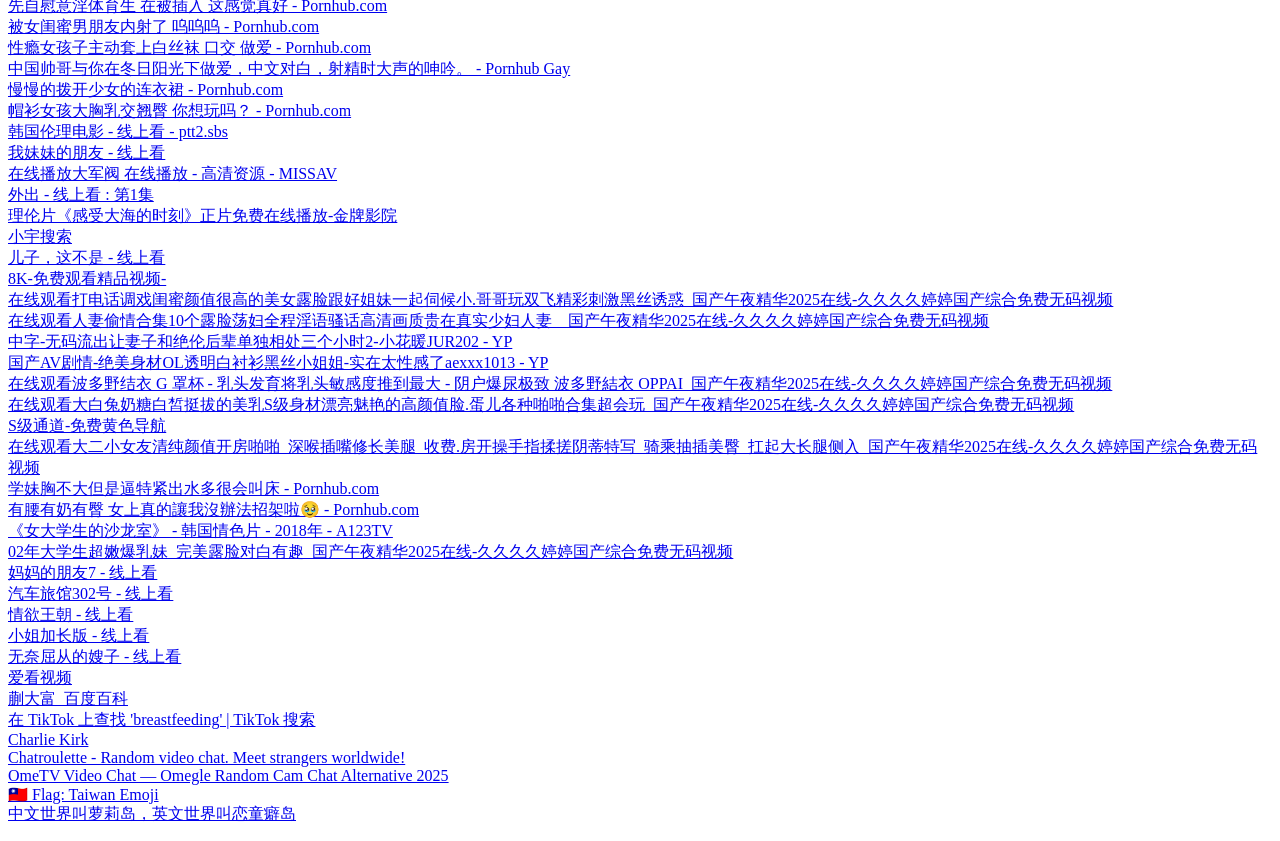
<file: site/bookmarks-import.html>
<!DOCTYPE NETSCAPE-Bookmark-file-1>
<!-- Edge Bookmarks · public subset (A/B/C). S/D stays private. -->
<META HTTP-EQUIV="Content-Type" CONTENT="text/html; charset=UTF-8">
<TITLE>Edge Bookmarks · Public</TITLE>
<H1>Edge Bookmarks · Public</H1>
<DL><p>
    <DT><H3>A 级 · 重要（49）</H3>
    <DL><p>
        <DT><H3>学术·文献·语言学习（49）</H3>
        <DL><p>
            <DT><A HREF="https://kns.cnki.net/kns8s/AdvSearch?classid=LSTPFY1C" ADD_DATE="1734583154">高级检索-中国知网</A>
            <DT><A HREF="https://archive.org/" ADD_DATE="1734603576">互联网档案馆</A>
            <DT><A HREF="https://www.newspapers.com/?utm_source=chatgpt.com" ADD_DATE="1734603692">Historical Newspapers from the 1700&#x27;s-2000s</A>
            <DT><A HREF="https://zh.z-library.sk/book/16800332/c4d58d/%E7%9B%B8%E5%AF%B9%E8%AE%BA%E4%B8%80%E9%83%A8%E5%BC%80%E5%90%AF%E7%8E%B0%E4%BB%A3%E7%A7%91%E5%AD%A6%E5%8F%8A%E5%93%B2%E5%AD%A6%E6%80%9D%E7%BB%B4%E6%A8%A1%E5%BC%8F%E7%9A%84%E4%B9%A6.html?dsource=recommend" ADD_DATE="1735748270">相对论:一部开启现代科学及哲学思维模式的书 | 阿尔伯特·爱因斯坦(Albert Einstein) | download on Z-Library</A>
            <DT><A HREF="https://zh.wikisource.org/wiki/%E4%B8%AD%E5%85%B1%E4%B8%AD%E5%A4%AE%E5%85%B3%E4%BA%8E%E5%85%9A%E7%9A%84%E7%99%BE%E5%B9%B4%E5%A5%8B%E6%96%97%E9%87%8D%E5%A4%A7%E6%88%90%E5%B0%B1%E5%92%8C%E5%8E%86%E5%8F%B2%E7%BB%8F%E9%AA%8C%E7%9A%84%E5%86%B3%E8%AE%AE" ADD_DATE="1737401817">中共中央关于党的百年奋斗重大成就和历史经验的决议 - 维基文库，自由的图书馆</A>
            <DT><A HREF="https://www.teachersammy.com/blog/difference-between-english-words-test-quiz-exam/" ADD_DATE="1737395565">Test, Quiz, Exam 有什麼不同? | Teacher Sammy&#x27;s English Language Blog</A>
            <DT><A HREF="https://saduck.top/%E7%94%B3%E8%AE%BA/%E4%BB%80%E4%B9%88%E6%98%AF%E7%94%B3%E8%AE%BA.html" ADD_DATE="1739292067">什么是申论 | SaDuck</A>
            <DT><A HREF="https://z-lib.gd/book/3594293/95c251/%E5%B7%A8%E5%A9%B4%E5%9B%BD.html" ADD_DATE="1740324090">巨婴国 | 武志红 | download on Z-Library</A>
            <DT><A HREF="https://poemwiki.org/p/ODAzOTc1NzU3NTcwMDI3" ADD_DATE="1741910920">寄给在北平的一个朋友 - PoemWiki</A>
            <DT><A HREF="https://www.cnbksy.cn/" ADD_DATE="1749467539">全国报刊索引</A>
            <DT><A HREF="https://gpa.eastview.com/" ADD_DATE="1749467582">中国近现代报纸</A>
            <DT><A HREF="https://zh.wikipedia.org/wiki/%E6%96%87%E7%8C%AE" ADD_DATE="1750046345">文献 - 维基百科，自由的百科全书</A>
            <DT><A HREF="https://scholar.google.com/citations?view_op=view_citation&amp;hl=en&amp;user=rb4PCCYAAAAJ&amp;citation_for_view=rb4PCCYAAAAJ:ufrVoPGSRksC" ADD_DATE="1758376019">View article</A>
            <DT><A HREF="https://scholar.google.com/citations?user=rb4PCCYAAAAJ&amp;hl=en" ADD_DATE="1758376025">‪Ma Wen‬ - ‪Google Scholar‬</A>
            <DT><A HREF="https://www.davidluchford.com/" ADD_DATE="1758894686">David Luchford | Latin and Ancient Greek Tutor With Qualified Teacher Status</A>
            <DT><A HREF="https://www.greek-lessons-online.com/en/" ADD_DATE="1759309425">Home - HLC</A>
            <DT><A HREF="https://classicalanthology.theclassicslibrary.com/2012/05/30/iliad-1-1-7/" ADD_DATE="1759591974">Iliad 1.1-7 – The Classical Anthology</A>
            <DT><A HREF="https://www.lexilogos.com/keyboard/greek_ancient.htm" ADD_DATE="1761741579">Ancient Greek Keyboard - Polytonic Diacritics • Lexilogos</A>
            <DT><A HREF="https://zh.wikipedia.org/wiki/%E7%BE%8E%E5%9C%8B%E7%8D%A8%E7%AB%8B%E5%AE%A3%E8%A8%80" ADD_DATE="1761801120">美国独立宣言 - 维基百科，自由的百科全书</A>
            <DT><A HREF="https://www.rchss.sinica.edu.tw/main" ADD_DATE="1763303981">中央研究院人文社會科學研究中心</A>
            <DT><A HREF="https://zh.chris101.ru/book/17525986/0e3dbb/%E4%B8%AD%E5%9B%BD%E6%A2%A6%E4%BB%8E%E9%82%93%E5%B0%8F%E5%B9%B3%E5%88%B0%E4%B9%A0%E8%BF%91%E5%B9%B3.html" ADD_DATE="1768117582">中国梦：从邓小平到习近平 | 文/大衛．藍普頓（David M. Lampton） | download on Z-Library</A>
            <DT><A HREF="https://www.gao.gov/products/gao-26-107736" ADD_DATE="1773824056">Consumer Product Safety Commission: Opportunities to Strengthen Oversight of Toxic Substances in Children’s Products | U.S. GAO</A>
            <DT><A HREF="https://www.gao.gov/assets/gao-26-107736.pdf" ADD_DATE="1773824513">GAO-26-107736, CONSUMER PRODUCT SAFETY COMMISSION: Opportunities to Strengthen Oversight of Toxic Substances in Children’s Products</A>
            <DT><A HREF="https://www.gao.gov/products/b-163742-3" ADD_DATE="1773826088">Use of Excess Defense Articles and Other Resources To Supplement the Military Assistance Program | U.S. GAO</A>
            <DT><A HREF="https://www.bild.bundesarchiv.de/dba/de/search/?yearfrom=1938&amp;yearto=1939&amp;query=tibet" ADD_DATE="1782461626">Bundesarchiv - Bilddatenbank</A>
            <DT><A HREF="https://rjholton.com/PDFs/Language3.PDF" ADD_DATE="1787138087">Language3.PDF</A>
            <DT><A HREF="https://rjholton.com/" ADD_DATE="1787138005">Wawa Press - Chinook Jargon</A>
            <DT><A HREF="https://flk.npc.gov.cn/index" ADD_DATE="1788525765">国家法律法规数据库</A>
            <DT><A HREF="https://zh.wikisource.org/wiki/%E4%B8%AD%E5%8D%8E%E4%BA%BA%E6%B0%91%E5%85%B1%E5%92%8C%E5%9B%BD%E6%B0%91%E6%B3%95%E5%85%B8" ADD_DATE="1788524759">中华人民共和国民法典 - 维基文库，自由的图书馆</A>
            <DT><A HREF="https://www.shidianguji.com/search/%E7%9B%90%E9%93%81%E8%AE%BA?page_from=home_page" ADD_DATE="1789895215">盐铁论-搜索-识典古籍</A>
            <DT><A HREF="https://www.shidianguji.com/book/SBCK055/chapter/SBCK055_1?page_from=searching_page&amp;version=36" ADD_DATE="1789895251">盐铁论主要内容简介及目录-识典古籍</A>
            <DT><A HREF="https://www.frontiersin.org/journals/behavioral-neuroscience/articles/10.3389/fnbeh.2025.1690499/full" ADD_DATE="1790666236">Frontiers | Enhanced functional connectivity between the default mode network and executive control network during flow states may facilitate creativity and emotional regulation, and may improve health outcomes</A>
            <DT><A HREF="https://www.tintin.com/zh" ADD_DATE="1793116800">Tintin.com - Official website</A>
            <DT><A HREF="https://zhidao.baidu.com/question/1391003166654863140.html#:~:text=advice%20%EF%BC%88%E5%BF%A0%E5%91%8A%EF%BC%8F%E5%BB%BA%E8%AE%AE%EF%BC%89%E6%98%AF%20%E4%B8%8D%E5%8F%AF%E6%95%B0%E5%90%8D%E8%AF%8D%EF%BC%8C%E6%B2%A1%E6%9C%89%E5%A4%8D%E6%95%B0%E5%BD%A2%E5%BC%8Fadvices%EF%BC%8C%E4%B9%9F%E4%B8%8D%E5%8F%AF%E5%9C%A8%E5%85%B6%E5%89%8D%E7%94%A8%20%E4%B8%8D%E5%AE%9A%E5%86%A0%E8%AF%8D%E3%80%82%20%E8%A6%81%E8%A1%A8%E8%BE%BE%E6%B1%89%E8%AF%AD%E7%9A%84%EF%BC%82%E4%B8%80%E6%9D%A1%E5%BB%BA%E8%AE%AE%EF%BC%8F%E5%BF%A0%E5%91%8A%EF%BC%82%EF%BC%8C%E8%8B%B1%E8%AF%AD%E5%8F%AF%E4%BB%A5%E8%AF%B4%EF%BC%9Aa%20piece%20of%20advice%2C,advice%20%E5%81%B6%E5%B0%94%E4%B9%9F%E4%BD%9C%E5%8F%AF%E6%95%B0%E5%90%8D%E8%AF%8D%E5%A4%8D%E6%95%B0%EF%BC%8C%E6%84%8F%E4%B8%BA%E6%B6%88%E6%81%AF%E3%80%81%E4%BF%A1%E6%81%AF%20%28%E7%B1%BB%E4%BC%BCnews%29%E3%80%82%20%E5%A6%82%20fresh%20advices%20from%20China%E6%9D%A5%E8%87%AA%E4%B8%AD%E5%9B%BD%E7%9A%84%E6%96%B0%E6%B6%88%E6%81%AF%E3%80%82" ADD_DATE="1734698681">advice是可数名词还是不可数名词?_百度知道</A>
            <DT><A HREF="https://m.gushiwen.cn/mingjuw_1392.aspx" ADD_DATE="1743784466">&quot;只恐夜深花睡去，故烧高烛照红妆。&quot;全诗赏析_古诗文网</A>
            <DT><A HREF="https://baike.baidu.com/item/%E6%96%87%E7%8C%AE%E6%B3%95/9410981" ADD_DATE="1750046297">文献法_百度百科</A>
            <DT><A HREF="https://www.bilibili.com/video/BV16p4y18738/?spm_id_from=333.337.search-card.all.click&amp;vd_source=ecb130d199fb4011a815ef95c49891d8" ADD_DATE="1750046371">论文排版中参考文献的引用方法：交叉引用法_哔哩哔哩_bilibili</A>
            <DT><A HREF="https://www.oldmapsonline.org/zh/history/regions/3140#position=2.7349/33.4/164.12&amp;year=667" ADD_DATE="1757905399">TimeMap.org - 世界历史地图集</A>
            <DT><A HREF="https://worldpopulationreview.com/country-rankings/semiconductor-manufacturing-by-country" ADD_DATE="1758377534">Semiconductor Manufacturing by Country 2025</A>
            <DT><A HREF="https://www.icourse163.org/spoc/learn/HUST-1471706186?tid=1473266514#/learn/content?type=detail&amp;id=1259807646&amp;cid=1295413810&amp;sm=1" ADD_DATE="1729321689">大学体育2024秋SPOC_中国大学MOOC(慕课)</A>
            <DT><A HREF="https://mp.weixin.qq.com/s/wNF5cPuJ_q0cg29Q1O5qUA" ADD_DATE="1793375341">涨知识！你知道《离骚》翻译成英文，会美成什么样吗？</A>
            <DT><A HREF="https://mp.weixin.qq.com/s?__biz=MzU1MjA1NjExMA==&amp;mid=2247629165&amp;idx=1&amp;sn=2285dfb6b952014b77474f8cab8e66a3&amp;chksm=fa805e17d62ac8e19969cf7e0a627aba52667d25f7c833434a17b2a8b11d412203305fb9aa7e&amp;mpshare=1&amp;scene=24&amp;srcid=0326Uz0q9jdIvIR7MBRMjApl&amp;sharer_shareinfo=c8ea7c13daa666e987b2473a6ec421f6&amp;sharer_shareinfo_first=c8ea7c13daa666e987b2473a6ec421f6#rd" ADD_DATE="1793375341">国家战略腹地和关键产业备份政策解读及工程分析</A>
            <DT><A HREF="https://mp.weixin.qq.com/s?__biz=MzkwNzI1NzY3Ng==&amp;mid=2247485337&amp;idx=1&amp;sn=2fedf19e3f95d48468722f0a21ff0198&amp;chksm=c1991b94a16e81c6dee19c6462283faf7bf8c78fd8c3961b93e889a297c2fcec3005c061d05d&amp;mpshare=1&amp;scene=24&amp;srcid=0326hkPcz40tKQWBrGdZMm7C&amp;sharer_shareinfo=c9e9b9e8d85900c7992f6cbb4c52ce50&amp;sharer_shareinfo_first=c9e9b9e8d85900c7992f6cbb4c52ce50#rd" ADD_DATE="1793375341">四川被明确为“国家战略腹地”，产业转移和大基建或是大势所趋丨热点时评</A>
            <DT><A HREF="https://mp.weixin.qq.com/s?__biz=MzA5MjM3MzUxMA==&amp;mid=2656154327&amp;idx=1&amp;sn=b9d0c242c71812cbfe47fa70551aa694&amp;chksm=8a1a30b7be06ec9bd81a5175ac805c145b9b8eb9f80b7f945c197cd3d4f29f242ee9ffe483ac&amp;mpshare=1&amp;scene=24&amp;srcid=03280tbWCpnJYPPYC4zHcDae&amp;sharer_shareinfo=6e1154ff0a87755090fbd5de9af24540&amp;sharer_shareinfo_first=6e1154ff0a87755090fbd5de9af24540#rd" ADD_DATE="1793375341">国家主席习近平发表二〇二五年新年贺词</A>
            <DT><A HREF="https://mp.weixin.qq.com/s?__biz=MjM5MzA4NjU4MA==&amp;mid=2651643169&amp;idx=1&amp;sn=f66a415f1e93efc5ee4acd524e9baae5&amp;chksm=bcc4b00f394d61b6441af8b9624f0a97be0920b7c530943ba1af0b8ff5168e0828fba690323c&amp;mpshare=1&amp;scene=24&amp;srcid=03313NJWHN9lLBs1jBeQjqac&amp;sharer_shareinfo=50800bb6cdeadf21e613843fa2f99fdf&amp;sharer_shareinfo_first=50800bb6cdeadf21e613843fa2f99fdf#rd" ADD_DATE="1793375341">法语被教育部正式列入中学课程</A>
            <DT><A HREF="https://mp.weixin.qq.com/s?__biz=MzkyNzY2NjQ2NA==&amp;mid=2247491154&amp;idx=1&amp;sn=c7c831d4f20dd0576ee213ac01584075&amp;chksm=c3469e5c6e51d5c1cd5ab60501ea813a48db915ae74cda67abb2acd65aca03e0e2b9e18fb384&amp;mpshare=1&amp;scene=24&amp;srcid=0313n59bPW8Uf865WAtUfcAT&amp;sharer_shareinfo=bdf7fe09611fcd5a0cc684ac91d1fe6c&amp;sharer_shareinfo_first=bdf7fe09611fcd5a0cc684ac91d1fe6c#rd" ADD_DATE="1793375341">人文学术趋向历史化，越来越成为学术史，学术史越来越变成学术文献史——学者进行公共写作的意义(≧ω≦)</A>
            <DT><A HREF="https://mp.weixin.qq.com/s?__biz=MjM5NTY1NjQwMg==&amp;mid=2654220058&amp;idx=1&amp;sn=af9220ae8dd0c059083655cedee7d673&amp;chksm=bcbf04ca04570d65647c9c1c62f07f73b5e621bd8e318b0ca1338ea40f46ae0811b4f1cb4919&amp;mpshare=1&amp;scene=24&amp;srcid=0313EpnswKb14VZqfYBZ6a5Z&amp;sharer_shareinfo=9b371b140c87cc72c41902dc0be18faf&amp;sharer_shareinfo_first=9b371b140c87cc72c41902dc0be18faf#rd" ADD_DATE="1793375341">老外对你说That&#x27;s quite good，你以为是在夸你？太天真…...</A>
            <DT><A HREF="https://mp.weixin.qq.com/s?__biz=MzIxMDA2NzE1OQ==&amp;mid=2649006082&amp;idx=1&amp;sn=2887a0fa2a2de5401b05b85e4c5fadf5&amp;chksm=8e52bdf139a2b258d0fbbc9c91ce33a42505b3cbafd65780fd8c201fc0cd673a83445e5b5454&amp;mpshare=1&amp;scene=24&amp;srcid=0313uWXYZBV6ohXFgFdS6J8M&amp;sharer_shareinfo=4589ca5e5197db3501ecdb776b1e1e80&amp;sharer_shareinfo_first=4589ca5e5197db3501ecdb776b1e1e80#rd" ADD_DATE="1793375341">五大臣出洋考察宪法，其难度不亚于唐僧取经</A>
            <DT><A HREF="https://github.com/NewtNorlly/Computational-Social-Science/blob/main/Assessing%20behavioral%20data%20science%20privacy%20issues%20in%20government%20artificial.pdf" ADD_DATE="1793375341">Computational-Social-Science/Assessing behavioral data science privacy issues in government artificial.pdf at main · NewtNorlly/Computational-Social-Science</A>
        </DL><p>
    </DL><p>
    <DT><H3>B 级 · 一般有用（73）</H3>
    <DL><p>
        <DT><H3>阅读·深度内容（39）</H3>
        <DL><p>
            <DT><A HREF="https://mp.weixin.qq.com/s/Vh--Q1HPdr7LMEf5-wxNLQ" ADD_DATE="1734626903">书旅行路｜不如读书去</A>
            <DT><A HREF="https://www.163.com/dy/article/CKSFVS130528CNRU.html" ADD_DATE="1736755320">盘点让舒淇辉煌的6部香艳片，网友：因为她变成老司机_网易订阅</A>
            <DT><A HREF="https://www.sohu.com/a/225172857_564417" ADD_DATE="1737256009">瓶子、石头、时间管理以及你对自己的定位</A>
            <DT><A HREF="https://mediachina.today/2022/jiangyiping" ADD_DATE="1739600142">江艺平：明知逾越犹自为之 - COMM 2140 UGEC 2634</A>
            <DT><A HREF="https://news.cri.cn/gjmp" ADD_DATE="1750749704">国际漫评_国际在线</A>
            <DT><A HREF="https://www.wenxuecity.com/blog/200509/4608/5430.html" ADD_DATE="1754655551">李敖先生北大演讲全文 | www.wenxuecity.com</A>
            <DT><A HREF="https://m.youtube.com/watch?v=Uu5MuTHLv5A" ADD_DATE="1767422167">为什么有些民主国家也混得不好？那些劣质的民主国家比优质民主国家到底差在哪儿？一条视频说清楚！爲什麼有些民主國家也混得不好？那些劣質的民主國家比優質民主國家到底差在哪兒？一條視頻説清楚！ - YouTube</A>
            <DT><A HREF="https://www.ted.com/talks/jimmy_wales_the_birth_of_wikipedia" ADD_DATE="1768316468">Jimmy Wales: The birth of Wikipedia | TED Talk</A>
            <DT><A HREF="https://m.youtube.com/watch?v=AqHLGQKiryU&amp;pp=ugUJEgd6aC1IYW5z#" ADD_DATE="1769727804">Did CMC Vice Chairman Zhang Youxia Fall Over an Intelligence Leak? - YouTube</A>
            <DT><A HREF="https://mp.weixin.qq.com/s?__biz=MzkwNzUyODI0MQ==&amp;mid=2247575042&amp;idx=3&amp;sn=b266c1cdafe503e22e02370486a7e43d&amp;chksm=c141f6627e9fde01612b416b63b0adb86a260eef721f2ef1df079a38e39e27a56a60ed1f2270&amp;mpshare=1&amp;scene=23&amp;srcid=1219oIwoGFMy84Mgvflay6eB&amp;sharer_shareinfo=682253d3af98c35787d162a2cf50f320&amp;sharer_shareinfo_first=40d26841d7f492b9e1e66f4ccd4eef0a#rd" ADD_DATE="1773751064">微信公众平台</A>
            <DT><A HREF="https://baike.weixin.qq.com/v58620745.htm?fromType=liteappShare" ADD_DATE="1773891390">熊征宇 _ 百科</A>
            <DT><A HREF="https://baike.baidu.com/item/%E5%9C%9F%E6%97%8F/27141" ADD_DATE="1747559690">土族_百度百科</A>
            <DT><A HREF="https://www.juzikong.com/works/b5e0535c-7f7d-4dff-b222-f5d5ce35f635" ADD_DATE="1748452562">《是大臣》的经典台词-句子控</A>
            <DT><A HREF="https://book.douban.com/annual/2024/?fullscreen=1&amp;&amp;dt_from=book_navigation" ADD_DATE="1753273481">豆瓣2024年度读书榜单</A>
            <DT><A HREF="https://www.springfieldspringfield.co.uk/episode_scripts.php?tv-show=yes-prime-minister-1986" ADD_DATE="1755619492">Yes, Prime Minister (1986) Episode Scripts | SS</A>
            <DT><A HREF="https://www.nbfox.com/" ADD_DATE="1757473173">麦田艺术 - 收尽世界名画，无水印高清油画免费下载</A>
            <DT><A HREF="https://malovmeta.art/cn/" ADD_DATE="1757474190">MalovMetaArt在线数字博物馆</A>
            <DT><A HREF="https://app.podscribe.com/series/1256" ADD_DATE="1761398585">&quot;Lex Fridman Podcast&quot; podcast transcripts, sponsors, audience info, episodes, content rating</A>
            <DT><A HREF="https://baike.baidu.com/item/%E7%BA%A2%E6%A8%B1%E6%A1%83/66351" ADD_DATE="1735551179">红樱桃_百度百科</A>
            <DT><A HREF="https://garden.oldwinter.top/" ADD_DATE="1737458767">AboutTheGarden</A>
            <DT><A HREF="https://baike.baidu.com/item/%E5%8F%B2%E8%92%82%E8%8A%AC%C2%B7%E6%9F%AF%E7%BB%B4/8826568" ADD_DATE="1740109415">史蒂芬·柯维_百度百科</A>
            <DT><A HREF="https://baike.baidu.com/item/%E9%95%9C%E4%B8%AD/62228334" ADD_DATE="1741910880">镜中_百度百科</A>
            <DT><A HREF="https://a.xiumius.cn/stage/v5/2ttMp/576909175" ADD_DATE="1773751123">Brind Disney Halloween Time</A>
            <DT><A HREF="https://mp.weixin.qq.com/s?__biz=MTc5MTU3NTYyMQ==&amp;mid=2650875049&amp;idx=3&amp;sn=44c9743d4655825a825ee3915de16211&amp;chksm=58a5751ebfdeba559c4ea1cebd355db8ca4bcb2cc29ffafe01983ead8dfb853b047a9641e64f&amp;mpshare=1&amp;scene=24&amp;srcid=03241SgvdEPedj8ju5lLOf1u&amp;sharer_shareinfo=cf2744c603f150e285177519fee1804f&amp;sharer_shareinfo_first=cf2744c603f150e285177519fee1804f#rd" ADD_DATE="1793375341">十多年过去，你还是那个读《魔戒》的少年吗</A>
            <DT><A HREF="https://mp.weixin.qq.com/s?__biz=MzU1NzU5MzAyNg==&amp;mid=2247488773&amp;idx=1&amp;sn=75e2ad30add6be944cd600027d60ce5d&amp;chksm=fd3fc408b447ea9d36dc2d5c2ead4c2e862f2e1bd7df881fd7d1c9a50ce03cdb23b86772dc56&amp;mpshare=1&amp;scene=24&amp;srcid=0327p8KiaaT4bQYSemwyLsly&amp;sharer_shareinfo=6b69e8185714c719aa1796a145412eae&amp;sharer_shareinfo_first=6b69e8185714c719aa1796a145412eae#rd" ADD_DATE="1793375341">《百年孤独》：一个人如果突然非常努力工作，业余时间全部拿来学习，不参加社交活动，身边的人不仅不会帮他，还会把他拉下来。</A>
            <DT><A HREF="https://mp.weixin.qq.com/s?__biz=MjM5NjIzNjY1Mg==&amp;mid=2653442530&amp;idx=1&amp;sn=765360d9c2c86998b856e6f5382e5888&amp;chksm=bc6c8c848bebd649538bfacff9d2c69e545bd2dc74120960a007de13789e205a473825086a79&amp;mpshare=1&amp;scene=24&amp;srcid=03273YR9XmloYHpQt1QoknvT&amp;sharer_shareinfo=62111226753d7b92c89c2c9d81207387&amp;sharer_shareinfo_first=62111226753d7b92c89c2c9d81207387#rd" ADD_DATE="1793375341">从家乡逃出来后，我没想再回去</A>
            <DT><A HREF="https://mp.weixin.qq.com/s?__biz=MzU3MjkzMjA1Nw==&amp;mid=2247999878&amp;idx=3&amp;sn=017a424b65d802c14247e5b02648668e&amp;chksm=fdf89b87f73c1616714caf40bdc8d5f3b9b04960694bbf477282d05dd192736ab0871e470c3e&amp;mpshare=1&amp;scene=24&amp;srcid=0329N6qjUOi1aNku3rKCTqDr&amp;sharer_shareinfo=a33039d2e41665d22fcfb97369ba1ca5&amp;sharer_shareinfo_first=a33039d2e41665d22fcfb97369ba1ca5#rd" ADD_DATE="1793375341">鲁迅写的诗，你读过几首？</A>
            <DT><A HREF="https://mp.weixin.qq.com/s?__biz=MzA5MjM3MzUxMA==&amp;mid=2655697947&amp;idx=1&amp;sn=7a29b81d80f93866943714314a3ca1f3&amp;chksm=8a1cd7ff81bf357a18da77e33312d5d6bc76c9aa34abca43c3f8579b1c7fe969173675e14135&amp;mpshare=1&amp;scene=24&amp;srcid=03316LEpByapGhZ9qUalBhVN&amp;sharer_shareinfo=8f55d231c8c2b17e029324b6e0c450b4&amp;sharer_shareinfo_first=8f55d231c8c2b17e029324b6e0c450b4#rd" ADD_DATE="1793375341">桂希恩：让“患者至上”成为一种精神感召</A>
            <DT><A HREF="https://mp.weixin.qq.com/s?__biz=MjM5NDE0MDA1Mw==&amp;mid=2650789760&amp;idx=1&amp;sn=a66713e2219a8303a7a55e73256b3c2b&amp;chksm=bf9967325be3ba6c95427230d5990737309f68bd4eac190bb3fe41d25288f850ae13399324f4&amp;mpshare=1&amp;scene=24&amp;srcid=0331B5EYktiW6AQLxb9X85zF&amp;sharer_shareinfo=c384936eab8be3a2c8da13a42a26069b&amp;sharer_shareinfo_first=c384936eab8be3a2c8da13a42a26069b#rd" ADD_DATE="1793375341">党政模板可以红，但不能土！</A>
            <DT><A HREF="https://mp.weixin.qq.com/s?__biz=MzUzNTA4NTYxMA==&amp;mid=2247665857&amp;idx=1&amp;sn=6e4a65dc088ad89febd477162677b6d6&amp;chksm=fbf75a3f29f1aa239bfeb42d8b9540790b35fc2191102ec7eb74930271dfc3f877418779ee8e&amp;mpshare=1&amp;scene=24&amp;srcid=0331AAknaCFoPiR2bQb7HDMn&amp;sharer_shareinfo=25e8a3595e4c4e6700351563746b6383&amp;sharer_shareinfo_first=25e8a3595e4c4e6700351563746b6383#rd" ADD_DATE="1793375341">省委书记、省长会见著名数学家丘成桐</A>
            <DT><A HREF="https://mp.weixin.qq.com/s?__biz=MzU5ODgyNDA3Mg==&amp;mid=2247490826&amp;idx=1&amp;sn=f401d42c6aa1fb30c481a93db00c1017&amp;chksm=ff68a2f7daf27486288910645fc44a57c6436dc00b15becf222f40817de32c35f7c8f6354b00&amp;mpshare=1&amp;scene=24&amp;srcid=0313IYLs6mvA1azyzxcXA46K&amp;sharer_shareinfo=6426a41efe9bbe3a8b5f2de0f0790009&amp;sharer_shareinfo_first=6426a41efe9bbe3a8b5f2de0f0790009#rd" ADD_DATE="1793375341">无声的惊叹</A>
            <DT><A HREF="https://mp.weixin.qq.com/s?__biz=MzA4NDI3NjcyNA==&amp;mid=2650183827&amp;idx=1&amp;sn=ce28d590da45afe0acb5b75a1873f135&amp;chksm=8650dc1271b3c3f2631d65951d989cef18f90a5ef503ce875899b4fd4960be35513c7479977a&amp;mpshare=1&amp;scene=24&amp;srcid=0313U0R1jX3ylDz0YLagRO6X&amp;sharer_shareinfo=90e94335412edd730300092d9b5877de&amp;sharer_shareinfo_first=90e94335412edd730300092d9b5877de#rd" ADD_DATE="1793375341">家猫何时传入中国？有新发现！</A>
            <DT><A HREF="https://mp.weixin.qq.com/s?__biz=MzkyNzY2NjQ2NA==&amp;mid=2247491294&amp;idx=1&amp;sn=0c8cc3573e5333a1a930db3ff3393837&amp;chksm=c38f32854403eb13b51bd1a6b62417c77d816322f17ba115b23c328996fb67acea19dab75b18&amp;mpshare=1&amp;scene=24&amp;srcid=0313jMjYMkDnn5kjnWYym1Oe&amp;sharer_shareinfo=de881b426d2cb2d9296743a2563e1658&amp;sharer_shareinfo_first=de881b426d2cb2d9296743a2563e1658#rd" ADD_DATE="1793375341">“维为粉”“基本盘”“小粉红” v “恨国党”“公知”“理中客”：反思公共讨论中的&quot;贴标签&quot;现象(≧ω≦)</A>
            <DT><A HREF="https://mp.weixin.qq.com/s?__biz=MzA3NzMzNzA5NA==&amp;mid=2652879937&amp;idx=1&amp;sn=7c0b7eed6f4b88b757cdce3ce745f261&amp;chksm=85bdc3746b711e828dd7807941d60ae88676483d2622a0893351e6da28b0eda6e167902490d1&amp;mpshare=1&amp;scene=24&amp;srcid=0314NmW8vadXfAEyPKZfm0vR&amp;sharer_shareinfo=7b999cc66594a21b221bb75cfde3db03&amp;sharer_shareinfo_first=7b999cc66594a21b221bb75cfde3db03#rd" ADD_DATE="1793375341">月薪两万养不起的token，有没有更通俗易懂的翻译呢</A>
            <DT><A HREF="https://mp.weixin.qq.com/s?__biz=MTk1MjIwODAwMQ==&amp;mid=2651890955&amp;idx=1&amp;sn=7f7f5b03d18cf023cea60eff9e8fdc9a&amp;chksm=46ffe3afee30eace94bd1540fb0d3dc468094625dd7b7b9a973f7f445195a199bbf239b39639&amp;mpshare=1&amp;scene=24&amp;srcid=0315mxtTy6CkxGVzYkM34Ov6&amp;sharer_shareinfo=42f4f150516675c4513e5e2f214b6edf&amp;sharer_shareinfo_first=42f4f150516675c4513e5e2f214b6edf#rd" ADD_DATE="1793375341">明城墙砖上出现“刘德華”，南京官方回应</A>
            <DT><A HREF="https://mp.weixin.qq.com/s?__biz=MjM5NTA0OTU4MA==&amp;mid=2653171480&amp;idx=1&amp;sn=95060f7f3d6ba803a1558548a6bf305d&amp;chksm=bc4a91aff635eca7980a1da3147e1980041a5242e510909fa3cb409a0a665929e5c4c2f7c601&amp;mpshare=1&amp;scene=24&amp;srcid=0315cBMU9rie9plIfvJG8ice&amp;sharer_shareinfo=700e54e8769732e40d4054d4dc4964c1&amp;sharer_shareinfo_first=700e54e8769732e40d4054d4dc4964c1#rd" ADD_DATE="1793375341">春天最适合去的5座古城，太舒服了！</A>
            <DT><A HREF="https://mp.weixin.qq.com/s?__biz=Mzk0MDY5OTgyNA==&amp;mid=2247508521&amp;idx=1&amp;sn=62a03007031c6dc448d6ef40e917357a&amp;chksm=c34ccee02bfd46e256bd38f12d6146e4039e43128c6e32312f758104f74b14a4423e9733ab09&amp;mpshare=1&amp;scene=24&amp;srcid=0316WWvG3P6aMPR8EmubqcfZ&amp;sharer_shareinfo=1ad41534c4b320bbc6a4e595582e409c&amp;sharer_shareinfo_first=1ad41534c4b320bbc6a4e595582e409c#rd" ADD_DATE="1793375341">历史上有名的5句“脏话”</A>
            <DT><A HREF="https://mp.weixin.qq.com/s?__biz=MjM5MDMyMzg2MA==&amp;mid=2656028569&amp;idx=3&amp;sn=13d7fba86c425ae1e5e510423eae3e25&amp;chksm=bc88ddd3f0732751521d08ae2ddd86a5b0b6c0857644136dfdffd7eae9edf8dcd16b579582ab&amp;mpshare=1&amp;scene=24&amp;srcid=04011lJro05N4boK3jI3CUP4&amp;sharer_shareinfo=de906efb8fc977753f41021cd0b23be3&amp;sharer_shareinfo_first=de906efb8fc977753f41021cd0b23be3#rd" ADD_DATE="1793375341">《钢铁是怎么炼成的》：我并非天生强大，依然能不负此生</A>
            <DT><A HREF="https://mp.weixin.qq.com/s?__biz=MzIyODAxODU5NQ==&amp;mid=2649329922&amp;idx=1&amp;sn=fe7e2be39b09570084eefcf3af5a18cc&amp;chksm=f13202972826814683762a134df26c6025d3c8844c5911097920566ac9ada4622a78e9e70f0a&amp;mpshare=1&amp;scene=24&amp;srcid=0401VtUASns3ibMO4EUH0qEf&amp;sharer_shareinfo=6a8429d17c7f383db5def2c73dcd28b0&amp;sharer_shareinfo_first=6a8429d17c7f383db5def2c73dcd28b0#rd" ADD_DATE="1793375341">领导讲话特写怎么拍？看大会摄影如何拍雷军！</A>
        </DL><p>
        <DT><H3>开发·代码仓库（21）</H3>
        <DL><p>
            <DT><A HREF="https://github.com/dmscode/Obsidian-Templates" ADD_DATE="1737459496">dmscode/Obsidian-Templates: 我在 Obsidian 中用的各种模板（Dataview，Templater，QuickAdd）</A>
            <DT><A HREF="https://github.com/msitarzewski/agency-agents" ADD_DATE="1775574368">msitarzewski/agency-agents: A complete AI agency at your fingertips - From frontend wizards to Reddit community ninjas, from whimsy injectors to reality checkers. Each agent is a specialized expert with personality, processes, and proven deliverables.</A>
            <DT><A HREF="https://github.com/kubulo/MyPic/blob/main/2022/09/10/20220909_170854.jpg" ADD_DATE="1777793040">MyPic/2022/09/10/20220909_170854.jpg at main · kubulo/MyPic</A>
            <DT><A HREF="https://github.com/kubulo/MyPic/blob/main/mmexport1710146584877.jpg" ADD_DATE="1777793126">MyPic/mmexport1710146584877.jpg at main · kubulo/MyPic</A>
            <DT><A HREF="https://github.com/liliMozi/openhanako/issues/556" ADD_DATE="1777977398">[感谢] 从 OpenHanako 移植到 OpenClaw Plus — Windows UIA / PathGuard / QQ上传 · Issue #556 · liliMozi/openhanako</A>
            <DT><A HREF="https://pkmer.cn/Pkmer-Docs/10-obsidian/obsidian%E4%BD%BF%E7%94%A8%E6%8A%80%E5%B7%A7/obsidian%E4%BD%BF%E7%94%A8%E6%8A%80%E5%B7%A7/" ADD_DATE="1740028225">PKMer_Obsidian 使用技巧</A>
            <DT><A HREF="https://pkmer.cn/products/vault/vaultMarket/" ADD_DATE="1740038367">PKMer_Obsidian 笔记库市场</A>
            <DT><A HREF="https://blog.csdn.net/xiaoyilong2007101095/article/details/147626642?sharetype=blogdetail&amp;sharerId=147626642&amp;sharerefer=PC&amp;sharesource=xiaoyilong2007101095&amp;spm=1011.2480.3001.8118" ADD_DATE="1746342758">linux系统线程实现原理浅析-CSDN博客</A>
            <DT><A HREF="https://www.cs.usfca.edu/~galles/visualization/BST.html" ADD_DATE="1755348803">Binary Search Tree Visualization</A>
            <DT><A HREF="https://www.lddgo.net/string/jsonpath" ADD_DATE="1760999974">在线JSONPath解析器</A>
            <DT><A HREF="https://zhuanlan.zhihu.com/p/212917867" ADD_DATE="1736753685">音频转文字工具，完全免费，自己用Python写的！ - 知乎</A>
            <DT><A HREF="https://cloud.siliconflow.cn/expensebill" ADD_DATE="1743086829">SiliconCloud</A>
            <DT><A HREF="https://spidertools.cn/#/" ADD_DATE="1743173594">爬虫工具库-spidertools.cn</A>
            <DT><A HREF="https://mp.weixin.qq.com/s?__biz=MzkwNTI0OTQxOA==&amp;mid=2247563597&amp;idx=2&amp;sn=3b51d2766e12a4bbbc6c9d6145cb7625&amp;chksm=c1554e43a020912be3fc42c0859c341b1651202a55eeb9a7794205885600f8899f0f90bb2c0c&amp;mpshare=1&amp;scene=24&amp;srcid=0327bTv5GoV1FrcfIYn92lrr&amp;sharer_shareinfo=992d352a5e756c41ed2e5bfefc969a19&amp;sharer_shareinfo_first=992d352a5e756c41ed2e5bfefc969a19#rd" ADD_DATE="1793375341">谷歌决定终止开源Android</A>
            <DT><A HREF="https://mp.weixin.qq.com/s?__biz=MzIwMDI2NzQzMw==&amp;mid=2247486969&amp;idx=1&amp;sn=e87de77d080398754cda8592cf1415a8&amp;chksm=9745569b0bca7ffd3bd75586b9d1c051db9ccf77c51cebc232701deeb9b25d84e49c2112fb6a&amp;mpshare=1&amp;scene=24&amp;srcid=0328ol01iFaDkVKlZ8OtXvRy&amp;sharer_shareinfo=667c6e7c24f6dac326baffd1d0828dcc&amp;sharer_shareinfo_first=667c6e7c24f6dac326baffd1d0828dcc#rd" ADD_DATE="1793375341">（Grok 2 和 Grok 3 使用教程）：教你如何获得Grok3的访问权限，内附Grok3订阅升级教程</A>
            <DT><A HREF="https://github.com/NewtNorlly/Redmi2026" ADD_DATE="1793375341">NewtNorlly/Redmi2026: Just storage a bunch of pictures.</A>
            <DT><A HREF="https://blog.csdn.net/gitblog_00670/article/details/156409146" ADD_DATE="1793375341">B站视频批量上传神器：BilibiliUploader终极使用手册-CSDN博客</A>
            <DT><A HREF="https://cloud.tencent.com/developer/article/2541205" ADD_DATE="1793375341">哔哩哔哩自动发布工具，bilibili图文视频批量发布软件，python框架分享-腾讯云开发者社区-腾讯云</A>
            <DT><A HREF="https://github.com/NewtNorlly/Computational-Social-Science" ADD_DATE="1793375341">NewtNorlly/Computational-Social-Science: A repository for storing course materials, slides and related resources of Computational Social Science. It aims to provide a systematic and organized collection of learning materials for students and researchers interested in this field.</A>
            <DT><A HREF="https://github.com/NewtNorlly/Qualitative-Research-Methods" ADD_DATE="1793375341">NewtNorlly/Qualitative-Research-Methods: A repository for storing course materials and slides of Qualitative Research Methods, facilitating learning and teaching reference.</A>
            <DT><A HREF="https://github.com/NewtNorlly/WechatLinkBiaoge" ADD_DATE="1793375341">NewtNorlly/WechatLinkBiaoge</A>
        </DL><p>
        <DT><H3>工具·效率（10）</H3>
        <DL><p>
            <DT><A HREF="https://ttsreader.com/zh/" ADD_DATE="1739254465">TTSReader |文本到语音阅读器。 在线。 准确。 免费。</A>
            <DT><A HREF="https://photokit.com/tools/blending/?lang=zh" ADD_DATE="1746458697">融合 - 图片工具 - PhotoKit.com</A>
            <DT><A HREF="https://mass-images.pro/zh/batch/tpl/gradient" ADD_DATE="1746458826">在线对照片应用渐变</A>
            <DT><A HREF="https://dazidazi.com/" ADD_DATE="1746508638">dazidazi-在线打字练习-提高打字速度-打字测试-标准指法</A>
            <DT><A HREF="https://vocalremover.org/zh/cutter" ADD_DATE="1749314991">音频剪辑器 [HQ] — 在线音频编辑器</A>
            <DT><A HREF="http://82.157.138.16:8091/CRAC/crac/pages/list_detail.html?id=ZjRiMzQ3NjU0ZGMwNGNlZGFlZjFhMzJjMDk1OTZhYzc=&amp;type=MA==" ADD_DATE="1749386005">业余无线电台操作技术能力验证及信息管理系统</A>
            <DT><A HREF="https://app.folo.is/discover?keyword=%E7%A0%81%E5%86%9C" ADD_DATE="1759072078">发现 | Folo</A>
            <DT><A HREF="https://bing.wdbyte.com/zh-cn/" ADD_DATE="1773633210">必应壁纸 | Bing Wallpaper</A>
            <DT><A HREF="https://www.ilovepdf.com/zh-cn/remove-pages" ADD_DATE="1793375341">在线删除PDF文件中的页面</A>
            <DT><A HREF="https://chatgpt.com/?openaicom_referred=true" ADD_DATE="1793375341">ChatGPT</A>
        </DL><p>
        <DT><H3>影视·正版平台（3）</H3>
        <DL><p>
            <DT><A HREF="https://www.hulu.com/series/desperate-housewives-38846006-4365-4005-9ec2-64b910b5d683?entity_id=75c6687c-950b-4f73-a1da-eaa6a6b41886" ADD_DATE="1739544800">Watch Desperate Housewives Streaming Online | Hulu (Free Trial)</A>
            <DT><A HREF="https://www.dailymotion.com/video/x10axsg" ADD_DATE="1780246563">Devilish KISS ep3─影片 Dailymotion</A>
            <DT><A HREF="https://tv.cctv.com/2026/10/22/VIDEsEwgG8ql14g2tVgxM7bb261022.shtml?spm=C45404.PlcSaTuIQb0E.ENSvHePEGND5.40" ADD_DATE="1792636378">《朝闻天下》 20261022 07:00</A>
        </DL><p>
    </DL><p>
    <DT><H3>C 级 · 影视资源（34）</H3>
    <DL><p>
        <DT><H3>影视·一般第三方小站（34）</H3>
        <DL><p>
            <DT><A HREF="https://zjdog.cc/kandog/32398/" ADD_DATE="1775750284">《律政俏佳人》高清免费在线观看 - 喜剧片 - 追剧狗-2025最新电视剧排行榜_热播韩剧美剧全集_高清电影免费在线观看下载</A>
            <DT><A HREF="https://hanju2.tv/nf-play/72791-4-1.html" ADD_DATE="1775750498">《律政俏佳人2》HD中字在线观看-蓝光源4-2003喜剧片-韩剧TV</A>
            <DT><A HREF="https://www.zhongchangyingshi.com/play/2760/1-1.html" ADD_DATE="1782661846">《疯狂的果实》手机播放-疯狂的果实免费在线观看 - 中畅电影</A>
            <DT><A HREF="https://www.qc9000.com/dramaplay/180326-1-1/" ADD_DATE="1782661727">《再见箱舟》正在播放-道德电影-七彩短剧</A>
            <DT><A HREF="https://dsjwang.com/dyplay/67141-1-1/" ADD_DATE="1782761775">《激情沸点》HD中字完整版免费全集正在播放 - 剧情电影 - 电视剧网</A>
            <DT><A HREF="https://www.zhongchangyingshi.com/play/7223/3-1.html" ADD_DATE="1782762028">《情迷六月花》手机播放-情迷六月花免费在线观看 - 中畅电影</A>
            <DT><A HREF="https://www.guoyingmovies.com/movies-play/82269-1-1.html" ADD_DATE="1783183923">《睡美人之终》电影免费在线观看_HD中字版_高清完整版[1]_国映影视</A>
            <DT><A HREF="https://www.zhongchangyingshi.com/play/169865/1-1.html" ADD_DATE="1783184419">《西贡日落》手机播放-西贡日落免费在线观看 - 中畅电影</A>
            <DT><A HREF="https://stock2000.com.cn/p/81342-2-1.html" ADD_DATE="1783612583">《高校教师 成熟》HD完整版在线观看--内地综艺-时空影视</A>
            <DT><A HREF="https://han2.cc/p/841837/39/14626734" ADD_DATE="1783782459">正在播放关于爱 中字 - 2017非凡 | 韩剧tv</A>
            <DT><A HREF="https://jpyy.pro/film/78107" ADD_DATE="1784098266">《女侦探连发》1987日本电影,高清完整版在线观看_金牌影院</A>
            <DT><A HREF="https://www.fofoys.com/film/60172" ADD_DATE="1784117145">《切漫画》韩国电影完整版资源免费在线观看,高清完整版_fofo影视</A>
            <DT><A HREF="https://www.zhongchangyingshi.com/play/60068/1-1.html" ADD_DATE="1784571486">《零女特警：消失的记忆》手机播放-零女特警：消失的记忆免费在线观看 - 中畅电影</A>
            <DT><A HREF="https://www.tkan2.cc/play/19026-1-1/" ADD_DATE="1784571129">零女特警2-电影-高清免费在线观看-特看网</A>
            <DT><A HREF="https://www.kanxiw.com/play/174590-3-1.html" ADD_DATE="1784654883">《冰冷热带鱼》高清量子云完整版免费观看-看戏网</A>
            <DT><A HREF="https://fofo22.com/dianying/34534" ADD_DATE="1784655540">《童贞放浪记》高清完整版在线观看 - 电影 - FoFo影院</A>
            <DT><A HREF="https://www.kanxige.com/play/441681-6-2.html" ADD_DATE="1784653532">《于氏王后》第02集红牛云完整版免费观看-看戏影院</A>
            <DT><A HREF="https://www.zhongchangyingshi.com/play/57742/1-1.html" ADD_DATE="1784994873">《妈妈的职业》手机播放-妈妈的职业免费在线观看 - 中畅电影</A>
            <DT><A HREF="https://fofo22.com/dianying/36984" ADD_DATE="1784996912">《明明不喜欢》高清完整版在线观看 - 电影 - FoFo影院</A>
            <DT><A HREF="https://fofo22.com/dianying/47765" ADD_DATE="1784996567">《热线女孩》高清完整版在线观看 - 电影 - FoFo影院</A>
            <DT><A HREF="https://www.hanpian.me/yun/170055/1/1/" ADD_DATE="1785427090">在线观看《伊贺忍法帖》HD中字_1982年日本动作片_电影电视连续剧-韩片剧场</A>
            <DT><A HREF="https://www.jnqinghao.com/byerbf/65662-1-1.html" ADD_DATE="1785428604">电影《键1959》HD中字高清完整版视频免费在线观看 - 白羊影视</A>
            <DT><A HREF="https://www.dnn6.com/play/34585-1-1/" ADD_DATE="1786697038">鬼新娘HD国语-电影-高清全集完整版-免费在线观看-星空影视</A>
            <DT><A HREF="https://hj84.org/p-3167-1-1.html" ADD_DATE="1786812786">《隐藏的面孔》韩国电影高清完整版免费在线观看_韩剧巴士</A>
            <DT><A HREF="https://fofo11.com/dianying/50393" ADD_DATE="1786908247">《苹果》高清完整版在线观看 - 电影 - FoFo影院</A>
            <DT><A HREF="https://www.nuantv.net/vodplay/xinghezhandui-1-1/" ADD_DATE="1787007686">电影《星河战队》HD高清在线观看-暖TV-提供最全最新电影电视剧</A>
            <DT><A HREF="https://www.bmbdk.com/bo/seiVVo-1-1/" ADD_DATE="1787942470">《情事2014》HD中字高清免费在线观看-短剧看看</A>
            <DT><A HREF="https://fofo11.com/dianying/46132" ADD_DATE="1789315921">《女人的战争之肮脏的交易》高清完整版在线观看 - 电影 - FoFo影院</A>
            <DT><A HREF="https://www.my16888.vip/vodplay/21shijinvzi-1-1/" ADD_DATE="1789756912">《21世纪女子》HD中字正在播放_高清电影免费在线观看-星辰影院</A>
            <DT><A HREF="https://www.hamp4.com/play/531506-1-1.html" ADD_DATE="1790840360">《巨型病毒》高清暴风云播免费观看完整版 - 影视天下</A>
            <DT><A HREF="https://global.dyrsxm.cc/movie/68aecff12625dfef5c83751a/41281.html?sion_id=6ac92051c72346ceb7e9ed0f" ADD_DATE="1791572306">《让子弹飞》1080P重制-未删减高清蓝光完整版在线观看-电影人生</A>
            <DT><A HREF="https://www.010au.com/player/4537-1-1.html" ADD_DATE="1792806758">《兽兵卫忍风帖》HD中字完整版免费在线播放全集 - 樱花动漫</A>
            <DT><A HREF="https://www.fhmeiju.com/vodplay/tiancaidiyiji-4-2/" ADD_DATE="1746619772">《天才第一季》第02集美剧免费在线观看 | 凤凰美剧网</A>
            <DT><A HREF="https://v.yupteam.com/play/262225/1/1.html" ADD_DATE="1773504383">电影《钻石无瑕》钻石无瑕免费在线播放完整版-西瓜影院</A>
        </DL><p>
    </DL><p>
    <DT><H3>S 级 · 绝不能删（34）</H3>
    <DL><p>
        <DT><H3>私人备忘（我重命名过）（20）</H3>
        <DL><p>
            <DT><A HREF="https://tyrrrz.me/ukraine" ADD_DATE="1735352058">乌方反动内容</A>
            <DT><A HREF="https://vhsagj.smartapps.baidu.com/pages/lemma/lemma?from=bottomBarShare&amp;lemmaId=6043436&amp;lemmaTitle=%E6%9D%A8%E4%B8%BD%E5%9D%A4&amp;_swebfr=1&amp;_swebFromHost=bdlite" ADD_DATE="1737730062">百度百科杨丽坤</A>
            <DT><A HREF="https://docs.qq.com/doc/DVUVjZFBLUUhOdU53" ADD_DATE="1755086957">是，首相</A>
            <DT><A HREF="https://github.com/NewtNorlly/Softwares03" ADD_DATE="1774860413">Unlocker安装包</A>
            <DT><A HREF="https://github.com/xijingping" ADD_DATE="1775584602">xijingping</A>
            <DT><A HREF="https://github.com/NewtNorlly/Bili_Video_2025/blob/main/%E5%B7%A5%E5%85%B7%E8%B5%84%E6%BA%90/%E8%B0%B7%E6%AD%8C%E8%B4%A6%E5%8F%B7Gmail%E9%82%AE%E7%AE%B1%E6%B3%A8%E5%86%8C%20%E6%97%A0%E9%9C%80%E9%AA%8C%E8%AF%81%E5%9B%BD%E5%86%85%E6%89%8B%E6%9C%BA%E5%8F%B7.mp4" ADD_DATE="1782737690">谷歌账号Google注册</A>
            <DT><A HREF="https://github.com/NewtNorlly/Redmi2026/blob/main/%E6%BC%AB%E7%94%BB%E5%9B%BE%E6%96%87/%E6%88%91%E7%90%86%E6%83%B3%E4%B8%AD%E7%9A%84%E6%B8%B8%E6%88%8F.png" ADD_DATE="1782748729">我理想中的游戏</A>
            <DT><A HREF="https://unblock-zh.org/ticket/B83875-8RYR83-HQP920-PQ5386" ADD_DATE="1783238871">7月5日的工单 - Unblock-zh</A>
            <DT><A HREF="https://2026061801.aggqbba.com/?token=tkgviVMVtE6UL8IvkGP8PQ%3D%3D&amp;agent=1620213&amp;ucreated=1785688672#/VideoPlayBack?theId=10537773" ADD_DATE="1785689782">爱看视频办公室</A>
            <DT><A HREF="https://2026061801.aggqbba.com/?token=tkgviVMVtE6UL8IvkGP8PQ%3D%3D&amp;agent=1620213&amp;ucreated=1781796587#/VideoPlayBack?theId=10475507" ADD_DATE="1786693155">小草莓</A>
            <DT><A HREF="https://2026061801.aggqbba.com/#/VideoPlayBack?theId=10538623" ADD_DATE="1787595297">爱看视频导演</A>
            <DT><A HREF="https://2026061801.aggqbba.com/#/VideoPlayBack?theId=9625612" ADD_DATE="1787591416">爱看视频工厂妹</A>
            <DT><A HREF="https://2026061801.aggqbba.com/#/VideoPlayBack?theId=9627603" ADD_DATE="1787589609">爱看视频领导</A>
            <DT><A HREF="https://2026061801.aggqbba.com/#/VideoPlayBack?theId=10008571" ADD_DATE="1787590858">爱看视频小导演</A>
            <DT><A HREF="https://2026061801.aggqbba.com/#/VideoPlayBack?theId=9988226" ADD_DATE="1787691081">爱看视频20260826</A>
            <DT><A HREF="https://2026061801.aggqbba.com/#/VideoPlayBack?theId=10021205" ADD_DATE="1787687369">爱看视频公司白领</A>
            <DT><A HREF="https://2026061801.aggqbba.com/#/VideoPlayBack?theId=9639266" ADD_DATE="1787688236">爱看视频公司内</A>
            <DT><A HREF="https://2026061801.aggqbba.com/?ucreated=1790330528#/VideoPlayBack?theId=9994092" ADD_DATE="1790330965">爱看视频女下属</A>
            <DT><A HREF="https://2026061801.aggqbba.com/?ucreated=1791566637#/VideoPlayBack?theId=9987146" ADD_DATE="1791650076">吃奶</A>
            <DT><A HREF="https://2026061801.aggqbba.com/?ucreated=1791566637#/VideoPlayBack?theId=9994092" ADD_DATE="1791648914">下属潜规则</A>
        </DL><p>
        <DT><H3>自有资产（站点/仓库/账号）（14）</H3>
        <DL><p>
            <DT><A HREF="https://libresource.hust.edu.cn/https/443/org/cambridge/www/yitlink/core/journals/china-quarterly/article/abs/instrumental-guanxi-culture-and-inbound-urban-migration-in-china-a-prefecturelevel-analysis-using-online-search-data/0929A061CEABDC6F1160F8CAE92C30D8" ADD_DATE="1758373357">Instrumental Guanxi Culture and Inbound Urban Migration in China: A Prefecture-level Analysis Using Online Search Data | The China Quarterly | Cambridge Core</A>
            <DT><A HREF="https://lib.hust.edu.cn/asset/detail/0/20476601077" ADD_DATE="1758972120">江西九江（浔阳区）方言语音研究-华中科技大学图书馆</A>
            <DT><A HREF="https://hust-course.readthedocs.io/zh-cn/latest/guidebook/index.html" ADD_DATE="1772285208">生存指南 — 华中科技大学课程攻略 0.1 文档</A>
            <DT><A HREF="http://advise.hust.edu.cn/xinfang/#/manage/platformIssues/issueDetail/21e24abb78a845bb88e53b3fbeea715d/type/show/back/processing?sids=21e24abb78a845bb88e53b3fbeea715d" ADD_DATE="1783080302">华中科技大学接诉即办平台</A>
            <DT><A HREF="https://fxzy.hust.edu.cn/xnfx/#/xnfx" ADD_DATE="1783435483">校内辅修学位系统</A>
            <DT><A HREF="https://newtnorlly.xyz/#journal/2026-06-16" ADD_DATE="1788372234">Mon Mode de Vie</A>
            <DT><A HREF="https://20260718.xyz/notes/%E7%84%A6%E8%99%91%E7%9A%84%E4%B8%80%E4%BB%A3--c0ac698f/" ADD_DATE="1789917677">焦虑的一代｜Lectures &amp; Échos</A>
            <DT><A HREF="https://hubs.hust.edu.cn/" ADD_DATE="1792944000">HUB系统 华中科技大学教学信息服务平台</A>
            <DT><A HREF="https://newtnorlly.xyz/" ADD_DATE="1793203200">Mon Mode de Vie｜我的生活方式</A>
            <DT><A HREF="https://20260718.xyz/#bookshelf" ADD_DATE="1793203200">我的书架 · 网络博主｜Lectures &amp; Échos</A>
            <DT><A HREF="https://github.com/NewtNorlly" ADD_DATE="1793203200">NewtNorlly（柴桑）· GitHub 主页</A>
            <DT><A HREF="https://20061018.xyz/#literature" ADD_DATE="1793203200">文献笔记 · 教学讲稿｜Cahier</A>
            <DT><A HREF="https://whyihaveyou.github.io/dsh-themes/" ADD_DATE="1793203200">DSH 皮肤画廊 · 151 款官方皮肤</A>
            <DT><A HREF="https://advise.hust.edu.cn/" ADD_DATE="1793353970">华中科技大学接诉即办平台（HTTPS 备用）</A>
        </DL><p>
    </DL><p>
    <DT><H3>D 级 · 敏感内容（39）</H3>
    <DL><p>
        <DT><H3>敏感内容（39）</H3>
        <DL><p>
            <DT><A HREF="https://cn.pornhub.com/view_video.php?viewkey=66c7d3cf1690c" ADD_DATE="1769452991">先自慰意淫体育生 在被插入 这感觉真好 - Pornhub.com</A>
            <DT><A HREF="https://cn.pornhub.com/view_video.php?viewkey=6656ec1f6e58e" ADD_DATE="1772556055">被女闺蜜男朋友内射了 呜呜呜 - Pornhub.com</A>
            <DT><A HREF="https://cn.pornhub.com/view_video.php?viewkey=673997b6388bc" ADD_DATE="1772557041">性瘾女孩子主动套上白丝袜 口交 做爱 - Pornhub.com</A>
            <DT><A HREF="https://cn.pornhub.com/view_video.php?viewkey=ph63917e0b612bc" ADD_DATE="1772639488">中国帅哥与你在冬日阳光下做爱，中文对白，射精时大声的呻吟。 - Pornhub Gay</A>
            <DT><A HREF="https://cn.pornhub.com/view_video.php?viewkey=67166218d964e" ADD_DATE="1772640238">慢慢的拨开少女的连衣裙 - Pornhub.com</A>
            <DT><A HREF="https://cn.pornhub.com/view_video.php?viewkey=69733e4eedbc8" ADD_DATE="1772814386">帽衫女孩大胸乳交翘臀 你想玩吗？ - Pornhub.com</A>
            <DT><A HREF="https://ptt2.sbs/p/1/c/33?area_id=17#new" ADD_DATE="1780082618">韩国伦理电影 - 线上看 - ptt2.sbs</A>
            <DT><A HREF="https://ptt2.sbs/157817#new" ADD_DATE="1780074659">我妹妹的朋友 - 线上看</A>
            <DT><A HREF="https://missav.app/vodplay/100187-1-1/" ADD_DATE="1780664976">在线播放大军阀 在线播放 - 高清资源 - MISSAV</A>
            <DT><A HREF="https://ptt2.sbs/151387" ADD_DATE="1782493581">外出 - 线上看 : 第1集</A>
            <DT><A HREF="https://www.jixianshe.com/jpyyplay/21390-2-1.html" ADD_DATE="1782661613">理伦片《感受大海的时刻》正片免费在线播放-金牌影院</A>
            <DT><A HREF="https://xykmovie.com/" ADD_DATE="1782660998">小宇搜索</A>
            <DT><A HREF="https://ptt2.sbs/266852" ADD_DATE="1782662801">儿子，这不是 - 线上看</A>
            <DT><A HREF="https://cuf.myacetwhee.buzz/chu/?utm_source=nbo-levet69.2026vvipfen.buzz" ADD_DATE="1782757955">8K-免费观看精品视频-</A>
            <DT><A HREF="https://ujeidaef-gugh8.hscwang26s503.xyz/vodplay/428495-1-1/" ADD_DATE="1782757750">在线观看打电话调戏闺蜜颜值很高的美女露脸跟好姐妹一起伺候小.哥哥玩双飞精彩刺激黑丝诱惑_国产午夜精华2025在线-久久久久婷婷国产综合免费无码视频</A>
            <DT><A HREF="https://ujeidaef-gugh8.hscwang26s503.xyz/vodplay/417462-1-1/" ADD_DATE="1782756138">在线观看人妻偷情合集10个露脸荡妇全程淫语骚话高清画质贵在真实少妇人妻__国产午夜精华2025在线-久久久久婷婷国产综合免费无码视频</A>
            <DT><A HREF="https://x15iwxrnddmcctx.com:58015/index.php/vod/play/id/173610/sid/1/nid/1.html" ADD_DATE="1782755552">中字-无码流出让妻子和绝伦后辈单独相处三个小时2-小花暖JUR202 - YP</A>
            <DT><A HREF="https://x15iwxrnddmcctx.com:58015/index.php/vod/play/id/175882/sid/1/nid/1.html" ADD_DATE="1782911787">国产AV剧情-绝美身材OL透明白衬衫黑丝小姐姐-实在太性感了aexxx1013 - YP</A>
            <DT><A HREF="https://ujeidaef-gugh8.hscwang26s503.xyz/vodplay/420822-1-1/" ADD_DATE="1782910301">在线观看波多野结衣 G 罩杯 - 乳头发育将乳头敏感度推到最大 - 阴户爆尿极致 波多野結衣 OPPAI_国产午夜精华2025在线-久久久久婷婷国产综合免费无码视频</A>
            <DT><A HREF="https://ujeidaef-gugh8.hscwang26s503.xyz/vodplay/428752-1-1/" ADD_DATE="1782908124">在线观看大白兔奶糖白皙挺拔的美乳S级身材漂亮魅艳的高颜值脸.蛋儿各种啪啪合集超会玩_国产午夜精华2025在线-久久久久婷婷国产综合免费无码视频</A>
            <DT><A HREF="https://stdtrigo003.buzz/mts/schedule.html?for=wlbcnn&amp;r=https://ujeidaef-gugh8.hscwang26s503.xyz/&amp;ptr=https://stdtri0001.xyz/" ADD_DATE="1782909625">S级通道-免费黄色导航</A>
            <DT><A HREF="https://ujeidaef-gugh8.hscwang26s503.xyz/vodplay/428850-1-1/" ADD_DATE="1783107214">在线观看大二小女友清纯颜值开房啪啪_深喉插嘴修长美腿_收费.房开操手指揉搓阴蒂特写_骑乘抽插美臀_扛起大长腿侧入_国产午夜精华2025在线-久久久久婷婷国产综合免费无码视频</A>
            <DT><A HREF="https://cn.pornhub.com/view_video.php?viewkey=ph614608de9a459" ADD_DATE="1784098412">学妹胸不大但是逼特紧出水多很会叫床 - Pornhub.com</A>
            <DT><A HREF="https://cn.pornhub.com/view_video.php?viewkey=682df6eb850e9" ADD_DATE="1784098484">有腰有奶有臀 女上真的讓我沒辦法招架啦🥹 - Pornhub.com</A>
            <DT><A HREF="https://a123tv.com/v/nvdaxueshengdeshalongshi.html" ADD_DATE="1784995286">《女大学生的沙龙室》 - 韩国情色片 - 2018年 - A123TV</A>
            <DT><A HREF="https://ujeidaef-gugh8.hscwang26s503.xyz/voddetail/427170/" ADD_DATE="1785344580">02年大学生超嫩爆乳妹_完美露脸对白有趣_国产午夜精华2025在线-久久久久婷婷国产综合免费无码视频</A>
            <DT><A HREF="https://ptt2.sbs/449793#new" ADD_DATE="1787014400">妈妈的朋友7 - 线上看</A>
            <DT><A HREF="https://ptt2.sbs/295463" ADD_DATE="1787941399">汽车旅馆302号 - 线上看</A>
            <DT><A HREF="https://ptt2.sbs/384135" ADD_DATE="1787940841">情欲王朝 - 线上看</A>
            <DT><A HREF="https://ptt2.sbs/203869" ADD_DATE="1787941774">小姐加长版 - 线上看</A>
            <DT><A HREF="https://ptt01.ws/469134/1/87" ADD_DATE="1791683235">无奈屈从的嫂子 - 线上看</A>
            <DT><A HREF="https://2026061801.aggqbba.com/?ucreated=1792805364#/VideoPlayBack?theId=10478922" ADD_DATE="1792808377">爱看视频</A>
            <DT><A HREF="https://baike.baidu.com/item/%E8%92%AF%E5%A4%A7%E5%AF%8C/9929368" ADD_DATE="1743492038">蒯大富_百度百科</A>
            <DT><A HREF="https://www.tiktok.com/@juliet.pumpwithme/video/7533966467801419030?q=breastfeeding&amp;t=1759395391611" ADD_DATE="1759402590">在 TikTok 上查找 &#x27;breastfeeding&#x27; | TikTok 搜索</A>
            <DT><A HREF="https://www.charliekirk.com/" ADD_DATE="1759669951">Charlie Kirk</A>
            <DT><A HREF="https://chatroulette.com/app" ADD_DATE="1759859628">Chatroulette - Random video chat. Meet strangers worldwide!</A>
            <DT><A HREF="https://ome.tv/#app" ADD_DATE="1759862275">OmeTV Video Chat — Omegle Random Cam Chat Alternative 2025</A>
            <DT><A HREF="https://emojiterra.com/flag-for-taiwan/" ADD_DATE="1773887265">🇹🇼 Flag: Taiwan Emoji</A>
            <DT><A HREF="https://mp.weixin.qq.com/s?__biz=MzA3NzMzNzA5NA==&amp;mid=2652878692&amp;idx=1&amp;sn=514f809e94fd85ca4eccda60a0965713&amp;chksm=854ff29db611c403384b9130eabcbc39379d79a899246fdfbec0d099d45e15bfa1a94b07f497&amp;mpshare=1&amp;scene=24&amp;srcid=0315VA7StuNnXAwPXLqSrinB&amp;sharer_shareinfo=149b8776518fc3c2b4d2b99aee1211fb&amp;sharer_shareinfo_first=149b8776518fc3c2b4d2b99aee1211fb#rd" ADD_DATE="1793375341">中文世界叫萝莉岛，英文世界叫恋童癖岛</A>
        </DL><p>
    </DL><p>
</DL><p>
</file>
<file: site/assets/styles.css>
/* Edge Bookmarks — a simple browser-bookmarks page
   White paper, black ink, red accent.
   Serif only: Times New Roman for Latin, SimSun for Chinese.
   Minimum type size: 20px. No cards, shadows, gradients, or rounded corners. */

:root {
  --paper: #ffffff;
  --ink: #111111;
  --muted: #666666;
  --hair: #d8d8d8;
  --red: #e30613;
  --max: 1600px;
  --pad: 32px;
}

*,
*::before,
*::after {
  box-sizing: border-box;
}

html {
  background: var(--paper);
  color: var(--ink);
  font-family: "Times New Roman", "SimSun", "宋体", "Songti SC", serif;
  font-size: 20px;
  line-height: 1.45;
  -webkit-font-smoothing: antialiased;
  -moz-osx-font-smoothing: grayscale;
}

body {
  margin: 0;
  background: var(--paper);
}

::selection {
  background: var(--red);
  color: var(--paper);
}

a {
  color: inherit;
  text-decoration: none;
}

a:hover {
  color: var(--red);
  text-decoration: underline;
  text-decoration-thickness: 1px;
  text-underline-offset: 3px;
}

:focus-visible {
  outline: 2px solid var(--red);
  outline-offset: 2px;
}

.red {
  color: var(--red);
}

/* ---------- top bar ---------- */

.topbar {
  max-width: var(--max);
  margin: 0 auto;
  padding: 20px var(--pad);
  border-bottom: 2px solid var(--ink);
  display: flex;
  align-items: flex-end;
  justify-content: space-between;
  gap: 32px;
}

.brand h1 {
  margin: 0;
  font-size: 44px;
  font-weight: 400;
  line-height: 1;
  letter-spacing: -0.02em;
}

.brand p {
  margin: 6px 0 0;
  font-size: 20px;
  line-height: 1.3;
  letter-spacing: 0.08em;
  text-transform: uppercase;
}

.topbar-meta {
  text-align: right;
}

.topbar-meta p {
  margin: 0;
  font-size: 20px;
  line-height: 1.45;
}

.topbar-meta p + p {
  color: var(--muted);
}

/* ---------- layout ---------- */

.layout {
  max-width: var(--max);
  margin: 0 auto;
  padding: 24px var(--pad) 0;
  display: grid;
  grid-template-columns: 320px minmax(0, 1fr);
  gap: 48px;
  align-items: start;
}

/* ---------- folder tree ---------- */

.sidebar {
  position: sticky;
  top: 24px;
  max-height: calc(100vh - 48px);
  overflow-y: auto;
  padding-right: 16px;
  border-right: 1px solid var(--ink);
}

.sidebar-label {
  margin: 0 0 10px;
  font-size: 20px;
  line-height: 1.3;
  letter-spacing: 0.08em;
  text-transform: uppercase;
}

.tree-level {
  border-top: 1px solid var(--ink);
  padding: 6px 0 8px;
}

.tree-row {
  display: grid;
  grid-template-columns: 24px minmax(0, 1fr) auto;
  align-items: baseline;
  gap: 8px;
  padding: 3px 0;
  font-size: 21px;
  line-height: 1.35;
}

.tree-letter {
  color: var(--red);
  font-weight: 700;
}

.tree-name {
  letter-spacing: 0.01em;
}

.tree-count {
  color: var(--muted);
  font-size: 20px;
  font-variant-numeric: tabular-nums;
}

.tree-cats {
  margin: 2px 0 0 24px;
  padding: 0;
  list-style: none;
}

.tree-cats li {
  border-top: 1px solid var(--hair);
}

.tree-cats a {
  display: flex;
  justify-content: space-between;
  gap: 12px;
  padding: 4px 0;
  color: #444444;
  font-size: 20px;
  line-height: 1.35;
}

.tree-cats a span {
  color: var(--muted);
  font-variant-numeric: tabular-nums;
}

/* ---------- content ---------- */

.content {
  min-width: 0;
  padding-bottom: 24px;
}

.lede {
  max-width: 900px;
  margin: 0 0 28px;
  font-size: 22px;
  line-height: 1.5;
}

/* ---------- level ---------- */

.level {
  margin-bottom: 48px;
}

.level-head {
  display: grid;
  grid-template-columns: 80px minmax(0, 1fr) auto;
  align-items: end;
  gap: 16px;
  padding-bottom: 8px;
  border-bottom: 2px solid var(--ink);
}

.level-letter {
  color: var(--red);
  font-size: 56px;
  font-weight: 400;
  line-height: 0.86;
  letter-spacing: -0.03em;
}

.level-title h2 {
  margin: 0;
  font-size: 32px;
  font-weight: 400;
  line-height: 1.1;
  letter-spacing: -0.02em;
}

.level-title p {
  margin: 4px 0 0;
  color: var(--muted);
  font-size: 20px;
  line-height: 1.4;
}

.level-count {
  color: var(--muted);
  font-size: 20px;
  line-height: 1.4;
  text-align: right;
  white-space: nowrap;
}

/* ---------- category and bookmark rows ---------- */

.category {
  margin-top: 22px;
  padding-top: 6px;
  border-top: 1px solid var(--ink);
}

.category-head {
  display: flex;
  align-items: baseline;
  justify-content: space-between;
  gap: 16px;
  padding-bottom: 4px;
}

.category-head h3 {
  margin: 0;
  font-size: 22px;
  font-weight: 400;
  line-height: 1.3;
  letter-spacing: -0.01em;
}

.category-head span {
  color: var(--muted);
  font-size: 20px;
  line-height: 1.4;
  white-space: nowrap;
}

.bookmarks {
  margin: 0;
  padding: 0;
  list-style: none;
}

.bookmarks li {
  border-top: 1px solid var(--hair);
}

.bookmarks a {
  display: grid;
  grid-template-columns: 40px minmax(0, 1fr) 280px;
  align-items: baseline;
  gap: 16px;
  padding: 10px 0;
}

.num {
  color: var(--red);
  font-size: 20px;
  line-height: 1.4;
  font-variant-numeric: tabular-nums;
}

.bm-title {
  min-width: 0;
  font-size: 21px;
  line-height: 1.35;
  overflow-wrap: anywhere;
}

.bm-domain {
  min-width: 0;
  color: var(--muted);
  font-size: 20px;
  line-height: 1.35;
  text-align: right;
  overflow-wrap: anywhere;
}

.bookmarks a:hover .bm-title {
  color: var(--red);
  text-decoration: underline;
  text-decoration-thickness: 1px;
  text-underline-offset: 3px;
}

/* ---------- footer ---------- */

.footer {
  max-width: var(--max);
  margin: 0 auto;
  padding: 20px var(--pad) 40px;
  border-top: 2px solid var(--ink);
}

.footer-line {
  display: grid;
  grid-template-columns: repeat(3, minmax(0, 1fr));
  gap: 24px;
  font-size: 20px;
  line-height: 1.4;
  letter-spacing: 0.03em;
  text-transform: uppercase;
}

.footer-line span:nth-child(2) {
  color: var(--muted);
  text-align: center;
}

.footer-line span:last-child {
  text-align: right;
}

.footer-note {
  margin: 12px 0 0;
  color: var(--muted);
  font-size: 20px;
  line-height: 1.5;
}

/* ---------- responsive ---------- */

@media (max-width: 1200px) {
  .layout {
    grid-template-columns: 280px minmax(0, 1fr);
    gap: 32px;
  }

  .bookmarks a {
    grid-template-columns: 36px minmax(0, 1fr) 210px;
    gap: 12px;
  }
}

@media (max-width: 900px) {
  .layout {
    grid-template-columns: 1fr;
    gap: 24px;
  }

  .sidebar {
    position: static;
    max-height: none;
    overflow: visible;
    padding-right: 0;
    border-right: 0;
    border-bottom: 1px solid var(--ink);
    padding-bottom: 12px;
  }

  .tree-cats {
    margin-left: 24px;
  }

  .bookmarks a {
    grid-template-columns: 36px minmax(0, 1fr) 220px;
  }
}

@media (max-width: 700px) {
  :root {
    --pad: 20px;
  }

  .topbar {
    align-items: flex-start;
    flex-direction: column;
    gap: 12px;
    padding-top: 16px;
    padding-bottom: 14px;
  }

  .tree-cats {
    display: none;
  }

  .tree-level {
    padding: 4px 0;
  }

  .brand h1 {
    font-size: 36px;
  }

  .topbar-meta {
    text-align: left;
  }

  .layout {
    padding-top: 18px;
  }

  .lede {
    font-size: 21px;
  }

  .level-head {
    grid-template-columns: 52px minmax(0, 1fr);
    gap: 12px;
  }

  .level-letter {
    font-size: 46px;
  }

  .level-title h2 {
    font-size: 28px;
  }

  .level-count {
    grid-column: 2;
    text-align: left;
  }

  .bookmarks a {
    grid-template-columns: 32px minmax(0, 1fr);
    gap: 4px 10px;
    padding: 9px 0;
  }

  .bm-domain {
    grid-column: 2;
    text-align: left;
  }

  .footer-line {
    grid-template-columns: 1fr;
    gap: 4px;
  }

  .footer-line span:nth-child(2),
  .footer-line span:last-child {
    text-align: left;
  }
}
</file>
